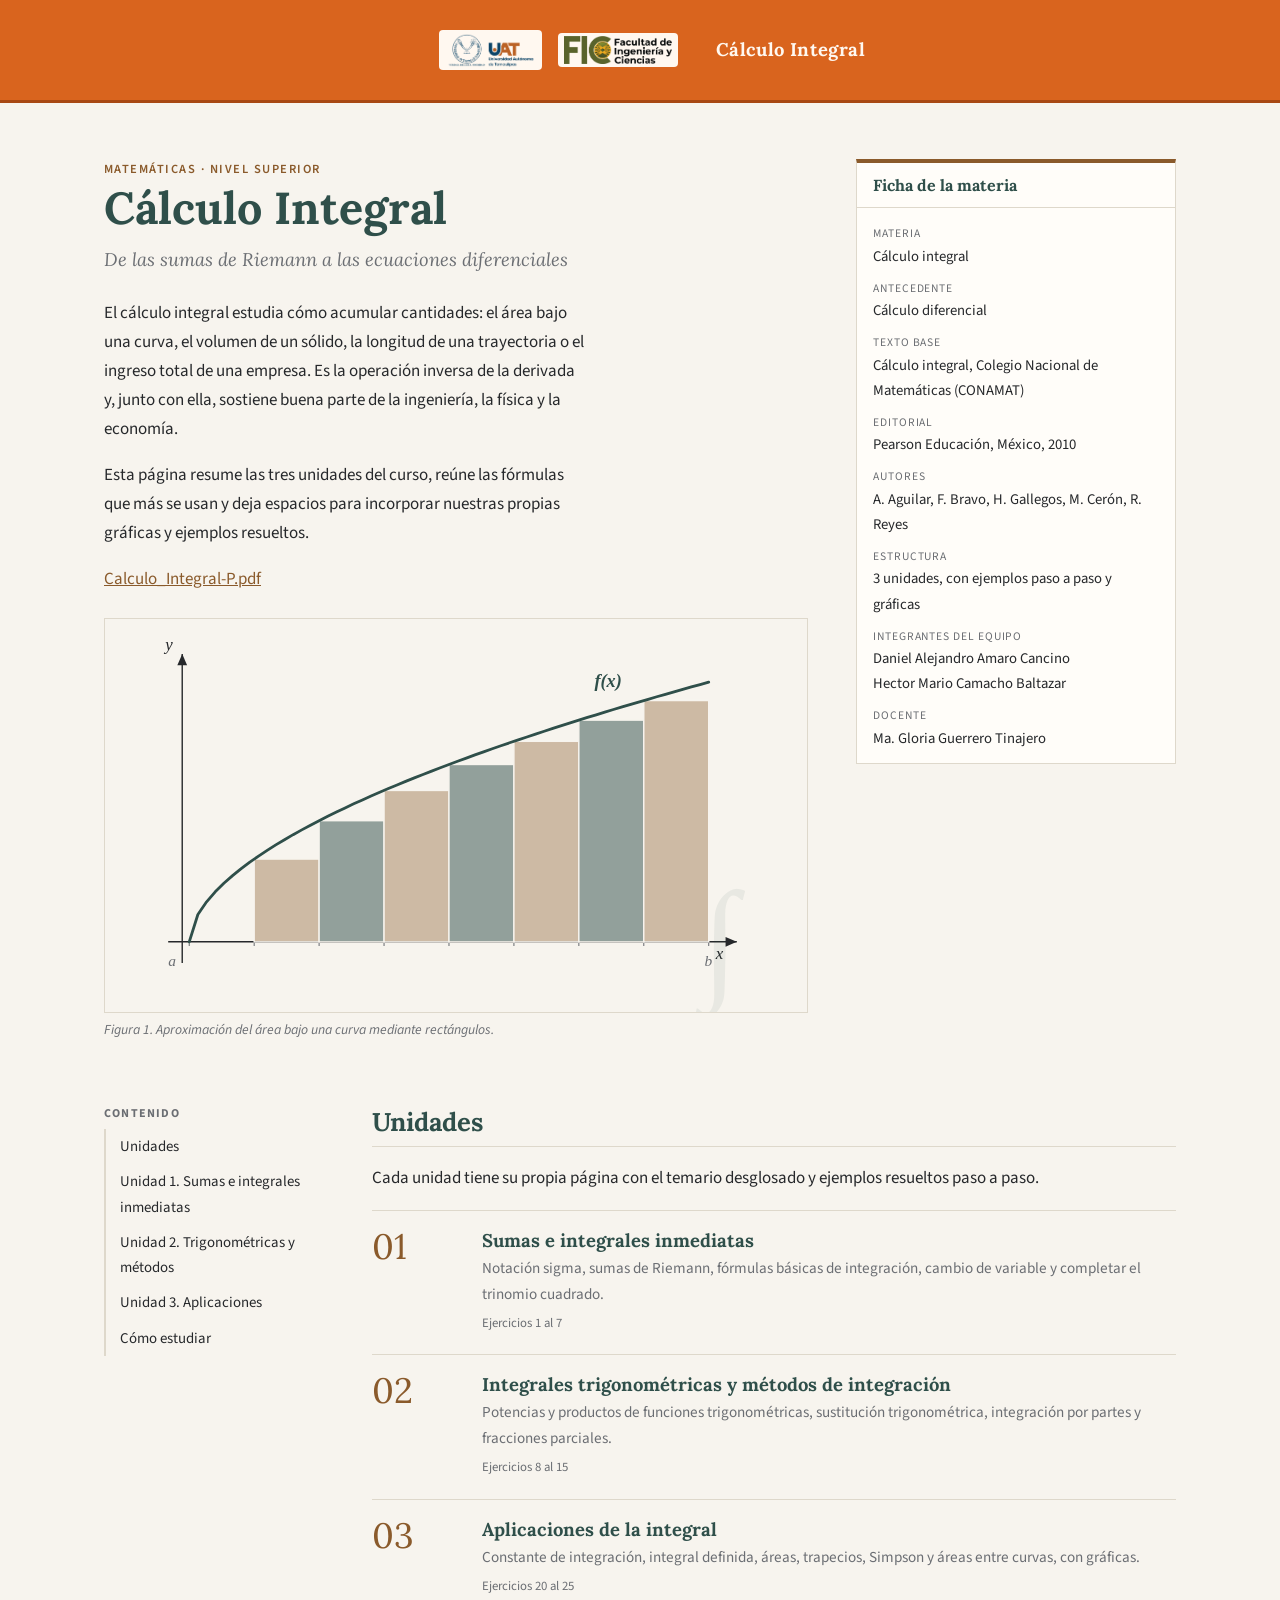
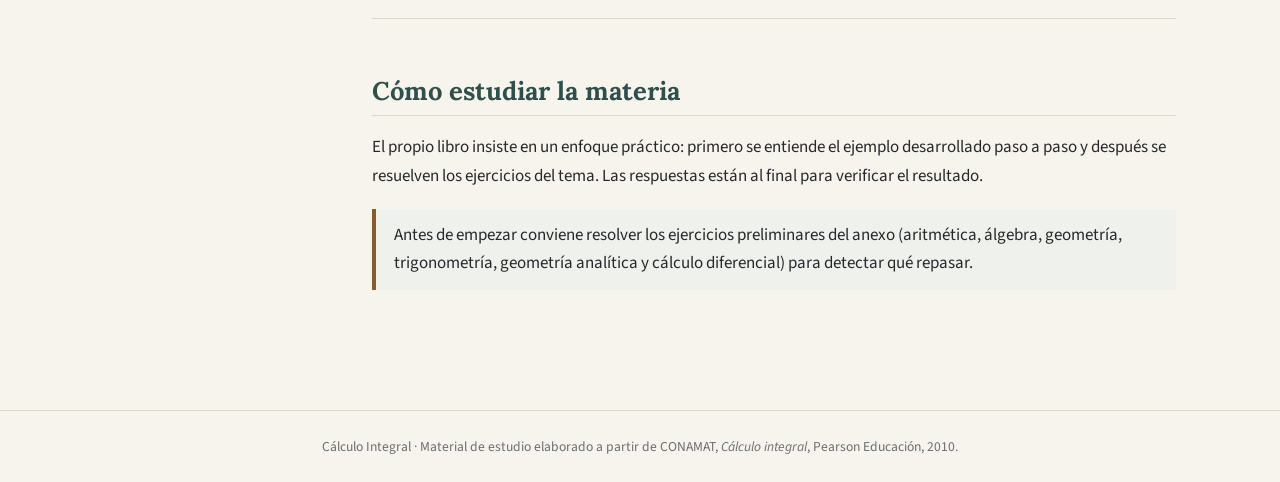
<file: index.html>
<!DOCTYPE html>
<html lang="es">
<head>
  <meta charset="UTF-8">
  <meta name="viewport" content="width=device-width, initial-scale=1">
  <title>Cálculo Integral · Apuntes de la materia</title>
  <link rel="preconnect" href="https://fonts.googleapis.com">
  <link href="https://fonts.googleapis.com/css2?family=Lora:ital,wght@0,400;0,600;0,700;1,400&family=Source+Sans+3:wght@400;500;600&display=swap" rel="stylesheet">
  <link rel="stylesheet" href="style.css">
</head>
<body>
  <header class="barra">
    <div>
      <div class="marca">
        <div class="logos">
          <img src="img/logo-uat.png" alt="Universidad Autónoma de Tamaulipas" style="height:40px">
          <img src="img/logo-fic.png" alt="Facultad de Ingeniería y Ciencias" style="height:34px">
        </div>
        <strong>Cálculo Integral</strong>
      </div>
    </div>
  </header>
  <!-- ===== PORTADA ===== -->
  <div class="portada">
    <div>
      <p class="cap">Matemáticas · Nivel superior</p>
      <h1>Cálculo Integral</h1>
      <p class="sub">De las sumas de Riemann a las ecuaciones diferenciales</p>
      <p>El cálculo integral estudia cómo acumular cantidades: el área bajo una curva, el volumen de un sólido, la longitud de una trayectoria o el ingreso total de una empresa. Es la operación inversa de la derivada y, junto con ella, sostiene buena parte de la ingeniería, la física y la economía.</p>
      <p>Esta página resume las tres unidades del curso, reúne las fórmulas que más se usan y deja espacios para incorporar nuestras propias gráficas y ejemplos resueltos.</p>
      <p><a href="Calculo_Integral-P.pdf" download>Calculo_Integral-P.pdf</a></p>
      <figure>
        <img src="img/portada.svg" alt="Diagrama de una suma de Riemann: rectángulos inscritos bajo una curva f(x), entre los puntos a y b" style="width:100%;height:auto;border:1px solid var(--linea);background:var(--papel)">
        <figcaption>Figura 1. Aproximación del área bajo una curva mediante rectángulos.</figcaption>
      </figure>
    </div>
    <aside class="ficha">
    <h2>Ficha de la materia</h2>
    <dl>
      <dt>Materia</dt><dd>Cálculo integral</dd>
      <dt>Antecedente</dt><dd>Cálculo diferencial</dd>
      <dt>Texto base</dt><dd>Cálculo integral, Colegio Nacional de Matemáticas (CONAMAT)</dd>
      <dt>Editorial</dt><dd>Pearson Educación, México, 2010</dd>
      <dt>Autores</dt><dd>A. Aguilar, F. Bravo, H. Gallegos, M. Cerón, R. Reyes</dd>
      <dt>Estructura</dt><dd>3 unidades, con ejemplos paso a paso y gráficas</dd>
      <dt>Integrantes del equipo</dt><dd>Daniel Alejandro Amaro Cancino <br>Hector Mario Camacho Baltazar</dd>
      <dt>Docente</dt><dd>Ma. Gloria Guerrero Tinajero</dd>
    </dl>
    </aside>
  </div>
  <div class="cuerpo">
    <nav class="indice">
      <h2>Contenido</h2>
      <ol>
        <li><a href="#temario">Unidades</a></li>
        <li><a href="unidad1.html">Unidad 1. Sumas e integrales inmediatas</a></li>
        <li><a href="unidad2.html">Unidad 2. Trigonométricas y métodos</a></li>
        <li><a href="unidad3.html">Unidad 3. Aplicaciones</a></li>
        <li><a href="#recomendaciones">Cómo estudiar</a></li>
      </ol>
    </nav>
    <main>
      <section id="temario">
        <h2>Unidades</h2>
        <p>Cada unidad tiene su propia página con el temario desglosado y ejemplos resueltos paso a paso.</p>
        <a class="tema" href="unidad1.html">
        <div class="num">01
        </div>
        <div>
          <h3>Sumas e integrales inmediatas</h3>
          <p>Notación sigma, sumas de Riemann, fórmulas básicas de integración, cambio de variable y completar el trinomio cuadrado.</p>
          <span class="pag">Ejercicios 1 al 7</span>
        </div></a>
        <a class="tema" href="unidad2.html">
        <div class="num">02
        </div>
        <div>
          <h3>Integrales trigonométricas y métodos de integración</h3>
          <p>Potencias y productos de funciones trigonométricas, sustitución trigonométrica, integración por partes y fracciones parciales.</p>
          <span class="pag">Ejercicios 8 al 15</span>
        </div></a>
        <a class="tema" href="unidad3.html">
        <div class="num">03
        </div>
        <div>
          <h3>Aplicaciones de la integral</h3>
          <p>Constante de integración, integral definida, áreas, trapecios, Simpson y áreas entre curvas, con gráficas.</p>
          <span class="pag">Ejercicios 20 al 25</span>
        </div></a>
      </section>
      <!-- ===== ESTUDIO ===== -->
      <section id="recomendaciones">
        <h2>Cómo estudiar la materia</h2>
        <p>El propio libro insiste en un enfoque práctico: primero se entiende el ejemplo desarrollado paso a paso y después se resuelven los ejercicios del tema. Las respuestas están al final para verificar el resultado.</p>
        <div class="nota">Antes de empezar conviene resolver los ejercicios preliminares del anexo (aritmética, álgebra, geometría, trigonometría, geometría analítica y cálculo diferencial) para detectar qué repasar.
        </div>
      </section>
    </main>
  </div>
  <footer>Cálculo Integral · Material de estudio elaborado a partir de CONAMAT, <i>Cálculo integral</i>, Pearson Educación, 2010.
  </footer>
</body>
</html>
</file>
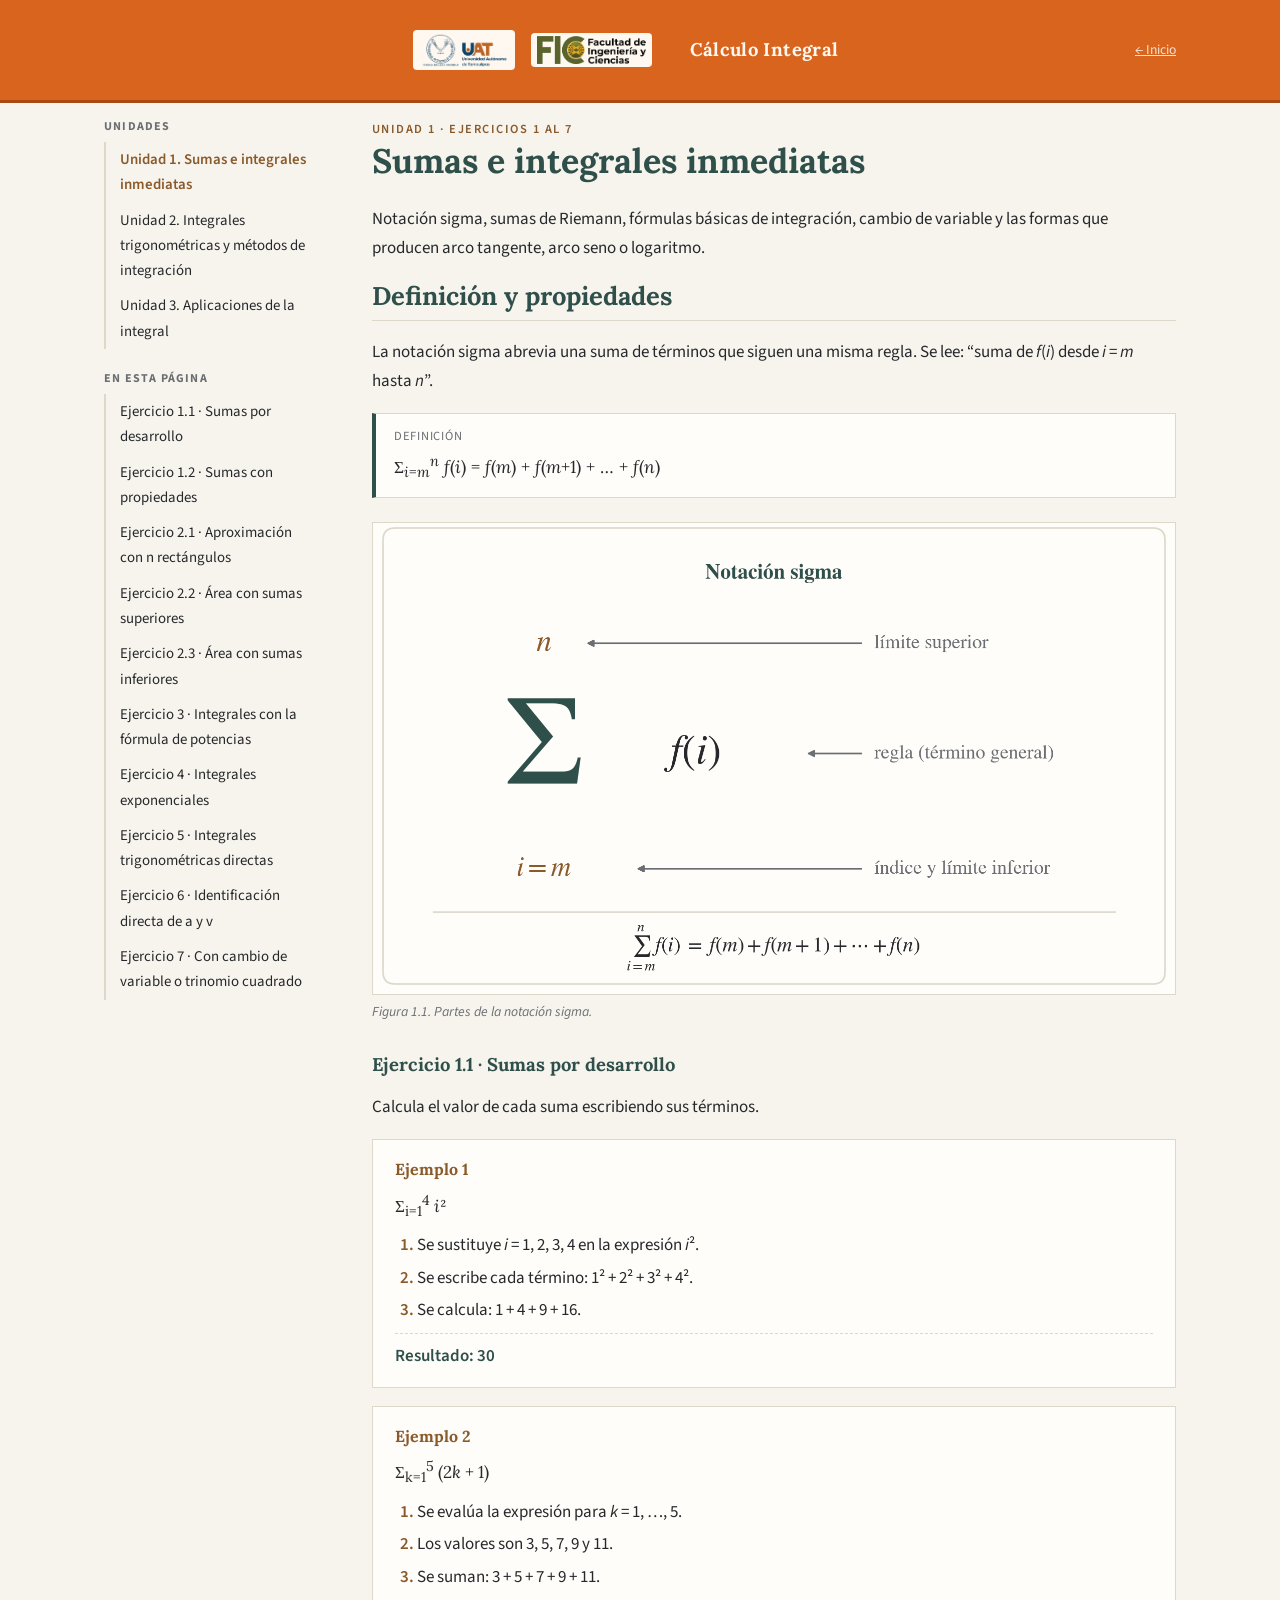
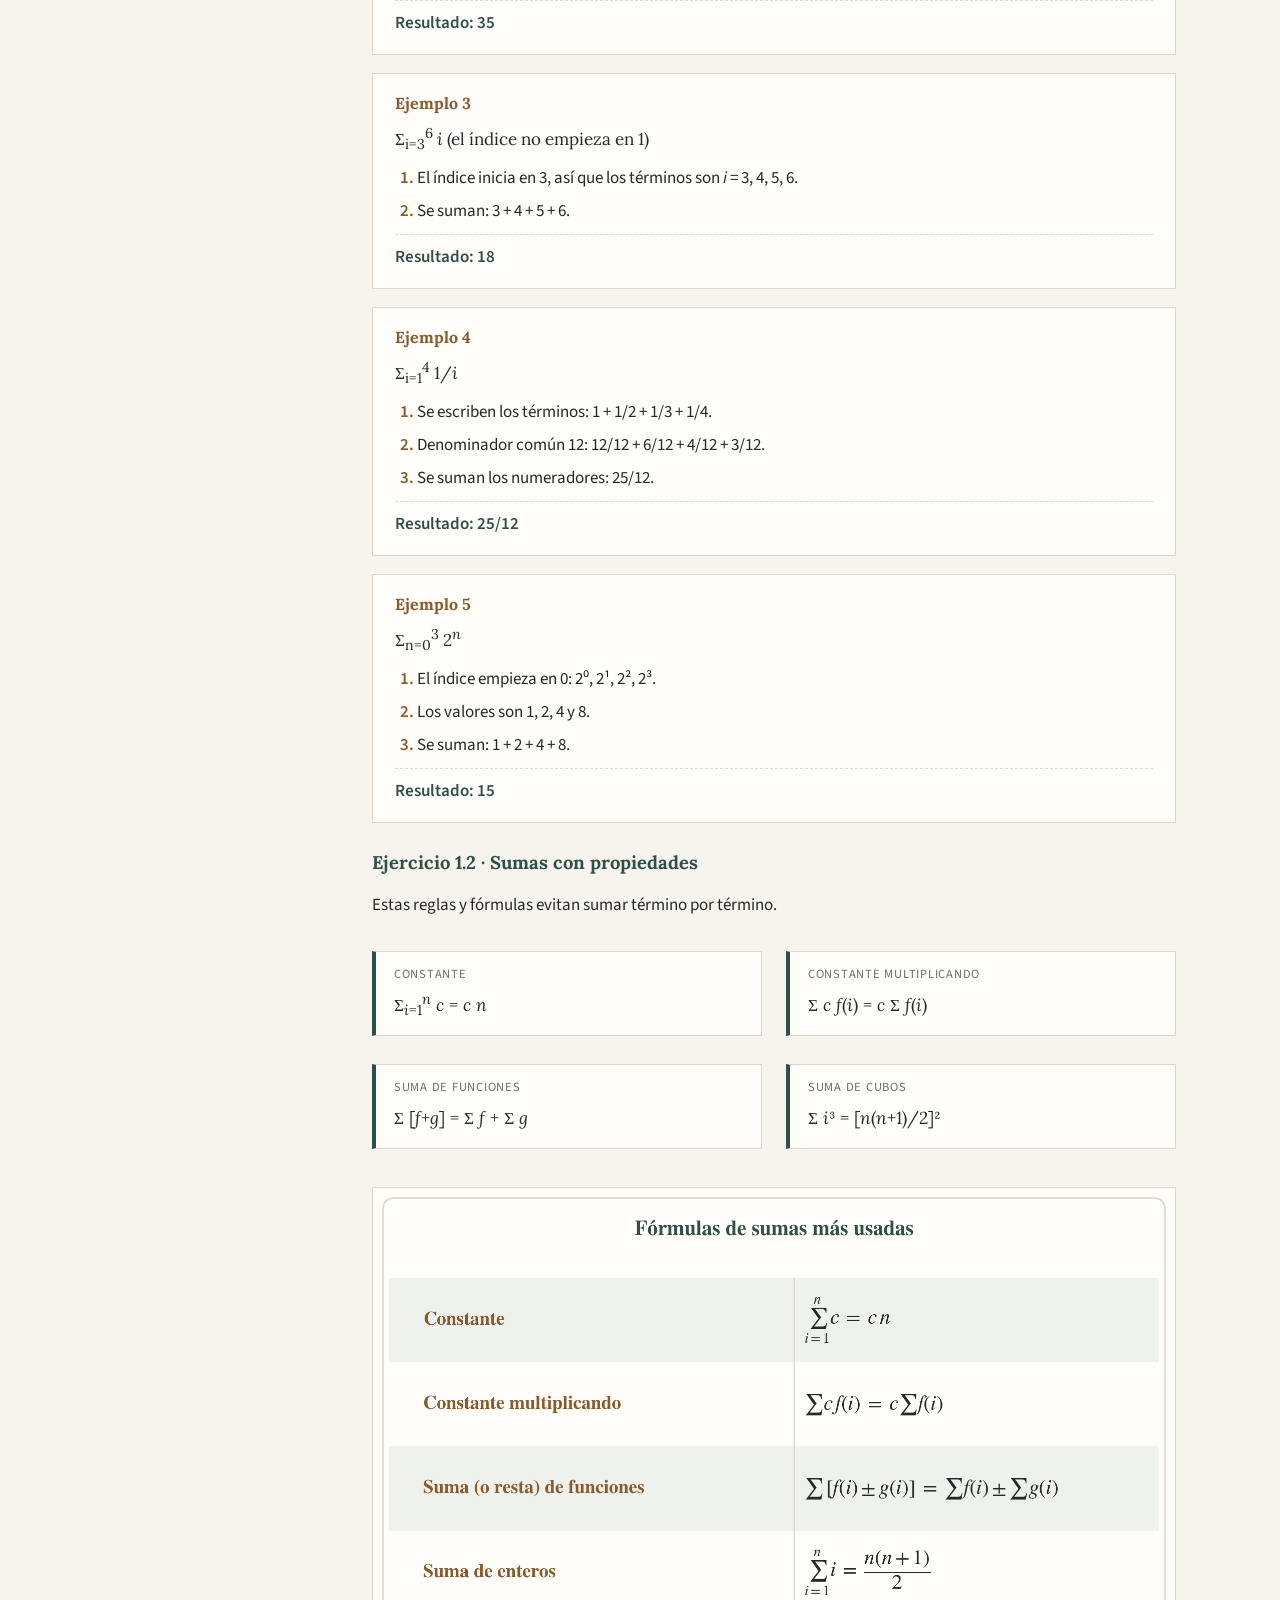
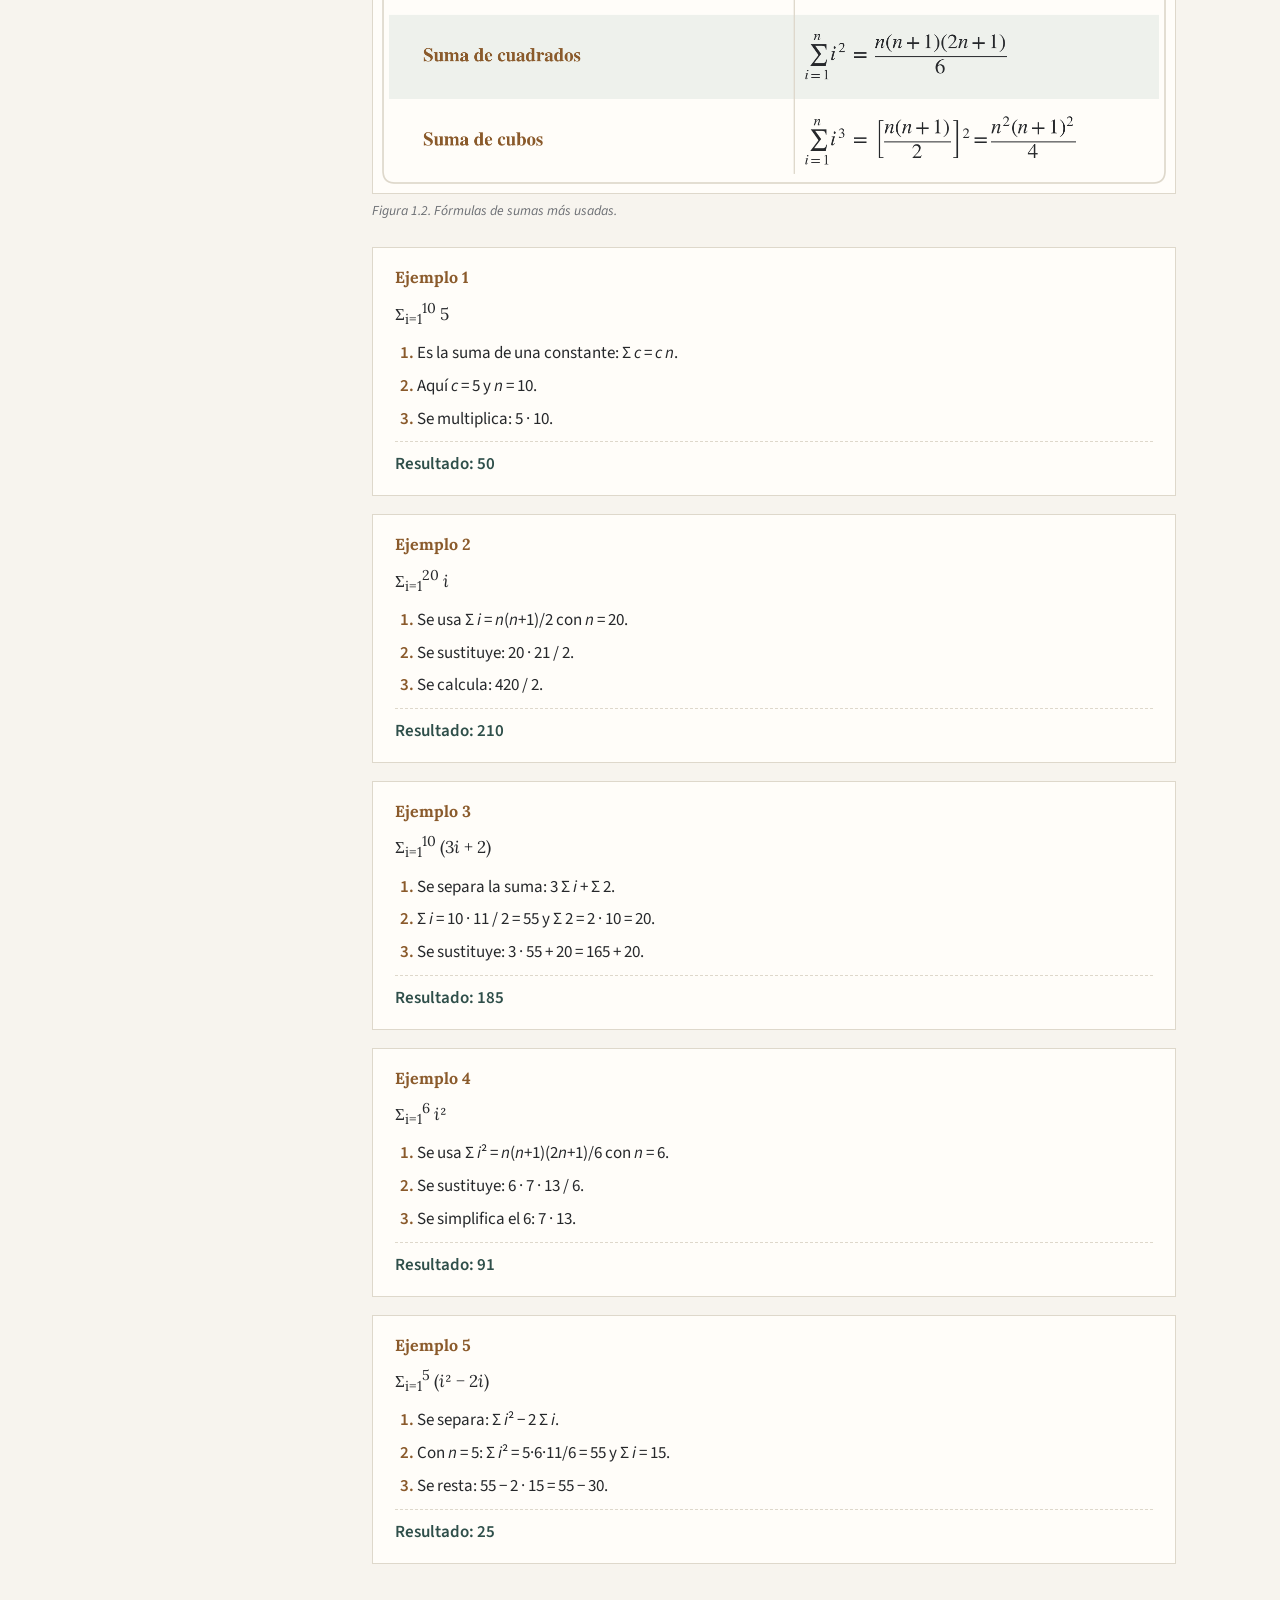
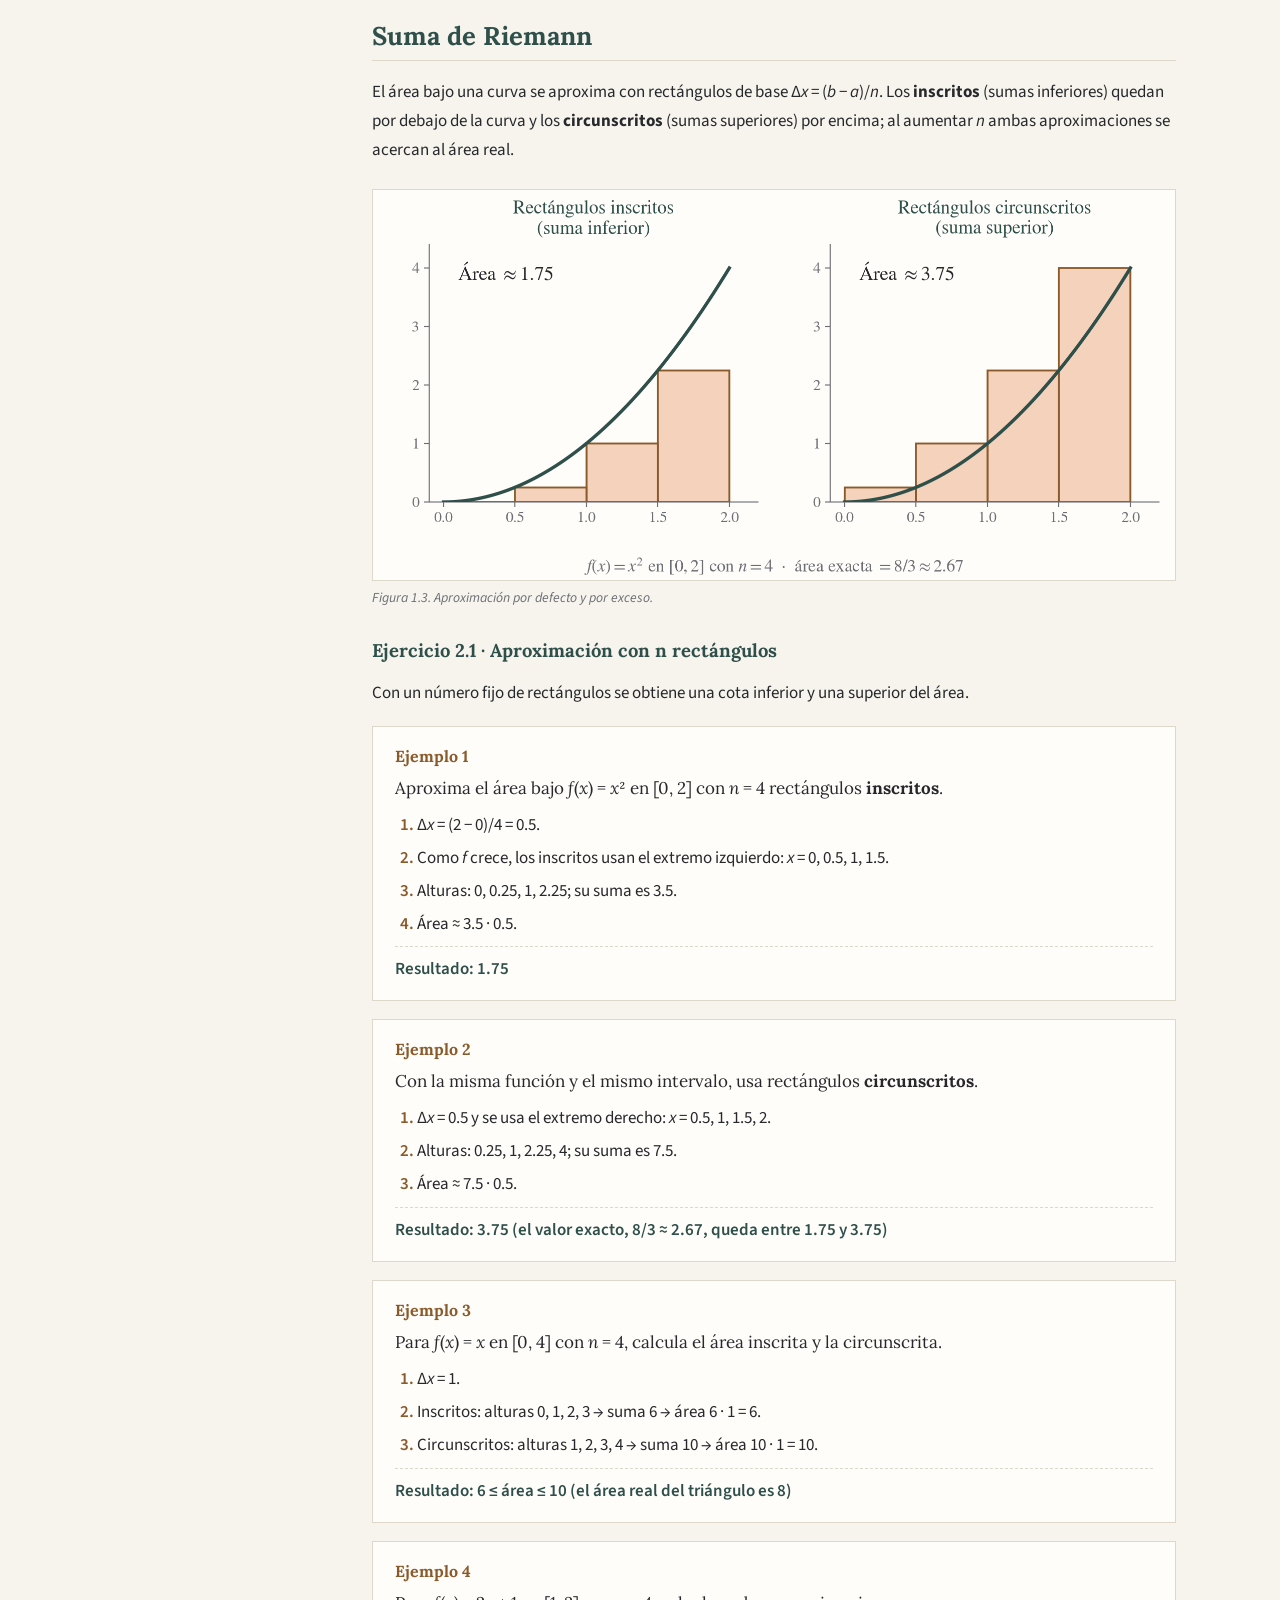
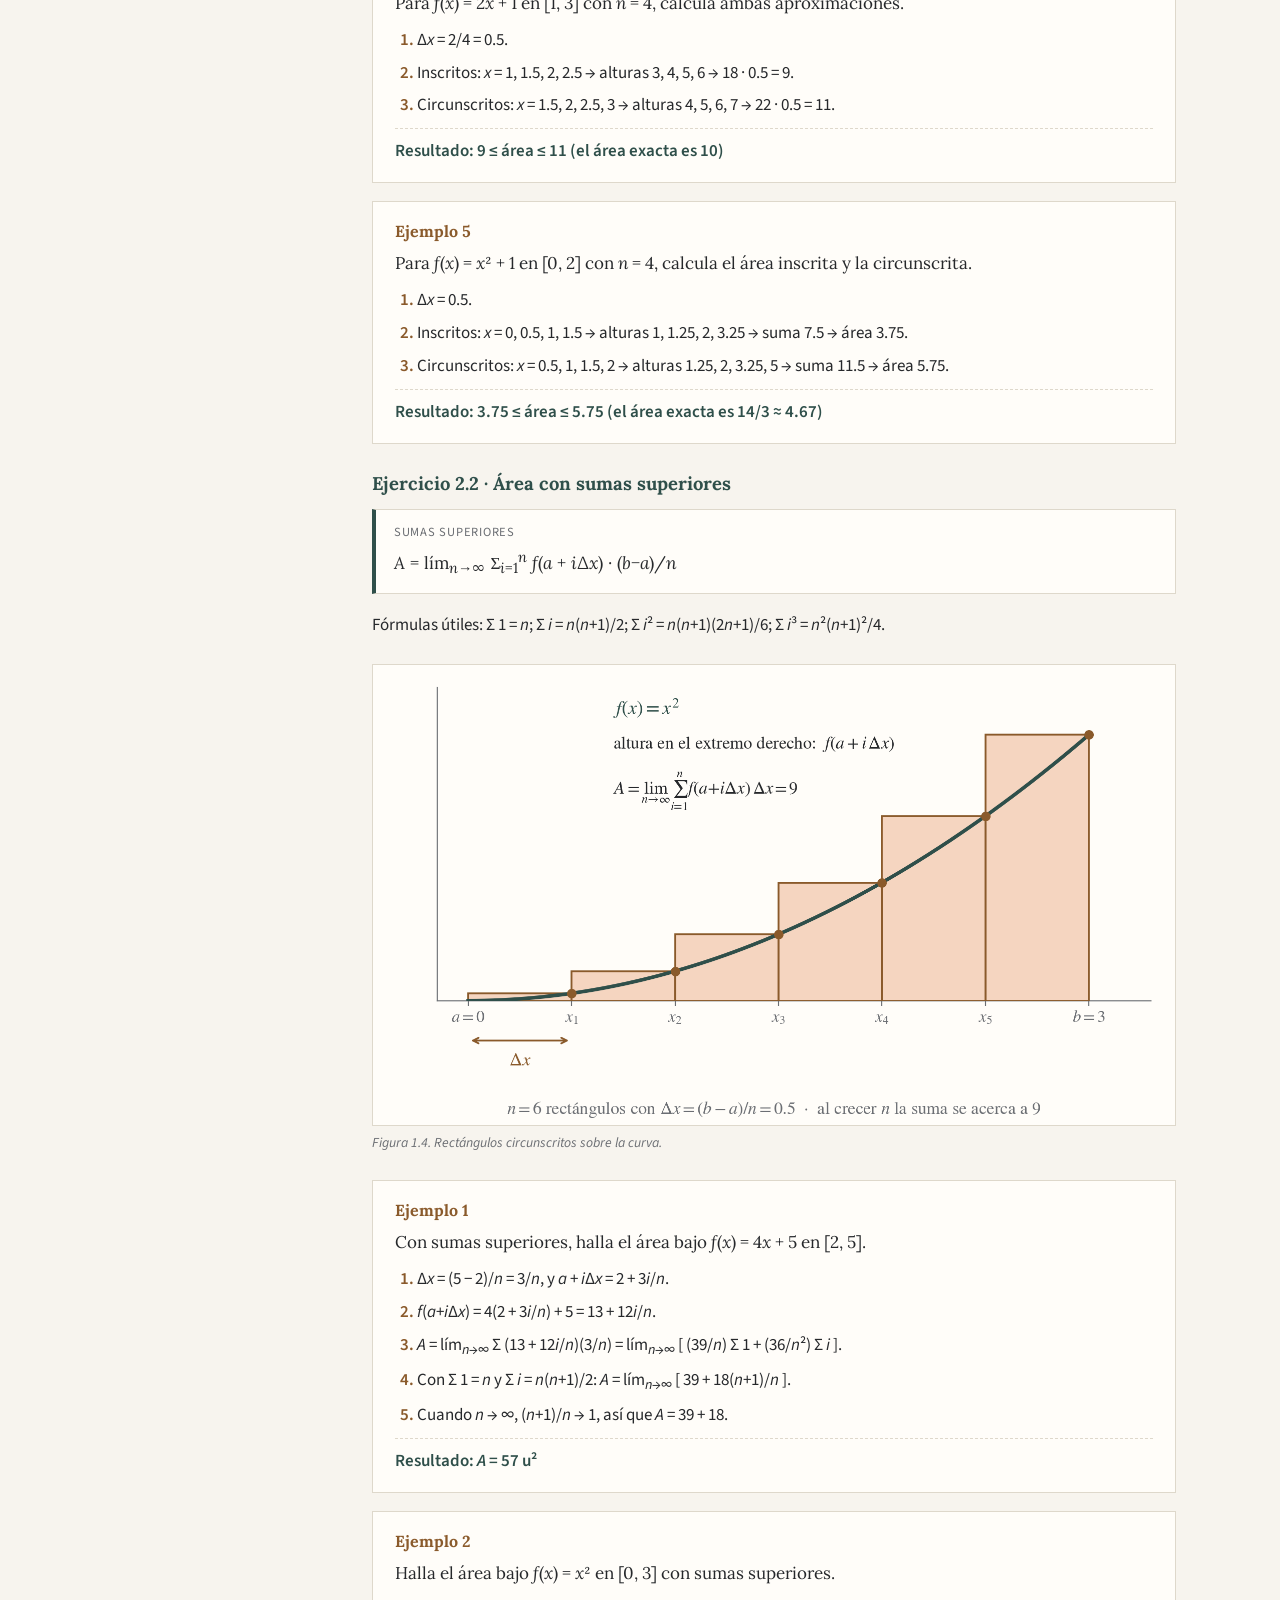
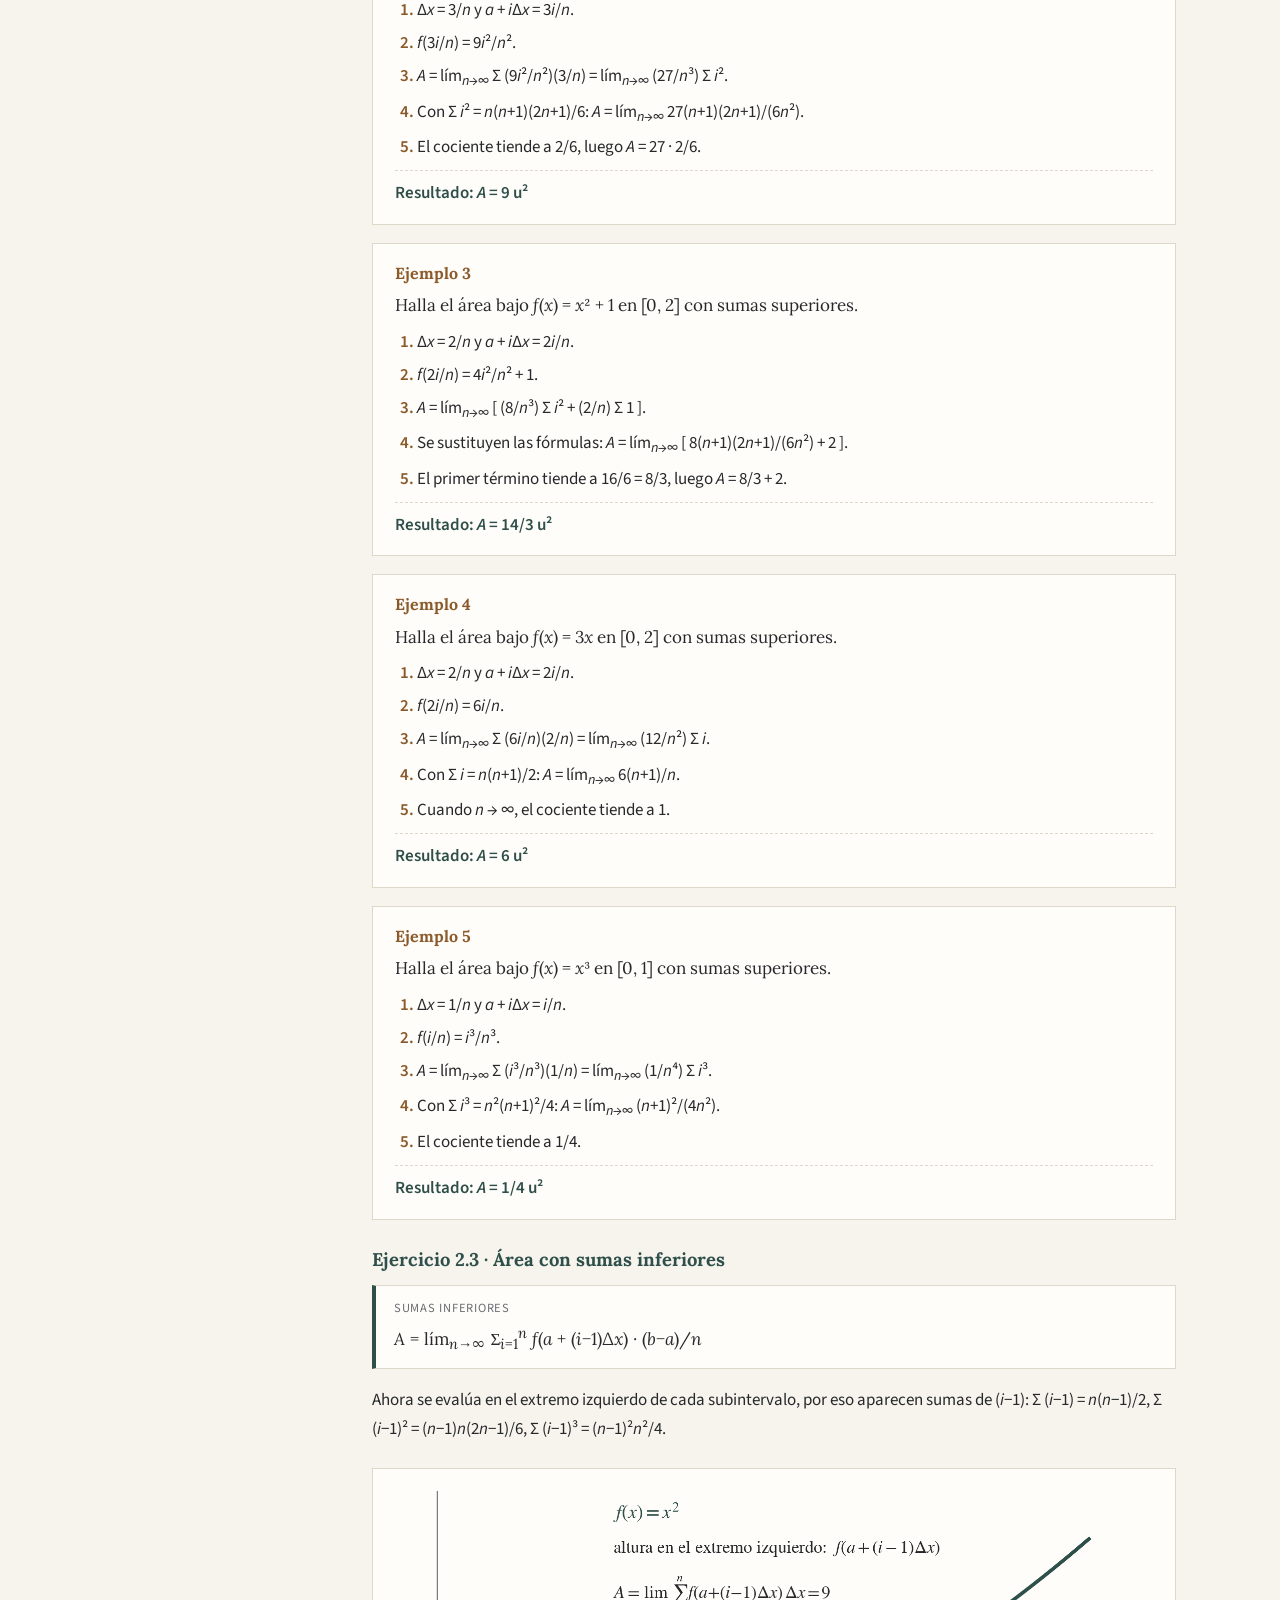
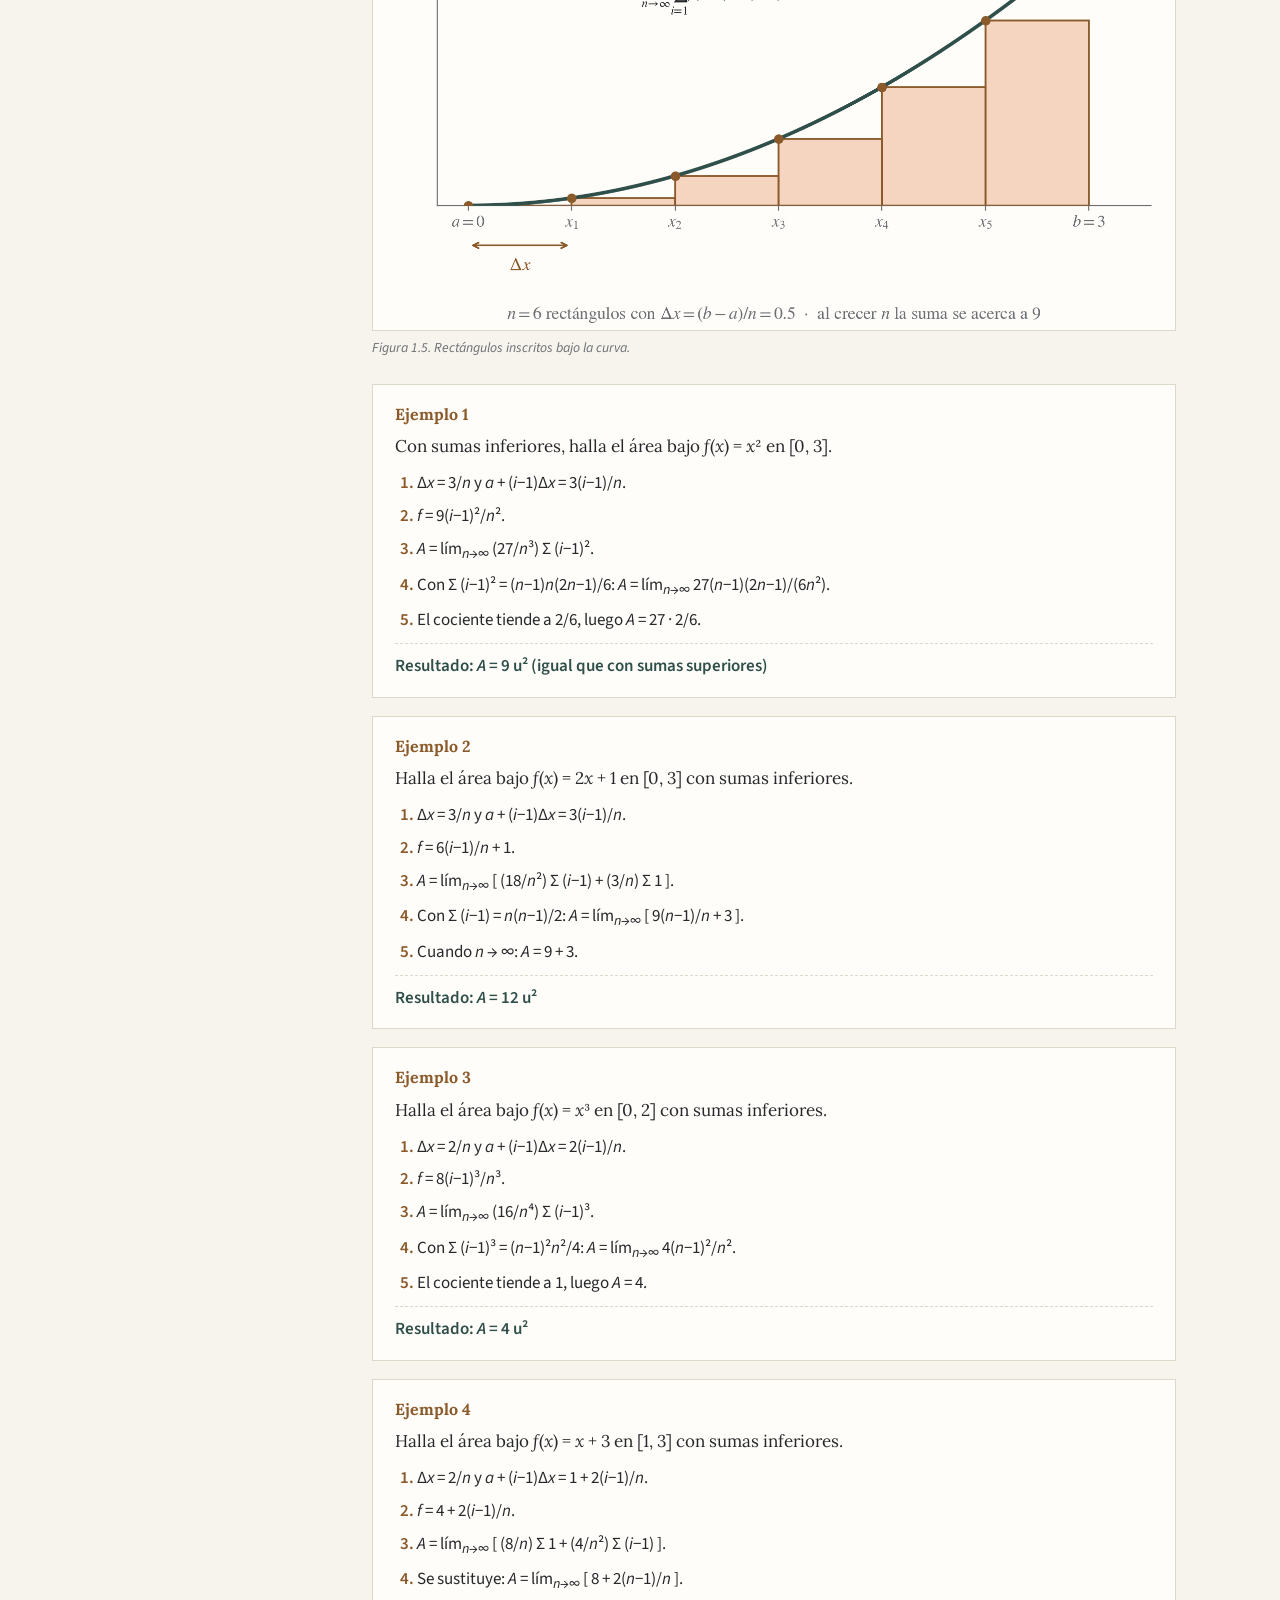
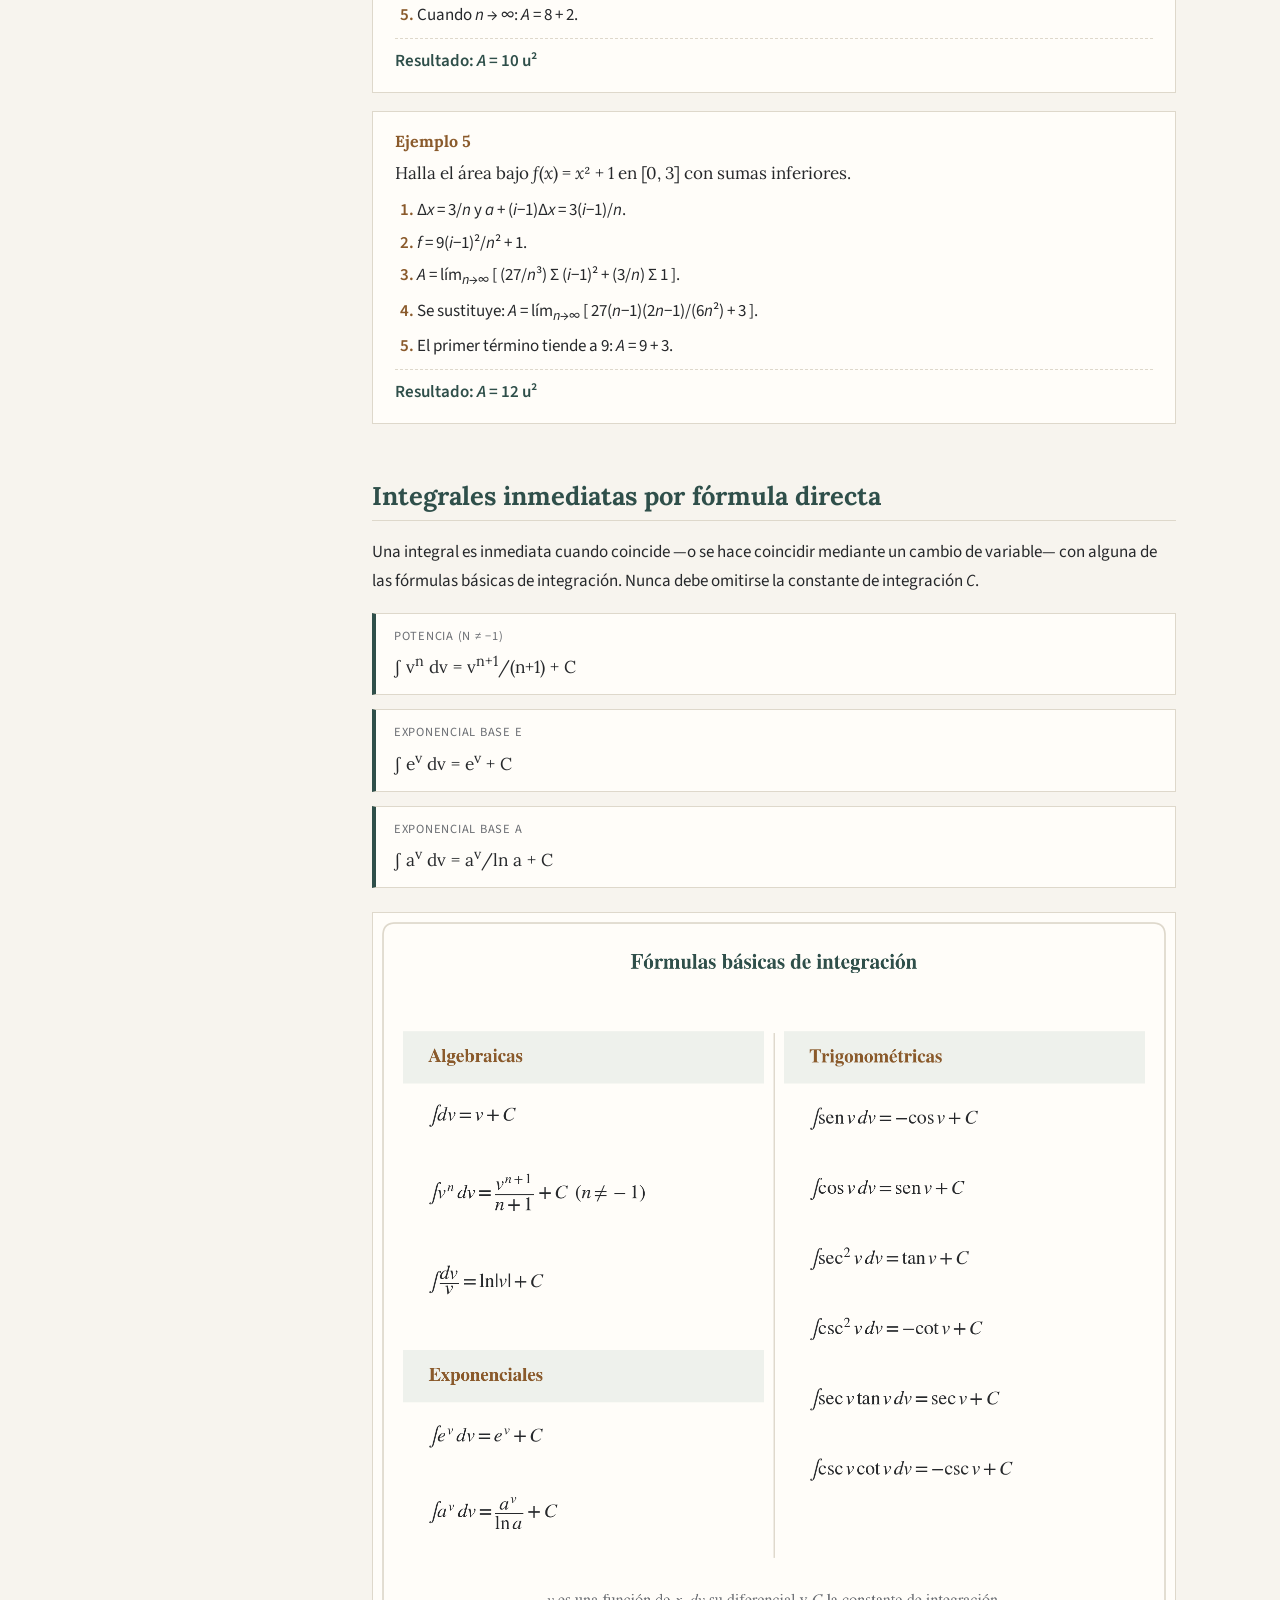
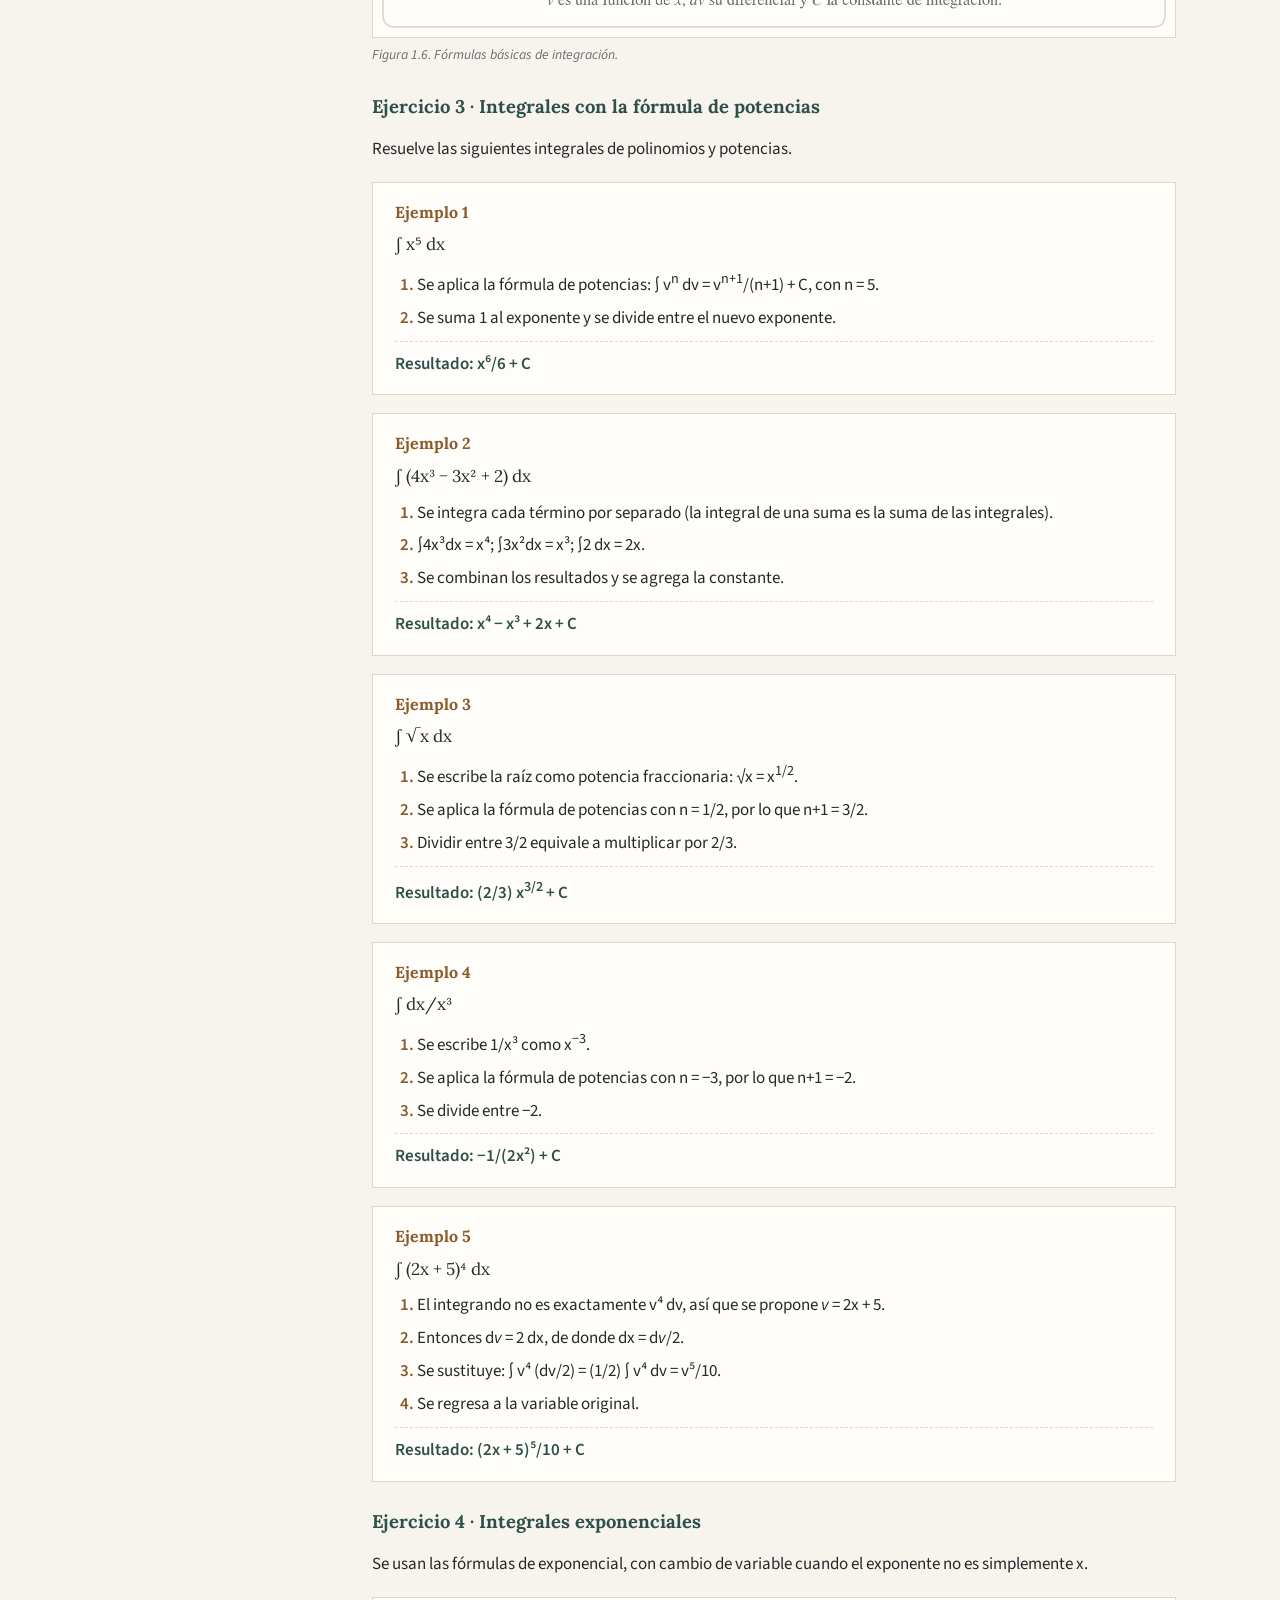
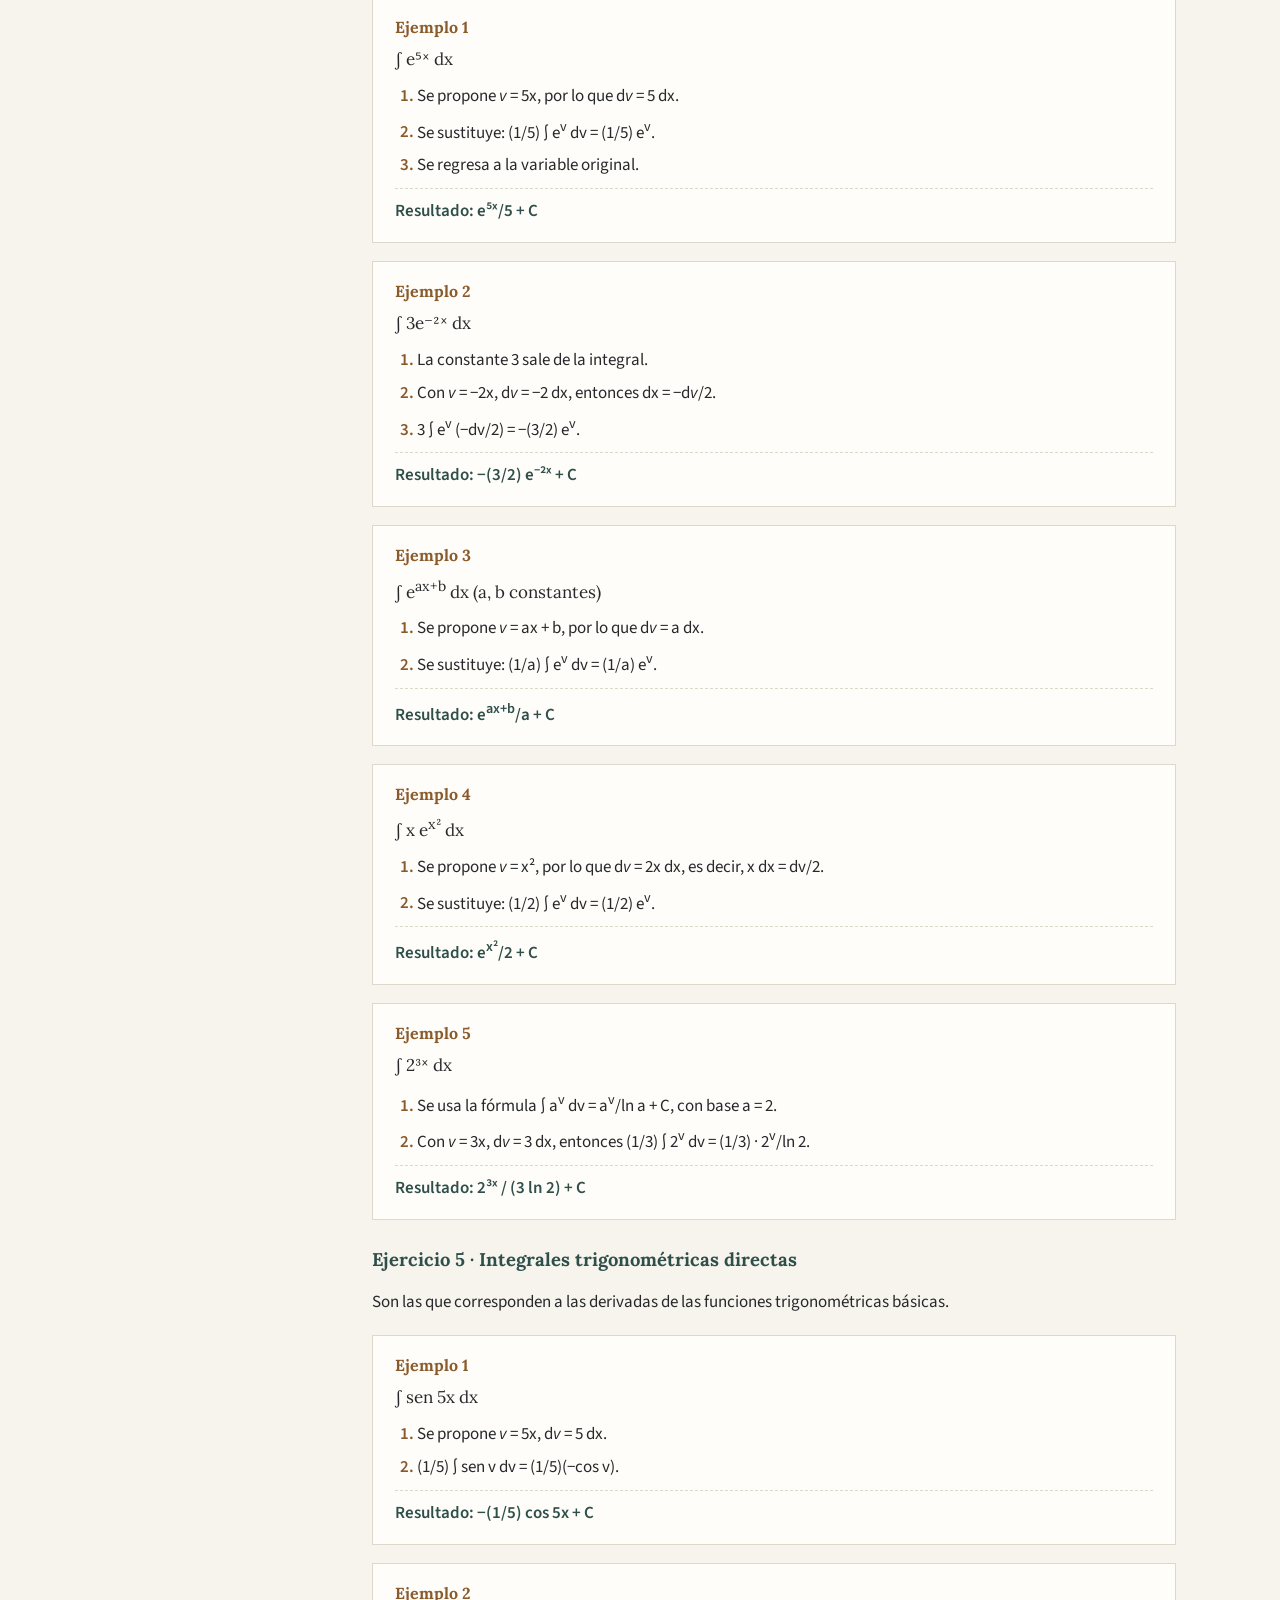
<file: unidad1.html>
<!DOCTYPE html><html lang="es"><head><meta charset="UTF-8"><meta name="viewport" content="width=device-width, initial-scale=1"><title>Unidad 1 · Sumas e integrales inmediatas</title><link href="https://fonts.googleapis.com/css2?family=Lora:ital,wght@0,400;0,600;0,700;1,400&family=Source+Sans+3:wght@400;500;600&display=swap" rel="stylesheet"><link rel="stylesheet" href="style.css"></head><body>
  <header class="barra">
    <div>
      <div class="marca">
        <div class="logos">
          <img alt="Universidad Autónoma de Tamaulipas" src="img/logo-uat.png" style="height:40px"/>
          <img alt="Facultad de Ingeniería y Ciencias" src="img/logo-fic.png" style="height:34px"/>
        </div>
        <strong><a href="index.html" style="color:inherit;text-decoration:none">Cálculo Integral</a></strong>
      </div><span><a href="index.html" style="color:inherit">← Inicio</a></span>
    </div>
  </header>
  <div class="cuerpo">
    <nav class="indice">
      <h2>Unidades</h2>
      <ol>
        <li><a class="act" href="unidad1.html">Unidad 1. Sumas e integrales inmediatas</a></li>
        <li><a href="unidad2.html">Unidad 2. Integrales trigonométricas y métodos de integración</a></li>
        <li><a href="unidad3.html">Unidad 3. Aplicaciones de la integral</a></li>
      </ol>
      <h2 class="sep">En esta página</h2>
      <ol>
        <li><a href="#s1">Ejercicio 1.1 · Sumas por desarrollo</a></li>
        <li><a href="#s2">Ejercicio 1.2 · Sumas con propiedades</a></li>
        <li><a href="#s3">Ejercicio 2.1 · Aproximación con n rectángulos</a></li>
        <li><a href="#s4">Ejercicio 2.2 · Área con sumas superiores</a></li>
        <li><a href="#s5">Ejercicio 2.3 · Área con sumas inferiores</a></li>
        <li><a href="#s6">Ejercicio 3 · Integrales con la fórmula de potencias</a></li>
        <li><a href="#s7">Ejercicio 4 · Integrales exponenciales</a></li>
        <li><a href="#s8">Ejercicio 5 · Integrales trigonométricas directas</a></li>
        <li><a href="#s9">Ejercicio 6 · Identificación directa de a y v</a></li>
        <li><a href="#s10">Ejercicio 7 · Con cambio de variable o trinomio cuadrado</a></li>
      </ol>
    </nav>
    <main>
      <p class="cap">Unidad 1 · Ejercicios 1 al 7</p>
      <h1 style="margin-top:0">Sumas e integrales inmediatas</h1>
      <p>Notación sigma, sumas de Riemann, fórmulas básicas de integración, cambio de variable y las formas que producen arco tangente, arco seno o logaritmo.</p>
      <section>
        <h2>Definición y propiedades</h2>
        <p>La notación sigma abrevia una suma de términos que siguen una misma regla. Se lee: “suma de <i>f</i>(<i>i</i>) desde <i>i</i> = <i>m</i> hasta <i>n</i>”.</p>
        <div class="formula"><small>Definición</small>Σ<sub><i>i</i>=<i>m</i></sub><sup><i>n</i></sup> <i>f</i>(<i>i</i>) = <i>f</i>(<i>m</i>) + <i>f</i>(<i>m</i>+1) + … + <i>f</i>(<i>n</i>)
        </div>
        <figure>
          <img alt="Esquema de la notación sigma (límite inferior, superior y regla)" src="img/fig1-1.png"/>
          <figcaption>Figura 1.1. Partes de la notación sigma.</figcaption>
        </figure>
        <h3 id="s1">Ejercicio 1.1 · Sumas por desarrollo</h3>
        <p>Calcula el valor de cada suma escribiendo sus términos.</p>
        <div class="ejemplo">
          <h4>Ejemplo 1</h4>
          <p class="enun">Σ<sub>i=1</sub><sup>4</sup> <i>i</i>²</p>
          <ol class="pasos">
            <li>Se sustituye <i>i</i> = 1, 2, 3, 4 en la expresión <i>i</i>².</li>
            <li>Se escribe cada término: 1² + 2² + 3² + 4².</li>
            <li>Se calcula: 1 + 4 + 9 + 16.</li>
          </ol>
          <p class="res">Resultado: 30</p>
        </div>
        <div class="ejemplo">
          <h4>Ejemplo 2</h4>
          <p class="enun">Σ<sub>k=1</sub><sup>5</sup> (2<i>k</i> + 1)</p>
          <ol class="pasos">
            <li>Se evalúa la expresión para <i>k</i> = 1, …, 5.</li>
            <li>Los valores son 3, 5, 7, 9 y 11.</li>
            <li>Se suman: 3 + 5 + 7 + 9 + 11.</li>
          </ol>
          <p class="res">Resultado: 35</p>
        </div>
        <div class="ejemplo">
          <h4>Ejemplo 3</h4>
          <p class="enun">Σ<sub>i=3</sub><sup>6</sup> <i>i</i> (el índice no empieza en 1)</p>
          <ol class="pasos">
            <li>El índice inicia en 3, así que los términos son <i>i</i> = 3, 4, 5, 6.</li>
            <li>Se suman: 3 + 4 + 5 + 6.</li>
          </ol>
          <p class="res">Resultado: 18</p>
        </div>
        <div class="ejemplo">
          <h4>Ejemplo 4</h4>
          <p class="enun">Σ<sub>i=1</sub><sup>4</sup> 1/<i>i</i></p>
          <ol class="pasos">
            <li>Se escriben los términos: 1 + 1/2 + 1/3 + 1/4.</li>
            <li>Denominador común 12: 12/12 + 6/12 + 4/12 + 3/12.</li>
            <li>Se suman los numeradores: 25/12.</li>
          </ol>
          <p class="res">Resultado: 25/12</p>
        </div>
        <div class="ejemplo">
          <h4>Ejemplo 5</h4>
          <p class="enun">Σ<sub>n=0</sub><sup>3</sup> 2<sup><i>n</i></sup></p>
          <ol class="pasos">
            <li>El índice empieza en 0: 2⁰, 2¹, 2², 2³.</li>
            <li>Los valores son 1, 2, 4 y 8.</li>
            <li>Se suman: 1 + 2 + 4 + 8.</li>
          </ol>
          <p class="res">Resultado: 15</p>
        </div>
        <h3 id="s2">Ejercicio 1.2 · Sumas con propiedades</h3>
        <p>Estas reglas y fórmulas evitan sumar término por término.</p>
        <div class="cols">
          <div class="formula"><small>Constante</small>Σ<sub><i>i</i>=1</sub><sup><i>n</i></sup> <i>c</i> = <i>c n</i>
          </div>
          <div class="formula"><small>Constante multiplicando</small>Σ<sub></sub><sup></sup> <i>c f</i>(<i>i</i>) = <i>c</i> Σ<sub></sub><sup></sup> <i>f</i>(<i>i</i>)
          </div>
          <div class="formula"><small>Suma de funciones</small>Σ<sub></sub><sup></sup> [<i>f</i>+<i>g</i>] = Σ<sub></sub><sup></sup> <i>f</i> + Σ<sub></sub><sup></sup> <i>g</i>
          </div>
          <div class="formula"><small>Suma de cubos</small>Σ<sub></sub><sup></sup> <i>i</i>³ = [<i>n</i>(<i>n</i>+1)/2]²
          </div>
        </div>
        <figure>
          <img alt="Tabla resumen de las fórmulas de sumas" src="img/fig1-2.png"/>
          <figcaption>Figura 1.2. Fórmulas de sumas más usadas.</figcaption>
        </figure>
        <div class="ejemplo">
          <h4>Ejemplo 1</h4>
          <p class="enun">Σ<sub>i=1</sub><sup>10</sup> 5</p>
          <ol class="pasos">
            <li>Es la suma de una constante: Σ <i>c</i> = <i>c n</i>.</li>
            <li>Aquí <i>c</i> = 5 y <i>n</i> = 10.</li>
            <li>Se multiplica: 5 · 10.</li>
          </ol>
          <p class="res">Resultado: 50</p>
        </div>
        <div class="ejemplo">
          <h4>Ejemplo 2</h4>
          <p class="enun">Σ<sub>i=1</sub><sup>20</sup> <i>i</i></p>
          <ol class="pasos">
            <li>Se usa Σ <i>i</i> = <i>n</i>(<i>n</i>+1)/2 con <i>n</i> = 20.</li>
            <li>Se sustituye: 20 · 21 / 2.</li>
            <li>Se calcula: 420 / 2.</li>
          </ol>
          <p class="res">Resultado: 210</p>
        </div>
        <div class="ejemplo">
          <h4>Ejemplo 3</h4>
          <p class="enun">Σ<sub>i=1</sub><sup>10</sup> (3<i>i</i> + 2)</p>
          <ol class="pasos">
            <li>Se separa la suma: 3 Σ <i>i</i> + Σ 2.</li>
            <li>Σ <i>i</i> = 10 · 11 / 2 = 55 y Σ 2 = 2 · 10 = 20.</li>
            <li>Se sustituye: 3 · 55 + 20 = 165 + 20.</li>
          </ol>
          <p class="res">Resultado: 185</p>
        </div>
        <div class="ejemplo">
          <h4>Ejemplo 4</h4>
          <p class="enun">Σ<sub>i=1</sub><sup>6</sup> <i>i</i>²</p>
          <ol class="pasos">
            <li>Se usa Σ <i>i</i>² = <i>n</i>(<i>n</i>+1)(2<i>n</i>+1)/6 con <i>n</i> = 6.</li>
            <li>Se sustituye: 6 · 7 · 13 / 6.</li>
            <li>Se simplifica el 6: 7 · 13.</li>
          </ol>
          <p class="res">Resultado: 91</p>
        </div>
        <div class="ejemplo">
          <h4>Ejemplo 5</h4>
          <p class="enun">Σ<sub>i=1</sub><sup>5</sup> (<i>i</i>² − 2<i>i</i>)</p>
          <ol class="pasos">
            <li>Se separa: Σ <i>i</i>² − 2 Σ <i>i</i>.</li>
            <li>Con <i>n</i> = 5: Σ <i>i</i>² = 5·6·11/6 = 55 y Σ <i>i</i> = 15.</li>
            <li>Se resta: 55 − 2 · 15 = 55 − 30.</li>
          </ol>
          <p class="res">Resultado: 25</p>
        </div>
      </section>
      <section>
        <h2>Suma de Riemann</h2>
        <p>El área bajo una curva se aproxima con rectángulos de base Δ<i>x</i> = (<i>b</i> − <i>a</i>)/<i>n</i>. Los <b>inscritos</b> (sumas inferiores) quedan por debajo de la curva y los <b>circunscritos</b> (sumas superiores) por encima; al aumentar <i>n</i> ambas aproximaciones se acercan al área real.</p>
        <figure>
          <img alt="Rectángulos inscritos y circunscritos sobre una misma curva" src="img/fig1-3.png"/>
          <figcaption>Figura 1.3. Aproximación por defecto y por exceso.</figcaption>
        </figure>
        <h3 id="s3">Ejercicio 2.1 · Aproximación con n rectángulos</h3>
        <p>Con un número fijo de rectángulos se obtiene una cota inferior y una superior del área.</p>
        <div class="ejemplo">
          <h4>Ejemplo 1</h4>
          <p class="enun">Aproxima el área bajo <i>f</i>(<i>x</i>) = <i>x</i>² en [0, 2] con <i>n</i> = 4 rectángulos <b>inscritos</b>.</p>
          <ol class="pasos">
            <li>Δ<i>x</i> = (2 − 0)/4 = 0.5.</li>
            <li>Como <i>f</i> crece, los inscritos usan el extremo izquierdo: <i>x</i> = 0, 0.5, 1, 1.5.</li>
            <li>Alturas: 0, 0.25, 1, 2.25; su suma es 3.5.</li>
            <li>Área ≈ 3.5 · 0.5.</li>
          </ol>
          <p class="res">Resultado: 1.75</p>
        </div>
        <div class="ejemplo">
          <h4>Ejemplo 2</h4>
          <p class="enun">Con la misma función y el mismo intervalo, usa rectángulos <b>circunscritos</b>.</p>
          <ol class="pasos">
            <li>Δ<i>x</i> = 0.5 y se usa el extremo derecho: <i>x</i> = 0.5, 1, 1.5, 2.</li>
            <li>Alturas: 0.25, 1, 2.25, 4; su suma es 7.5.</li>
            <li>Área ≈ 7.5 · 0.5.</li>
          </ol>
          <p class="res">Resultado: 3.75 (el valor exacto, 8/3 ≈ 2.67, queda entre 1.75 y 3.75)</p>
        </div>
        <div class="ejemplo">
          <h4>Ejemplo 3</h4>
          <p class="enun">Para <i>f</i>(<i>x</i>) = <i>x</i> en [0, 4] con <i>n</i> = 4, calcula el área inscrita y la circunscrita.</p>
          <ol class="pasos">
            <li>Δ<i>x</i> = 1.</li>
            <li>Inscritos: alturas 0, 1, 2, 3 → suma 6 → área 6 · 1 = 6.</li>
            <li>Circunscritos: alturas 1, 2, 3, 4 → suma 10 → área 10 · 1 = 10.</li>
          </ol>
          <p class="res">Resultado: 6 ≤ área ≤ 10 (el área real del triángulo es 8)</p>
        </div>
        <div class="ejemplo">
          <h4>Ejemplo 4</h4>
          <p class="enun">Para <i>f</i>(<i>x</i>) = 2<i>x</i> + 1 en [1, 3] con <i>n</i> = 4, calcula ambas aproximaciones.</p>
          <ol class="pasos">
            <li>Δ<i>x</i> = 2/4 = 0.5.</li>
            <li>Inscritos: <i>x</i> = 1, 1.5, 2, 2.5 → alturas 3, 4, 5, 6 → 18 · 0.5 = 9.</li>
            <li>Circunscritos: <i>x</i> = 1.5, 2, 2.5, 3 → alturas 4, 5, 6, 7 → 22 · 0.5 = 11.</li>
          </ol>
          <p class="res">Resultado: 9 ≤ área ≤ 11 (el área exacta es 10)</p>
        </div>
        <div class="ejemplo">
          <h4>Ejemplo 5</h4>
          <p class="enun">Para <i>f</i>(<i>x</i>) = <i>x</i>² + 1 en [0, 2] con <i>n</i> = 4, calcula el área inscrita y la circunscrita.</p>
          <ol class="pasos">
            <li>Δ<i>x</i> = 0.5.</li>
            <li>Inscritos: <i>x</i> = 0, 0.5, 1, 1.5 → alturas 1, 1.25, 2, 3.25 → suma 7.5 → área 3.75.</li>
            <li>Circunscritos: <i>x</i> = 0.5, 1, 1.5, 2 → alturas 1.25, 2, 3.25, 5 → suma 11.5 → área 5.75.</li>
          </ol>
          <p class="res">Resultado: 3.75 ≤ área ≤ 5.75 (el área exacta es 14/3 ≈ 4.67)</p>
        </div>
        <h3 id="s4">Ejercicio 2.2 · Área con sumas superiores</h3>
        <div class="formula"><small>Sumas superiores</small><i>A</i> = lím<sub><i>n</i>→∞</sub> Σ<sub><i>i</i>=1</sub><sup><i>n</i></sup> <i>f</i>(<i>a</i> + <i>i</i>Δ<i>x</i>) · (<i>b</i>−<i>a</i>)/<i>n</i>
        </div>
        <p>Fórmulas útiles: Σ 1 = <i>n</i>; Σ <i>i</i> = <i>n</i>(<i>n</i>+1)/2; Σ <i>i</i>² = <i>n</i>(<i>n</i>+1)(2<i>n</i>+1)/6; Σ <i>i</i>³ = <i>n</i>²(<i>n</i>+1)²/4.</p>
        <figure>
          <img alt="Gráfica con rectángulos superiores" src="img/fig1-4.png"/>
          <figcaption>Figura 1.4. Rectángulos circunscritos sobre la curva.</figcaption>
        </figure>
        <div class="ejemplo">
          <h4>Ejemplo 1</h4>
          <p class="enun">Con sumas superiores, halla el área bajo <i>f</i>(<i>x</i>) = 4<i>x</i> + 5 en [2, 5].</p>
          <ol class="pasos">
            <li>Δ<i>x</i> = (5 − 2)/<i>n</i> = 3/<i>n</i>, y <i>a</i> + <i>i</i>Δ<i>x</i> = 2 + 3<i>i</i>/<i>n</i>.</li>
            <li><i>f</i>(<i>a</i>+<i>i</i>Δ<i>x</i>) = 4(2 + 3<i>i</i>/<i>n</i>) + 5 = 13 + 12<i>i</i>/<i>n</i>.</li>
            <li><i>A</i> = lím<sub><i>n</i>→∞</sub> Σ (13 + 12<i>i</i>/<i>n</i>)(3/<i>n</i>) = lím<sub><i>n</i>→∞</sub> [ (39/<i>n</i>) Σ 1 + (36/<i>n</i>²) Σ <i>i</i> ].</li>
            <li>Con Σ 1 = <i>n</i> y Σ <i>i</i> = <i>n</i>(<i>n</i>+1)/2: <i>A</i> = lím<sub><i>n</i>→∞</sub> [ 39 + 18(<i>n</i>+1)/<i>n</i> ].</li>
            <li>Cuando <i>n</i> → ∞, (<i>n</i>+1)/<i>n</i> → 1, así que <i>A</i> = 39 + 18.</li>
          </ol>
          <p class="res">Resultado: <i>A</i> = 57 u²</p>
        </div>
        <div class="ejemplo">
          <h4>Ejemplo 2</h4>
          <p class="enun">Halla el área bajo <i>f</i>(<i>x</i>) = <i>x</i>² en [0, 3] con sumas superiores.</p>
          <ol class="pasos">
            <li>Δ<i>x</i> = 3/<i>n</i> y <i>a</i> + <i>i</i>Δ<i>x</i> = 3<i>i</i>/<i>n</i>.</li>
            <li><i>f</i>(3<i>i</i>/<i>n</i>) = 9<i>i</i>²/<i>n</i>².</li>
            <li><i>A</i> = lím<sub><i>n</i>→∞</sub> Σ (9<i>i</i>²/<i>n</i>²)(3/<i>n</i>) = lím<sub><i>n</i>→∞</sub> (27/<i>n</i>³) Σ <i>i</i>².</li>
            <li>Con Σ <i>i</i>² = <i>n</i>(<i>n</i>+1)(2<i>n</i>+1)/6: <i>A</i> = lím<sub><i>n</i>→∞</sub> 27(<i>n</i>+1)(2<i>n</i>+1)/(6<i>n</i>²).</li>
            <li>El cociente tiende a 2/6, luego <i>A</i> = 27 · 2/6.</li>
          </ol>
          <p class="res">Resultado: <i>A</i> = 9 u²</p>
        </div>
        <div class="ejemplo">
          <h4>Ejemplo 3</h4>
          <p class="enun">Halla el área bajo <i>f</i>(<i>x</i>) = <i>x</i>² + 1 en [0, 2] con sumas superiores.</p>
          <ol class="pasos">
            <li>Δ<i>x</i> = 2/<i>n</i> y <i>a</i> + <i>i</i>Δ<i>x</i> = 2<i>i</i>/<i>n</i>.</li>
            <li><i>f</i>(2<i>i</i>/<i>n</i>) = 4<i>i</i>²/<i>n</i>² + 1.</li>
            <li><i>A</i> = lím<sub><i>n</i>→∞</sub> [ (8/<i>n</i>³) Σ <i>i</i>² + (2/<i>n</i>) Σ 1 ].</li>
            <li>Se sustituyen las fórmulas: <i>A</i> = lím<sub><i>n</i>→∞</sub> [ 8(<i>n</i>+1)(2<i>n</i>+1)/(6<i>n</i>²) + 2 ].</li>
            <li>El primer término tiende a 16/6 = 8/3, luego <i>A</i> = 8/3 + 2.</li>
          </ol>
          <p class="res">Resultado: <i>A</i> = 14/3 u²</p>
        </div>
        <div class="ejemplo">
          <h4>Ejemplo 4</h4>
          <p class="enun">Halla el área bajo <i>f</i>(<i>x</i>) = 3<i>x</i> en [0, 2] con sumas superiores.</p>
          <ol class="pasos">
            <li>Δ<i>x</i> = 2/<i>n</i> y <i>a</i> + <i>i</i>Δ<i>x</i> = 2<i>i</i>/<i>n</i>.</li>
            <li><i>f</i>(2<i>i</i>/<i>n</i>) = 6<i>i</i>/<i>n</i>.</li>
            <li><i>A</i> = lím<sub><i>n</i>→∞</sub> Σ (6<i>i</i>/<i>n</i>)(2/<i>n</i>) = lím<sub><i>n</i>→∞</sub> (12/<i>n</i>²) Σ <i>i</i>.</li>
            <li>Con Σ <i>i</i> = <i>n</i>(<i>n</i>+1)/2: <i>A</i> = lím<sub><i>n</i>→∞</sub> 6(<i>n</i>+1)/<i>n</i>.</li>
            <li>Cuando <i>n</i> → ∞, el cociente tiende a 1.</li>
          </ol>
          <p class="res">Resultado: <i>A</i> = 6 u²</p>
        </div>
        <div class="ejemplo">
          <h4>Ejemplo 5</h4>
          <p class="enun">Halla el área bajo <i>f</i>(<i>x</i>) = <i>x</i>³ en [0, 1] con sumas superiores.</p>
          <ol class="pasos">
            <li>Δ<i>x</i> = 1/<i>n</i> y <i>a</i> + <i>i</i>Δ<i>x</i> = <i>i</i>/<i>n</i>.</li>
            <li><i>f</i>(<i>i</i>/<i>n</i>) = <i>i</i>³/<i>n</i>³.</li>
            <li><i>A</i> = lím<sub><i>n</i>→∞</sub> Σ (<i>i</i>³/<i>n</i>³)(1/<i>n</i>) = lím<sub><i>n</i>→∞</sub> (1/<i>n</i>⁴) Σ <i>i</i>³.</li>
            <li>Con Σ <i>i</i>³ = <i>n</i>²(<i>n</i>+1)²/4: <i>A</i> = lím<sub><i>n</i>→∞</sub> (<i>n</i>+1)²/(4<i>n</i>²).</li>
            <li>El cociente tiende a 1/4.</li>
          </ol>
          <p class="res">Resultado: <i>A</i> = 1/4 u²</p>
        </div>
        <h3 id="s5">Ejercicio 2.3 · Área con sumas inferiores</h3>
        <div class="formula"><small>Sumas inferiores</small><i>A</i> = lím<sub><i>n</i>→∞</sub> Σ<sub><i>i</i>=1</sub><sup><i>n</i></sup> <i>f</i>(<i>a</i> + (<i>i</i>−1)Δ<i>x</i>) · (<i>b</i>−<i>a</i>)/<i>n</i>
        </div>
        <p>Ahora se evalúa en el extremo izquierdo de cada subintervalo, por eso aparecen sumas de (<i>i</i>−1): Σ (<i>i</i>−1) = <i>n</i>(<i>n</i>−1)/2, Σ (<i>i</i>−1)² = (<i>n</i>−1)<i>n</i>(2<i>n</i>−1)/6, Σ (<i>i</i>−1)³ = (<i>n</i>−1)²<i>n</i>²/4.</p>
        <figure>
          <img alt="Gráfica con rectángulos inferiores" src="img/fig1-5.png"/>
          <figcaption>Figura 1.5. Rectángulos inscritos bajo la curva.</figcaption>
        </figure>
        <div class="ejemplo">
          <h4>Ejemplo 1</h4>
          <p class="enun">Con sumas inferiores, halla el área bajo <i>f</i>(<i>x</i>) = <i>x</i>² en [0, 3].</p>
          <ol class="pasos">
            <li>Δ<i>x</i> = 3/<i>n</i> y <i>a</i> + (<i>i</i>−1)Δ<i>x</i> = 3(<i>i</i>−1)/<i>n</i>.</li>
            <li><i>f</i> = 9(<i>i</i>−1)²/<i>n</i>².</li>
            <li><i>A</i> = lím<sub><i>n</i>→∞</sub> (27/<i>n</i>³) Σ (<i>i</i>−1)².</li>
            <li>Con Σ (<i>i</i>−1)² = (<i>n</i>−1)<i>n</i>(2<i>n</i>−1)/6: <i>A</i> = lím<sub><i>n</i>→∞</sub> 27(<i>n</i>−1)(2<i>n</i>−1)/(6<i>n</i>²).</li>
            <li>El cociente tiende a 2/6, luego <i>A</i> = 27 · 2/6.</li>
          </ol>
          <p class="res">Resultado: <i>A</i> = 9 u² (igual que con sumas superiores)</p>
        </div>
        <div class="ejemplo">
          <h4>Ejemplo 2</h4>
          <p class="enun">Halla el área bajo <i>f</i>(<i>x</i>) = 2<i>x</i> + 1 en [0, 3] con sumas inferiores.</p>
          <ol class="pasos">
            <li>Δ<i>x</i> = 3/<i>n</i> y <i>a</i> + (<i>i</i>−1)Δ<i>x</i> = 3(<i>i</i>−1)/<i>n</i>.</li>
            <li><i>f</i> = 6(<i>i</i>−1)/<i>n</i> + 1.</li>
            <li><i>A</i> = lím<sub><i>n</i>→∞</sub> [ (18/<i>n</i>²) Σ (<i>i</i>−1) + (3/<i>n</i>) Σ 1 ].</li>
            <li>Con Σ (<i>i</i>−1) = <i>n</i>(<i>n</i>−1)/2: <i>A</i> = lím<sub><i>n</i>→∞</sub> [ 9(<i>n</i>−1)/<i>n</i> + 3 ].</li>
            <li>Cuando <i>n</i> → ∞: <i>A</i> = 9 + 3.</li>
          </ol>
          <p class="res">Resultado: <i>A</i> = 12 u²</p>
        </div>
        <div class="ejemplo">
          <h4>Ejemplo 3</h4>
          <p class="enun">Halla el área bajo <i>f</i>(<i>x</i>) = <i>x</i>³ en [0, 2] con sumas inferiores.</p>
          <ol class="pasos">
            <li>Δ<i>x</i> = 2/<i>n</i> y <i>a</i> + (<i>i</i>−1)Δ<i>x</i> = 2(<i>i</i>−1)/<i>n</i>.</li>
            <li><i>f</i> = 8(<i>i</i>−1)³/<i>n</i>³.</li>
            <li><i>A</i> = lím<sub><i>n</i>→∞</sub> (16/<i>n</i>⁴) Σ (<i>i</i>−1)³.</li>
            <li>Con Σ (<i>i</i>−1)³ = (<i>n</i>−1)²<i>n</i>²/4: <i>A</i> = lím<sub><i>n</i>→∞</sub> 4(<i>n</i>−1)²/<i>n</i>².</li>
            <li>El cociente tiende a 1, luego <i>A</i> = 4.</li>
          </ol>
          <p class="res">Resultado: <i>A</i> = 4 u²</p>
        </div>
        <div class="ejemplo">
          <h4>Ejemplo 4</h4>
          <p class="enun">Halla el área bajo <i>f</i>(<i>x</i>) = <i>x</i> + 3 en [1, 3] con sumas inferiores.</p>
          <ol class="pasos">
            <li>Δ<i>x</i> = 2/<i>n</i> y <i>a</i> + (<i>i</i>−1)Δ<i>x</i> = 1 + 2(<i>i</i>−1)/<i>n</i>.</li>
            <li><i>f</i> = 4 + 2(<i>i</i>−1)/<i>n</i>.</li>
            <li><i>A</i> = lím<sub><i>n</i>→∞</sub> [ (8/<i>n</i>) Σ 1 + (4/<i>n</i>²) Σ (<i>i</i>−1) ].</li>
            <li>Se sustituye: <i>A</i> = lím<sub><i>n</i>→∞</sub> [ 8 + 2(<i>n</i>−1)/<i>n</i> ].</li>
            <li>Cuando <i>n</i> → ∞: <i>A</i> = 8 + 2.</li>
          </ol>
          <p class="res">Resultado: <i>A</i> = 10 u²</p>
        </div>
        <div class="ejemplo">
          <h4>Ejemplo 5</h4>
          <p class="enun">Halla el área bajo <i>f</i>(<i>x</i>) = <i>x</i>² + 1 en [0, 3] con sumas inferiores.</p>
          <ol class="pasos">
            <li>Δ<i>x</i> = 3/<i>n</i> y <i>a</i> + (<i>i</i>−1)Δ<i>x</i> = 3(<i>i</i>−1)/<i>n</i>.</li>
            <li><i>f</i> = 9(<i>i</i>−1)²/<i>n</i>² + 1.</li>
            <li><i>A</i> = lím<sub><i>n</i>→∞</sub> [ (27/<i>n</i>³) Σ (<i>i</i>−1)² + (3/<i>n</i>) Σ 1 ].</li>
            <li>Se sustituye: <i>A</i> = lím<sub><i>n</i>→∞</sub> [ 27(<i>n</i>−1)(2<i>n</i>−1)/(6<i>n</i>²) + 3 ].</li>
            <li>El primer término tiende a 9: <i>A</i> = 9 + 3.</li>
          </ol>
          <p class="res">Resultado: <i>A</i> = 12 u²</p>
        </div>
      </section>
      <section>
        <h2>Integrales inmediatas por fórmula directa</h2>
        <p>Una integral es inmediata cuando coincide —o se hace coincidir mediante un cambio de variable— con alguna de las fórmulas básicas de integración. Nunca debe omitirse la constante de integración <i>C</i>.</p>
        <div class="formula"><small>Potencia (n ≠ −1)</small>∫ v<sup>n</sup> dv = v<sup>n+1</sup>/(n+1) + C
        </div>
        <div class="formula"><small>Exponencial base e</small>∫ e<sup>v</sup> dv = e<sup>v</sup> + C
        </div>
        <div class="formula"><small>Exponencial base a</small>∫ a<sup>v</sup> dv = a<sup>v</sup>/ln a + C
        </div>
        <figure>
          <img alt="Tabla de fórmulas inmediatas de integración" src="img/fig2-1.png"/>
          <figcaption>Figura 1.6. Fórmulas básicas de integración.</figcaption>
        </figure>
        <h3 id="s6">Ejercicio 3 · Integrales con la fórmula de potencias</h3>
        <p>Resuelve las siguientes integrales de polinomios y potencias.</p>
        <div class="ejemplo">
          <h4>Ejemplo 1</h4>
          <p class="enun">∫ x⁵ dx</p>
          <ol class="pasos">
            <li>Se aplica la fórmula de potencias: ∫ v<sup>n</sup> dv = v<sup>n+1</sup>/(n+1) + C, con n = 5.</li>
            <li>Se suma 1 al exponente y se divide entre el nuevo exponente.</li>
          </ol>
          <p class="res">Resultado: x⁶/6 + C</p>
        </div>
        <div class="ejemplo">
          <h4>Ejemplo 2</h4>
          <p class="enun">∫ (4x³ − 3x² + 2) dx</p>
          <ol class="pasos">
            <li>Se integra cada término por separado (la integral de una suma es la suma de las integrales).</li>
            <li>∫4x³dx = x⁴; ∫3x²dx = x³; ∫2 dx = 2x.</li>
            <li>Se combinan los resultados y se agrega la constante.</li>
          </ol>
          <p class="res">Resultado: x⁴ − x³ + 2x + C</p>
        </div>
        <div class="ejemplo">
          <h4>Ejemplo 3</h4>
          <p class="enun">∫ √x dx</p>
          <ol class="pasos">
            <li>Se escribe la raíz como potencia fraccionaria: √x = x<sup>1/2</sup>.</li>
            <li>Se aplica la fórmula de potencias con n = 1/2, por lo que n+1 = 3/2.</li>
            <li>Dividir entre 3/2 equivale a multiplicar por 2/3.</li>
          </ol>
          <p class="res">Resultado: (2/3) x<sup>3/2</sup> + C</p>
        </div>
        <div class="ejemplo">
          <h4>Ejemplo 4</h4>
          <p class="enun">∫ dx/x³</p>
          <ol class="pasos">
            <li>Se escribe 1/x³ como x<sup>−3</sup>.</li>
            <li>Se aplica la fórmula de potencias con n = −3, por lo que n+1 = −2.</li>
            <li>Se divide entre −2.</li>
          </ol>
          <p class="res">Resultado: −1/(2x²) + C</p>
        </div>
        <div class="ejemplo">
          <h4>Ejemplo 5</h4>
          <p class="enun">∫ (2x + 5)⁴ dx</p>
          <ol class="pasos">
            <li>El integrando no es exactamente v⁴ dv, así que se propone <i>v</i> = 2x + 5.</li>
            <li>Entonces d<i>v</i> = 2 dx, de donde dx = d<i>v</i>/2.</li>
            <li>Se sustituye: ∫ v⁴ (dv/2) = (1/2) ∫ v⁴ dv = v⁵/10.</li>
            <li>Se regresa a la variable original.</li>
          </ol>
          <p class="res">Resultado: (2x + 5)⁵/10 + C</p>
        </div>
        <h3 id="s7">Ejercicio 4 · Integrales exponenciales</h3>
        <p>Se usan las fórmulas de exponencial, con cambio de variable cuando el exponente no es simplemente x.</p>
        <div class="ejemplo">
          <h4>Ejemplo 1</h4>
          <p class="enun">∫ e⁵ˣ dx</p>
          <ol class="pasos">
            <li>Se propone <i>v</i> = 5x, por lo que d<i>v</i> = 5 dx.</li>
            <li>Se sustituye: (1/5) ∫ e<sup>v</sup> dv = (1/5) e<sup>v</sup>.</li>
            <li>Se regresa a la variable original.</li>
          </ol>
          <p class="res">Resultado: e⁵ˣ/5 + C</p>
        </div>
        <div class="ejemplo">
          <h4>Ejemplo 2</h4>
          <p class="enun">∫ 3e⁻²ˣ dx</p>
          <ol class="pasos">
            <li>La constante 3 sale de la integral.</li>
            <li>Con <i>v</i> = −2x, d<i>v</i> = −2 dx, entonces dx = −d<i>v</i>/2.</li>
            <li>3 ∫ e<sup>v</sup> (−dv/2) = −(3/2) e<sup>v</sup>.</li>
          </ol>
          <p class="res">Resultado: −(3/2) e⁻²ˣ + C</p>
        </div>
        <div class="ejemplo">
          <h4>Ejemplo 3</h4>
          <p class="enun">∫ e<sup>ax+b</sup> dx (a, b constantes)</p>
          <ol class="pasos">
            <li>Se propone <i>v</i> = ax + b, por lo que d<i>v</i> = a dx.</li>
            <li>Se sustituye: (1/a) ∫ e<sup>v</sup> dv = (1/a) e<sup>v</sup>.</li>
          </ol>
          <p class="res">Resultado: e<sup>ax+b</sup>/a + C</p>
        </div>
        <div class="ejemplo">
          <h4>Ejemplo 4</h4>
          <p class="enun">∫ x e<sup>x²</sup> dx</p>
          <ol class="pasos">
            <li>Se propone <i>v</i> = x², por lo que d<i>v</i> = 2x dx, es decir, x dx = dv/2.</li>
            <li>Se sustituye: (1/2) ∫ e<sup>v</sup> dv = (1/2) e<sup>v</sup>.</li>
          </ol>
          <p class="res">Resultado: e<sup>x²</sup>/2 + C</p>
        </div>
        <div class="ejemplo">
          <h4>Ejemplo 5</h4>
          <p class="enun">∫ 2³ˣ dx</p>
          <ol class="pasos">
            <li>Se usa la fórmula ∫ a<sup>v</sup> dv = a<sup>v</sup>/ln a + C, con base a = 2.</li>
            <li>Con <i>v</i> = 3x, d<i>v</i> = 3 dx, entonces (1/3) ∫ 2<sup>v</sup> dv = (1/3) · 2<sup>v</sup>/ln 2.</li>
          </ol>
          <p class="res">Resultado: 2³ˣ / (3 ln 2) + C</p>
        </div>
        <h3 id="s8">Ejercicio 5 · Integrales trigonométricas directas</h3>
        <p>Son las que corresponden a las derivadas de las funciones trigonométricas básicas.</p>
        <div class="ejemplo">
          <h4>Ejemplo 1</h4>
          <p class="enun">∫ sen 5x dx</p>
          <ol class="pasos">
            <li>Se propone <i>v</i> = 5x, d<i>v</i> = 5 dx.</li>
            <li>(1/5) ∫ sen v dv = (1/5)(−cos v).</li>
          </ol>
          <p class="res">Resultado: −(1/5) cos 5x + C</p>
        </div>
        <div class="ejemplo">
          <h4>Ejemplo 2</h4>
          <p class="enun">∫ cos 4x dx</p>
          <ol class="pasos">
            <li>Se propone <i>v</i> = 4x, d<i>v</i> = 4 dx.</li>
            <li>(1/4) ∫ cos v dv = (1/4) sen v.</li>
          </ol>
          <p class="res">Resultado: (1/4) sen 4x + C</p>
        </div>
        <div class="ejemplo">
          <h4>Ejemplo 3</h4>
          <p class="enun">∫ x sen(x²) dx</p>
          <ol class="pasos">
            <li>Se propone <i>v</i> = x², d<i>v</i> = 2x dx, por lo que x dx = dv/2.</li>
            <li>(1/2) ∫ sen v dv = (1/2)(−cos v).</li>
          </ol>
          <p class="res">Resultado: −(1/2) cos(x²) + C</p>
        </div>
        <div class="ejemplo">
          <h4>Ejemplo 4</h4>
          <p class="enun">∫ sec² 3x dx</p>
          <ol class="pasos">
            <li>Se usa la fórmula inmediata ∫ sec² v dv = tan v + C.</li>
            <li>Con <i>v</i> = 3x, d<i>v</i> = 3 dx: (1/3) ∫ sec² v dv = (1/3) tan v.</li>
          </ol>
          <p class="res">Resultado: (1/3) tan 3x + C</p>
        </div>
        <div class="ejemplo">
          <h4>Ejemplo 5</h4>
          <p class="enun">∫ csc² 2x dx</p>
          <ol class="pasos">
            <li>Se usa ∫ csc² v dv = −cot v + C.</li>
            <li>Con <i>v</i> = 2x, d<i>v</i> = 2 dx: (1/2) ∫ csc² v dv = (1/2)(−cot v).</li>
          </ol>
          <p class="res">Resultado: −(1/2) cot 2x + C</p>
        </div>
      </section>
      <section>
        <h2>Integrales que producen arco tangente, arco seno o logaritmo</h2>
        <p>Cuando el denominador tiene la forma a²±v² (o su raíz), la integral no se resuelve por potencias sino con una de estas tres fórmulas.</p>
        <div class="formula"><small>Arco tangente</small>∫ dv / (a² + v²) = (1/a) arctan(v/a) + C
        </div>
        <div class="formula"><small>Arco seno</small>∫ dv / √(a² − v²) = arcsen(v/a) + C
        </div>
        <div class="formula"><small>Logaritmo (v² − a², sin raíz)</small>∫ dv / (v² − a²) = (1/2a) ln |(v−a)/(v+a)| + C
        </div>
        <figure>
          <img alt="Triángulo o esquema de las tres formas a²+v², a²−v², v²−a²" src="img/fig2-2.png"/>
          <figcaption>Figura 1.7. Identificación de la forma del denominador.</figcaption>
        </figure>
        <h3 id="s9">Ejercicio 6 · Identificación directa de a y v</h3>
        <p>En estos casos a y v se identifican de inmediato, sin manipular el denominador.</p>
        <div class="ejemplo">
          <h4>Ejemplo 1</h4>
          <p class="enun">∫ dx / (x² + 16)</p>
          <ol class="pasos">
            <li>Es la forma ∫ dv/(a²+v²) = (1/a) arctan(v/a) + C, con a = 4, v = x.</li>
          </ol>
          <p class="res">Resultado: (1/4) arctan(x/4) + C</p>
        </div>
        <div class="ejemplo">
          <h4>Ejemplo 2</h4>
          <p class="enun">∫ dx / (25 − x²)</p>
          <ol class="pasos">
            <li>Es la forma ∫ dv/(a²−v²) = (1/2a) ln|(a+v)/(a−v)| + C, con a = 5, v = x (nótese: sin raíz).</li>
          </ol>
          <p class="res">Resultado: (1/10) ln |(5+x)/(5−x)| + C</p>
        </div>
        <div class="ejemplo">
          <h4>Ejemplo 3</h4>
          <p class="enun">∫ dx / (x² − 9)</p>
          <ol class="pasos">
            <li>Es la forma ∫ dv/(v²−a²) = (1/2a) ln|(v−a)/(v+a)| + C, con a = 3, v = x.</li>
          </ol>
          <p class="res">Resultado: (1/6) ln |(x−3)/(x+3)| + C</p>
        </div>
        <div class="ejemplo">
          <h4>Ejemplo 4</h4>
          <p class="enun">∫ dx / (4x² + 9)</p>
          <ol class="pasos">
            <li>Se identifica a² = 9 (a = 3) y v² = 4x² (v = 2x), con dv = 2 dx.</li>
            <li>(1/2) ∫ dv/(a²+v²) = (1/2)(1/3) arctan(v/3).</li>
          </ol>
          <p class="res">Resultado: (1/6) arctan(2x/3) + C</p>
        </div>
        <div class="ejemplo">
          <h4>Ejemplo 5</h4>
          <p class="enun">∫ dx / √(16 − x²)</p>
          <ol class="pasos">
            <li>Es la forma ∫ dv/√(a²−v²) = arcsen(v/a) + C, con a = 4, v = x.</li>
          </ol>
          <p class="res">Resultado: arcsen(x/4) + C</p>
        </div>
        <h3 id="s10">Ejercicio 7 · Con cambio de variable o trinomio cuadrado</h3>
        <p>Cuando el denominador es un trinomio x²+bx+c, primero se completa el cuadrado para dejarlo como (x+h)² ± k² y así reconocer la fórmula.</p>
        <div class="ejemplo">
          <h4>Ejemplo 1</h4>
          <p class="enun">∫ dx / (x² + 6x + 13)</p>
          <ol class="pasos">
            <li>El denominador no es un binomio al cuadrado; se completa el trinomio cuadrado perfecto: x²+6x+13 = (x+3)²+4.</li>
            <li>Con v = x+3, a = 2, queda la forma ∫ dv/(a²+v²).</li>
            <li>Se aplica la fórmula del arcotangente.</li>
          </ol>
          <p class="res">Resultado: (1/2) arctan[(x+3)/2] + C</p>
        </div>
        <div class="ejemplo">
          <h4>Ejemplo 2</h4>
          <p class="enun">∫ dx / (x² − 4x − 5)</p>
          <ol class="pasos">
            <li>Se completa el cuadrado: x²−4x−5 = (x−2)²−9.</li>
            <li>Con v = x−2, a = 3, queda la forma ∫ dv/(v²−a²).</li>
          </ol>
          <p class="res">Resultado: (1/6) ln |(x−5)/(x+1)| + C</p>
        </div>
        <div class="ejemplo">
          <h4>Ejemplo 3</h4>
          <p class="enun">∫ dx / √(8x − x²)</p>
          <ol class="pasos">
            <li>Se completa el cuadrado dentro de la raíz: 8x−x² = 16−(x−4)².</li>
            <li>Con v = x−4, a = 4, queda la forma ∫ dv/√(a²−v²).</li>
          </ol>
          <p class="res">Resultado: arcsen[(x−4)/4] + C</p>
        </div>
        <div class="ejemplo">
          <h4>Ejemplo 4</h4>
          <p class="enun">∫ dx / (9x² + 6x + 2)</p>
          <ol class="pasos">
            <li>Se factoriza 9 y se completa el cuadrado: 9x²+6x+2 = 9(x+1/3)²+1.</li>
            <li>Equivalente a (3x+1)²+1, con v = 3x+1, a = 1, dv = 3 dx.</li>
          </ol>
          <p class="res">Resultado: (1/3) arctan(3x+1) + C</p>
        </div>
        <div class="ejemplo">
          <h4>Ejemplo 5</h4>
          <p class="enun">∫ (2x + 3) / (x² + 3x + 5) dx</p>
          <ol class="pasos">
            <li>El numerador es exactamente la derivada del denominador: d/dx(x²+3x+5) = 2x+3.</li>
            <li>Es la forma inmediata ∫ du/u = ln|u| + C, con u = x²+3x+5.</li>
          </ol>
          <p class="res">Resultado: ln (x² + 3x + 5) + C</p>
        </div>
        <figure>
          <img alt="Proceso de completar el trinomio cuadrado perfecto" src="img/fig2-3.png"/>
          <figcaption>Figura 1.8. Ejemplo de completar el cuadrado.</figcaption>
        </figure>
      </section>
      <div class="pie-nav"><a href="index.html">← Inicio</a><a href="unidad2.html">Unidad 2 →</a>
      </div>
    </main>
  </div>
  <footer>Cálculo Integral · CONAMAT, Pearson (2010)
</footer></body></html>
</file>
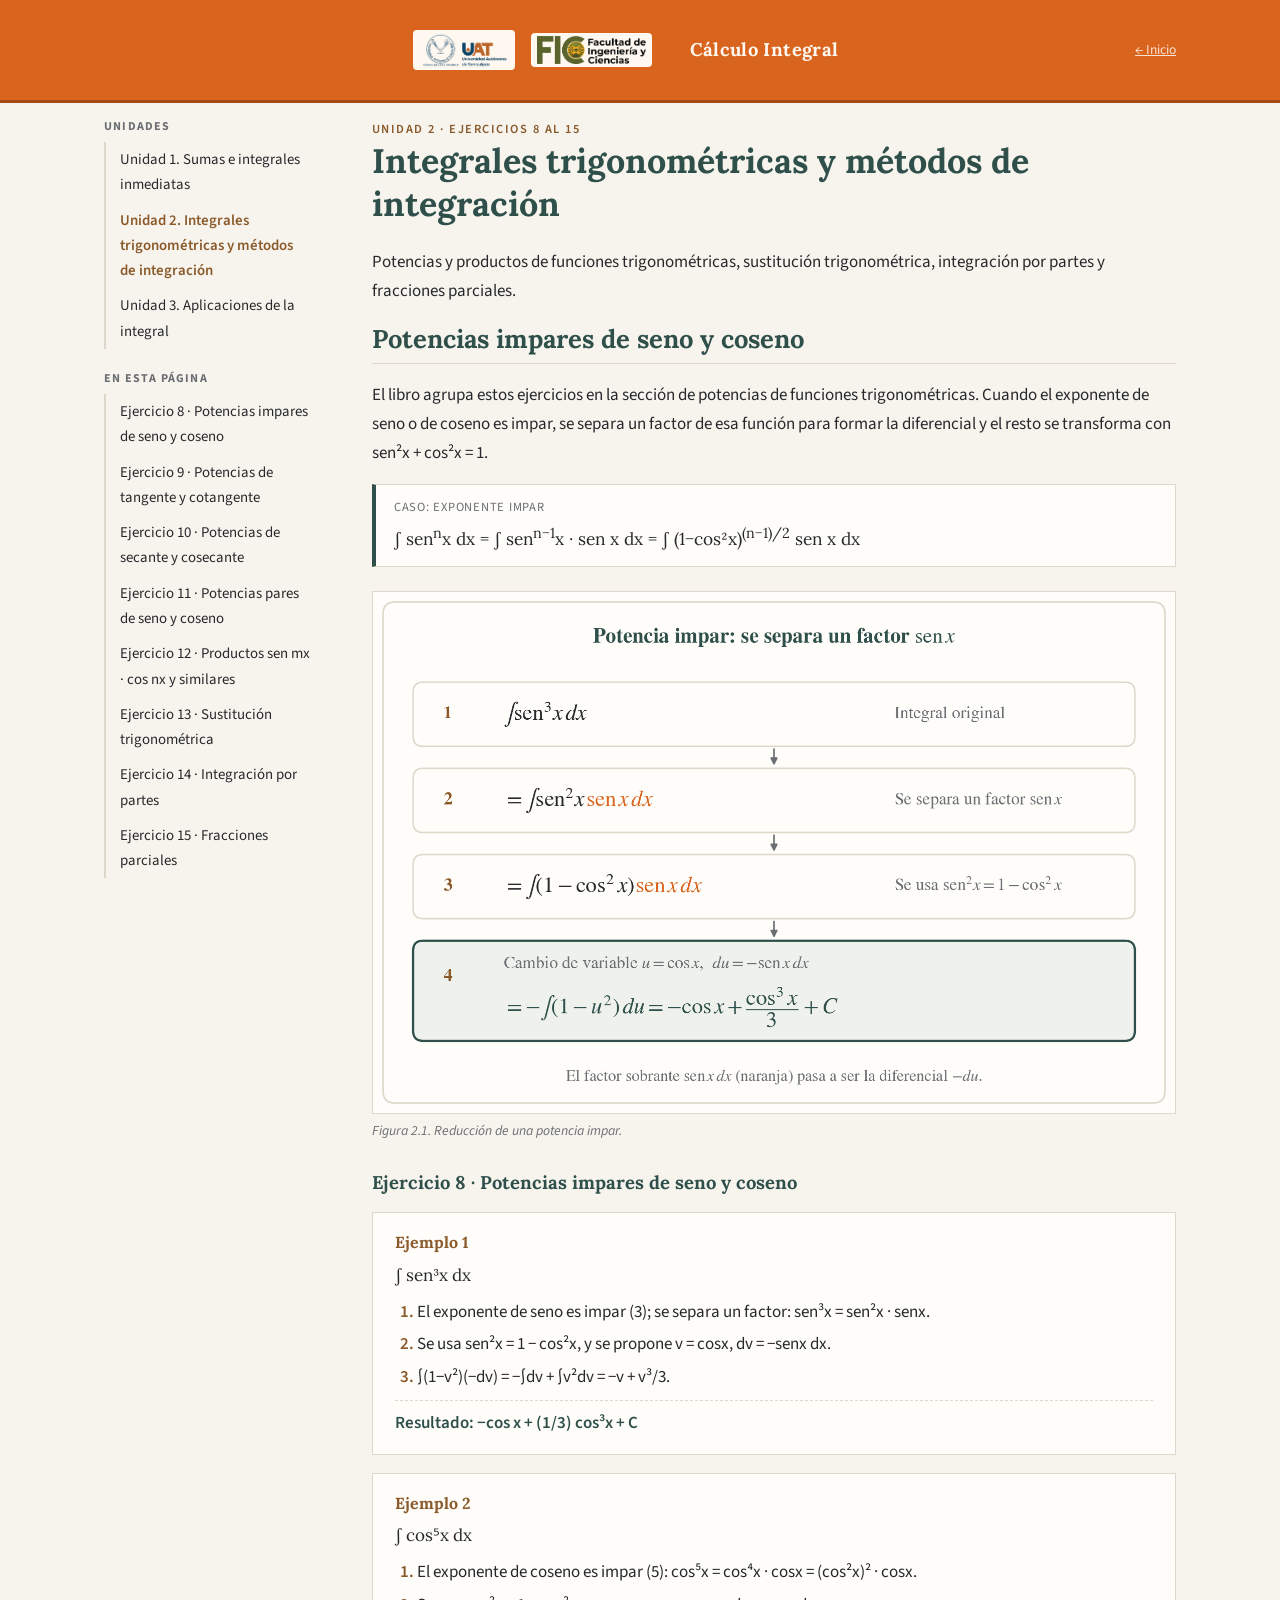
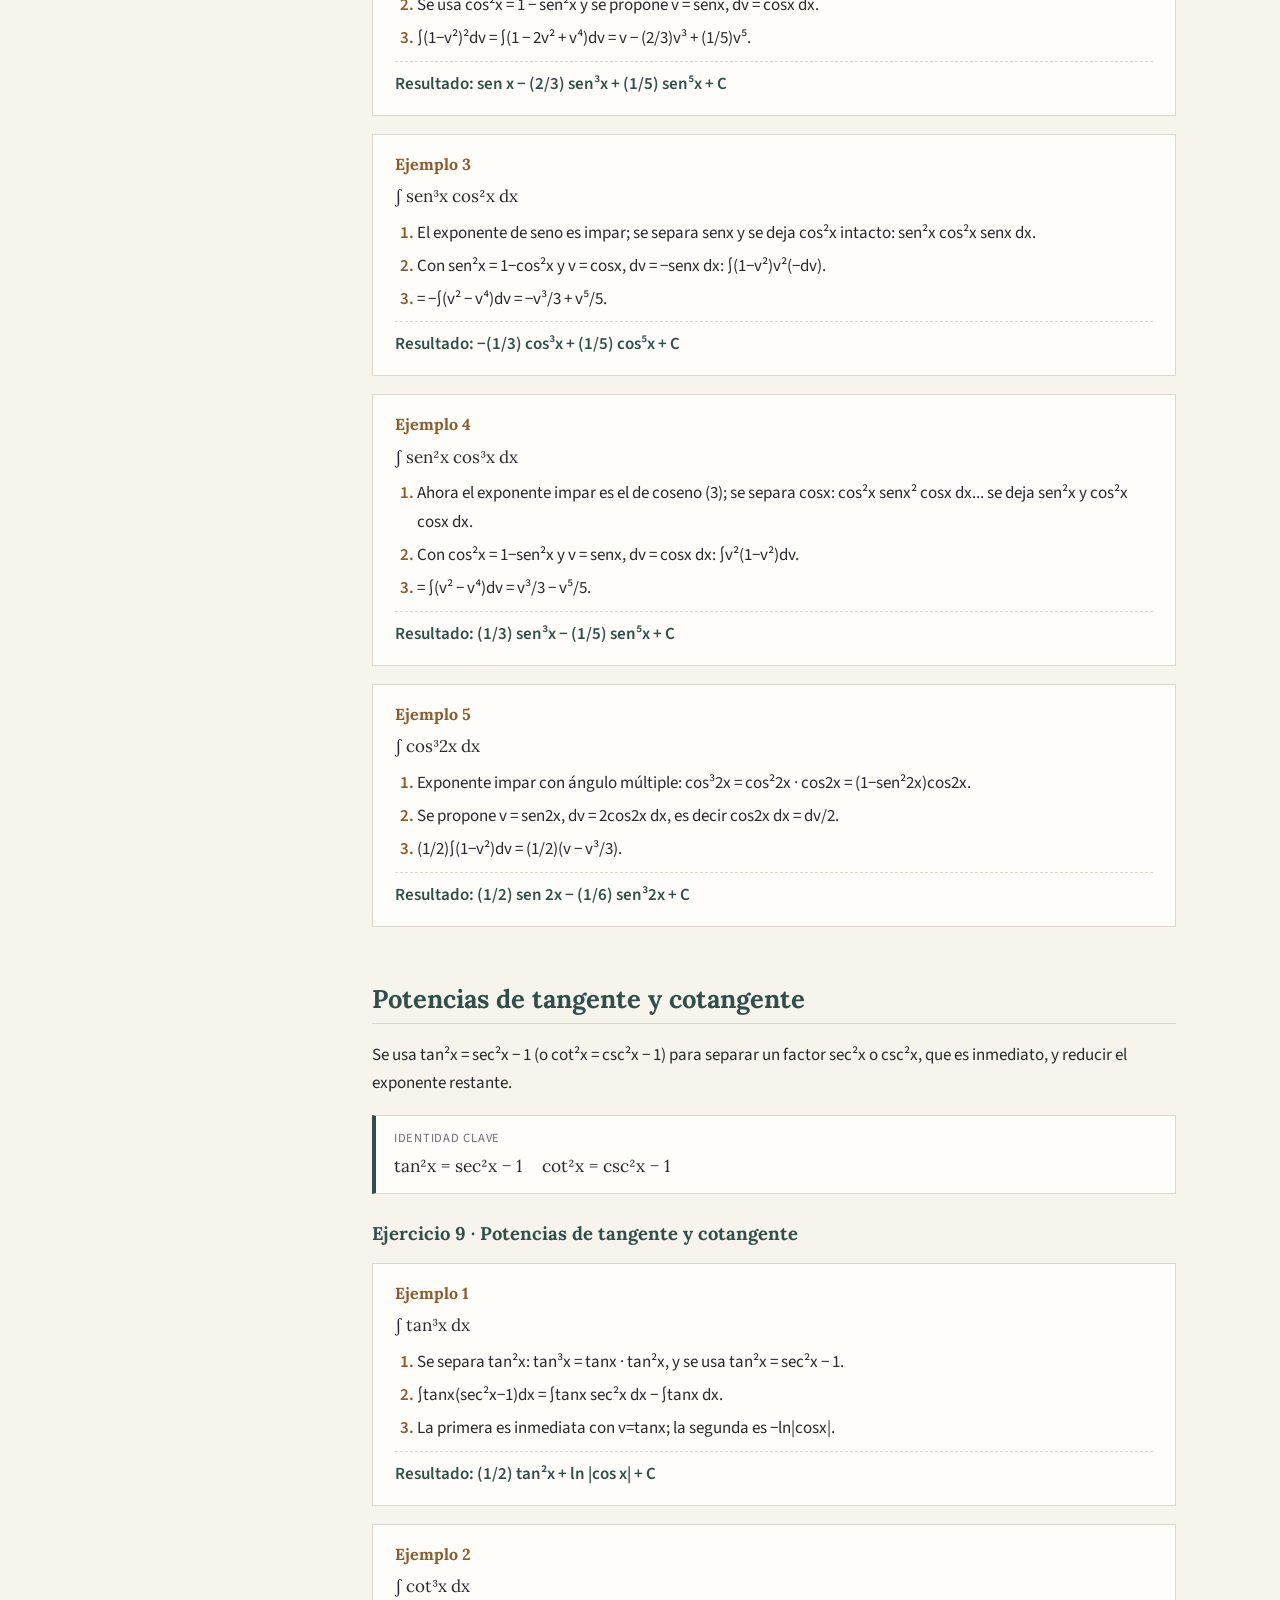
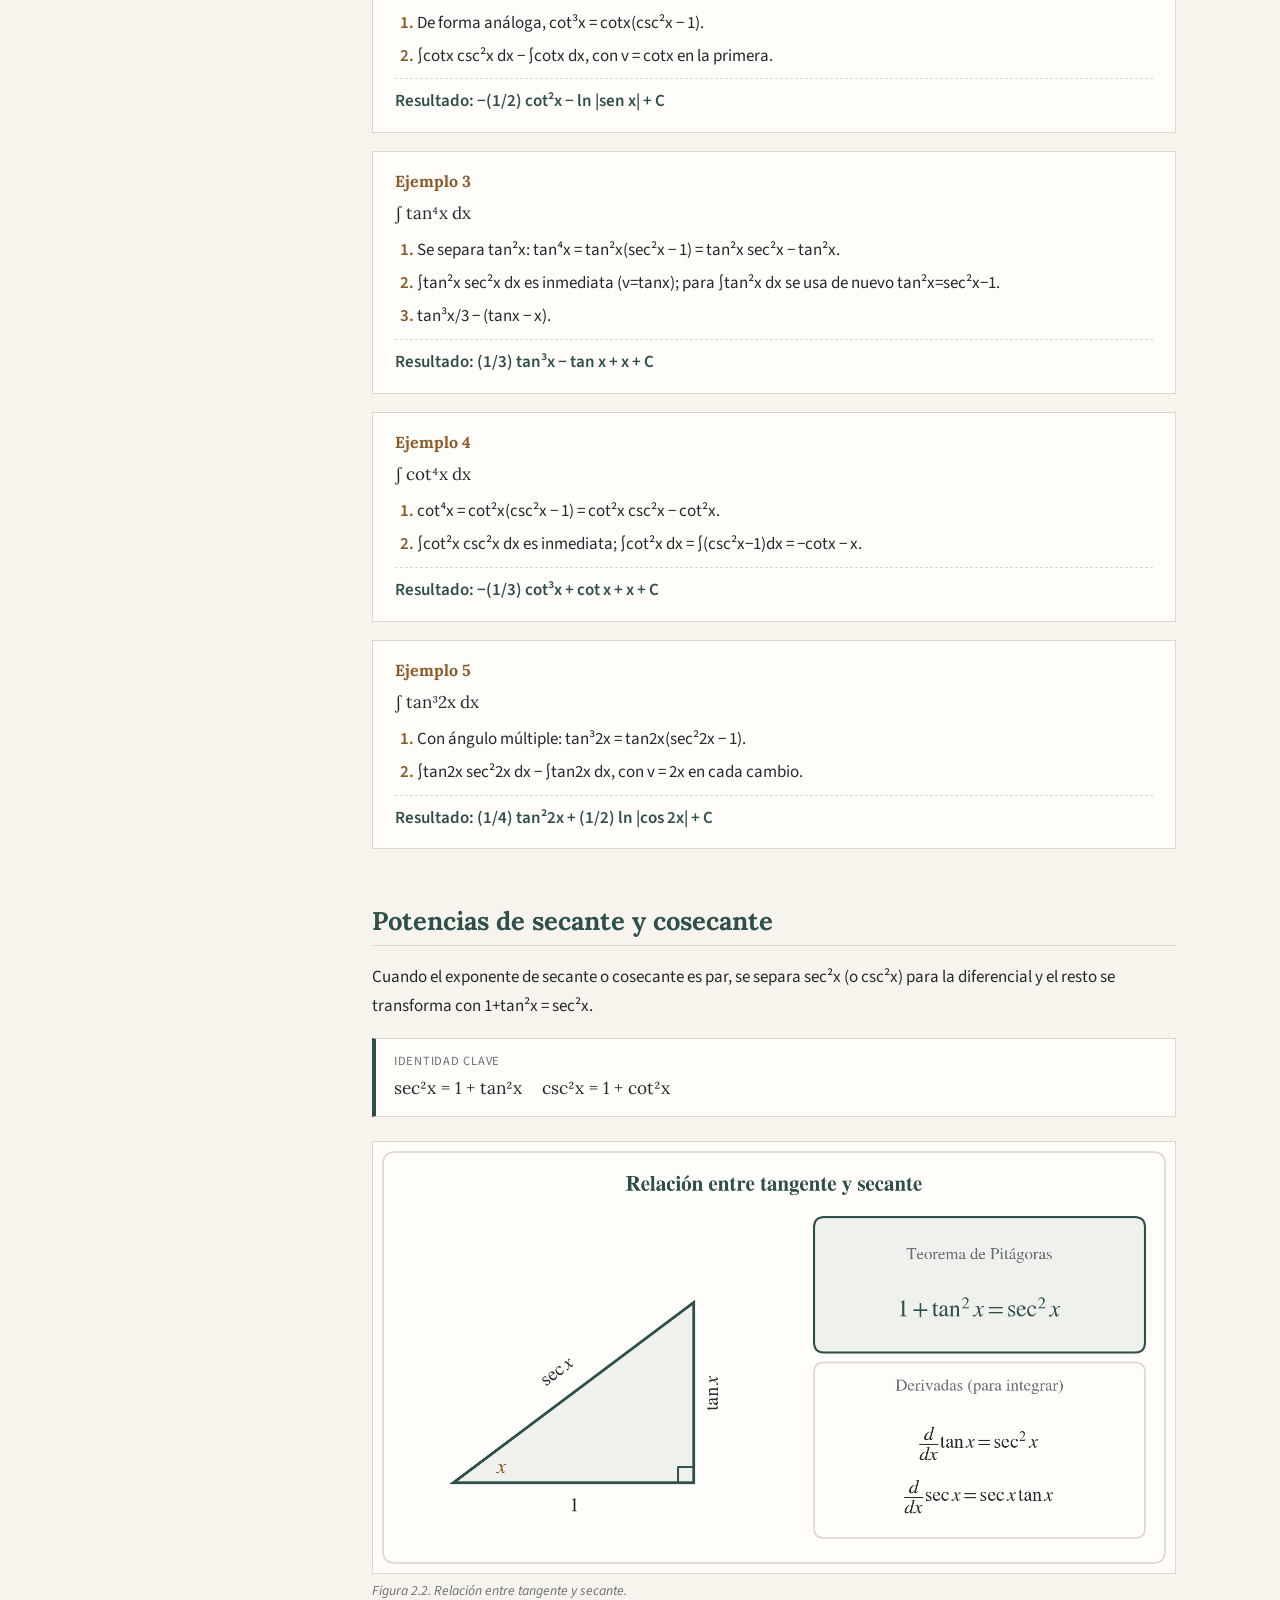
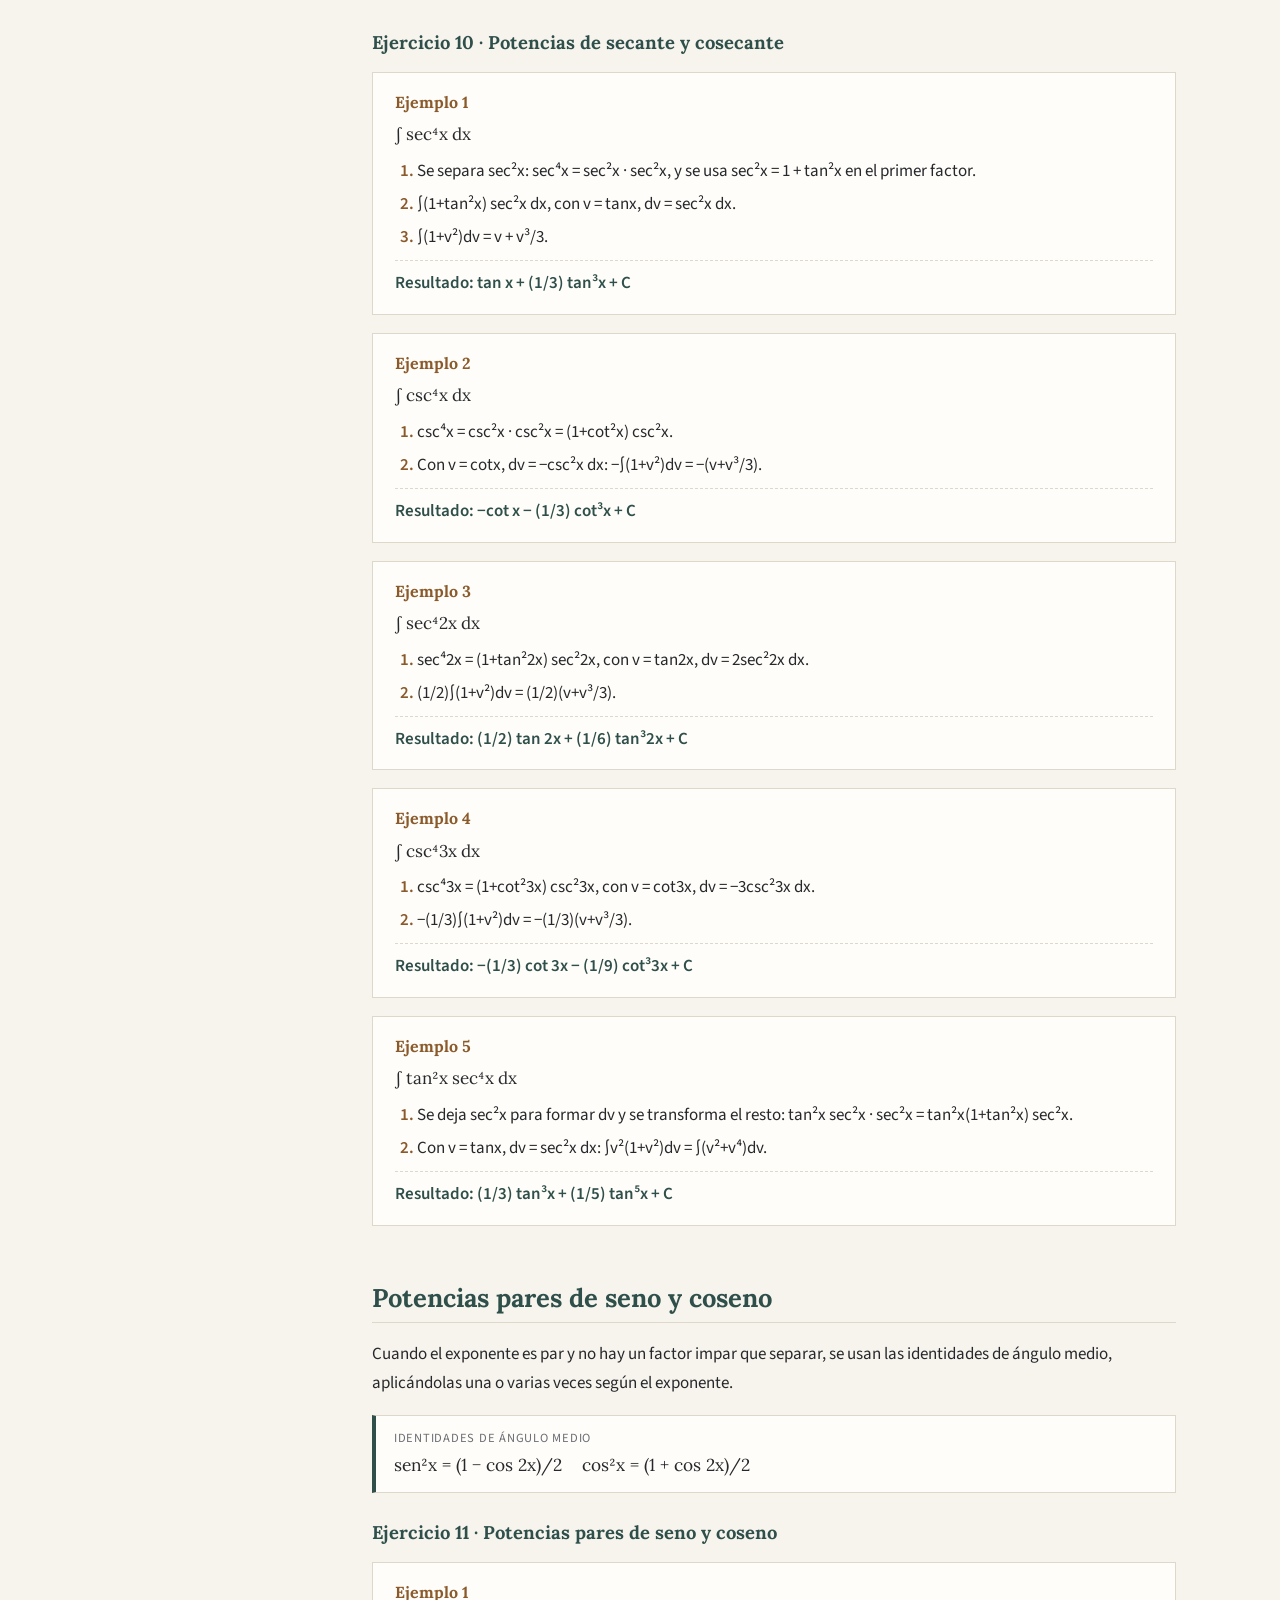
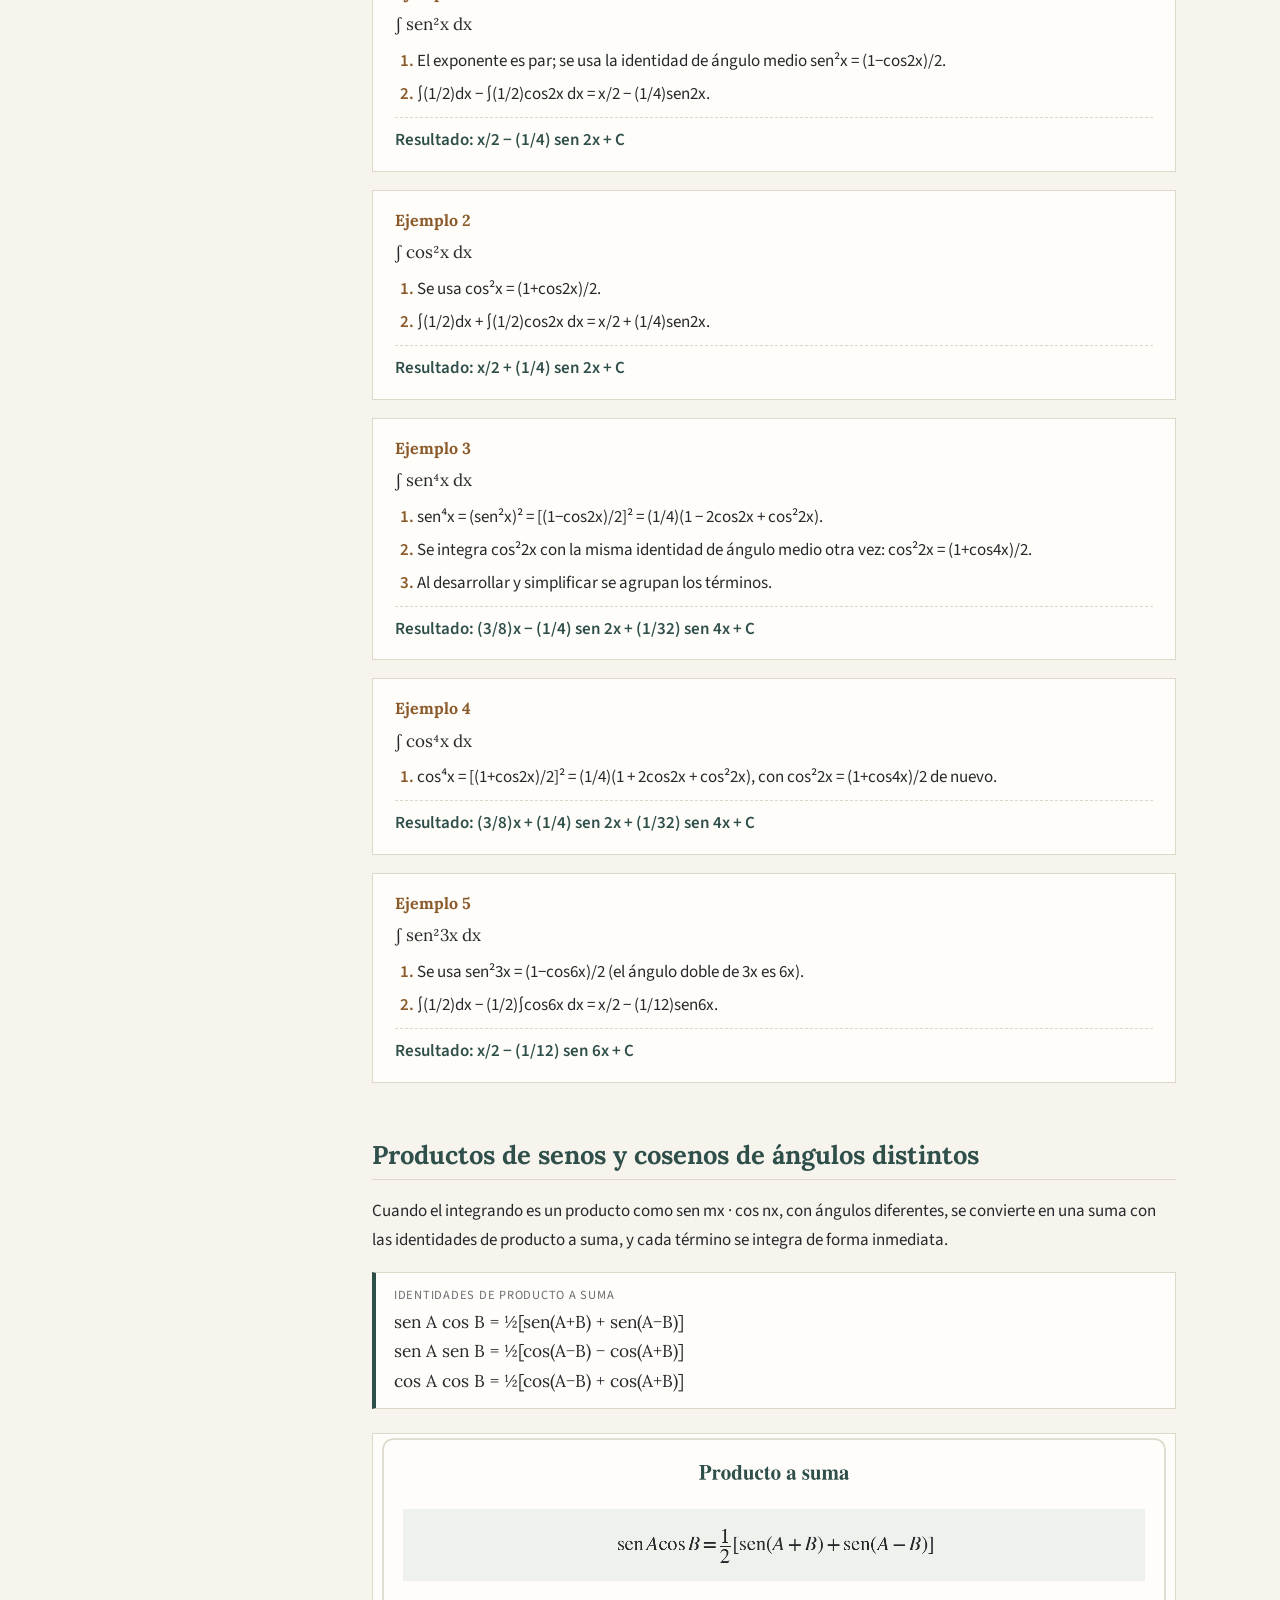
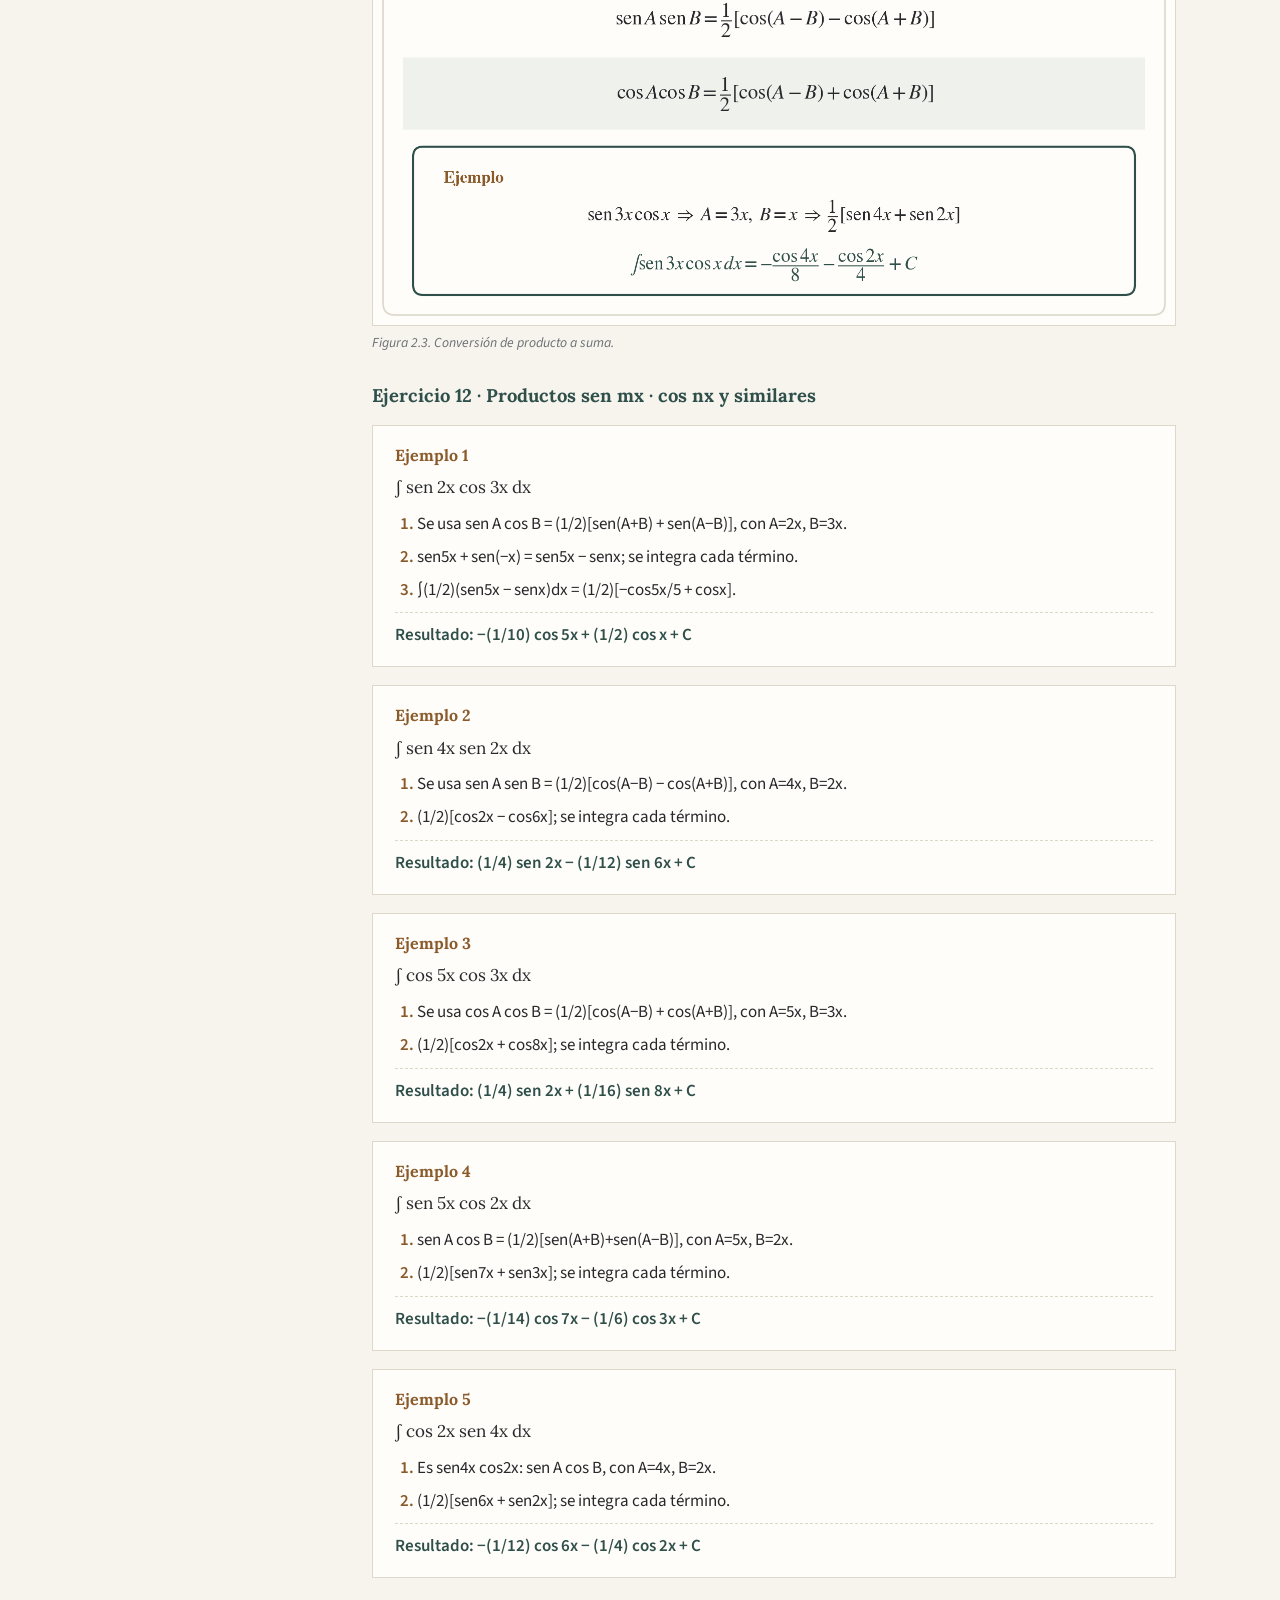
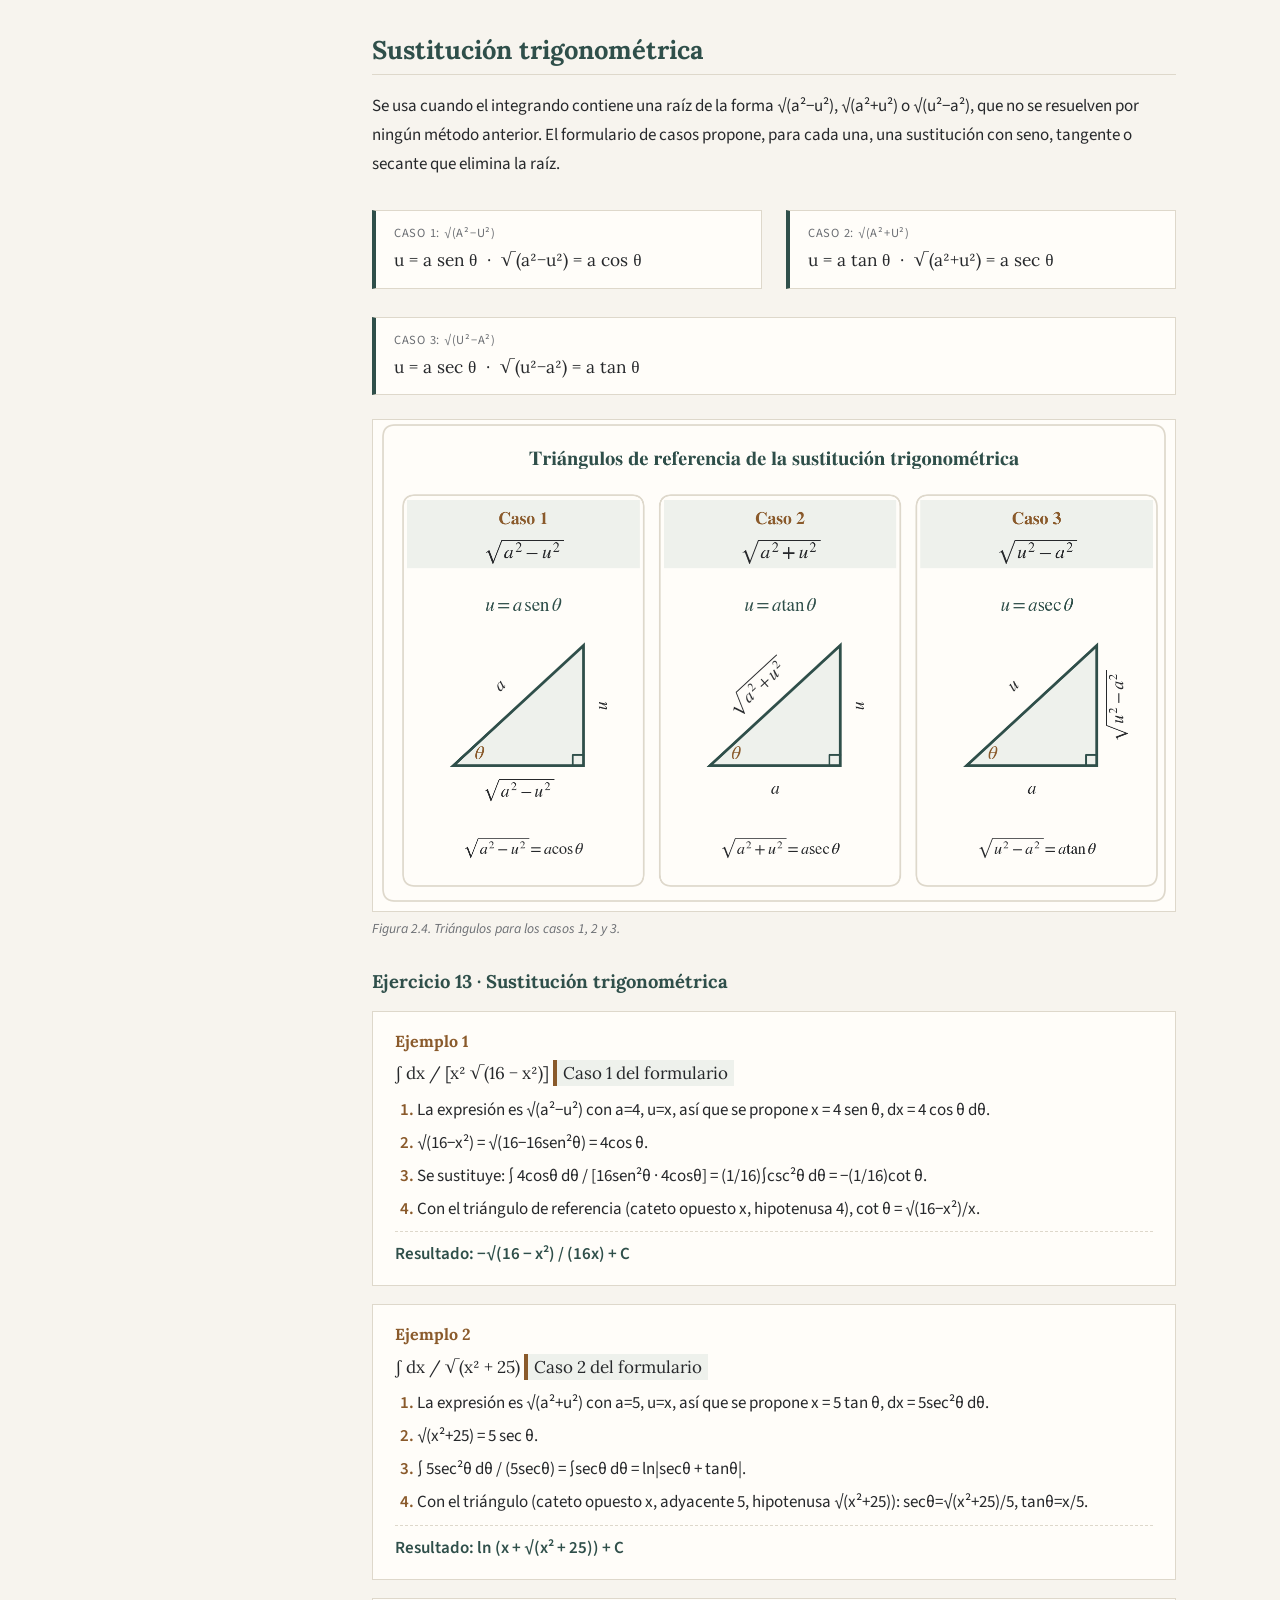
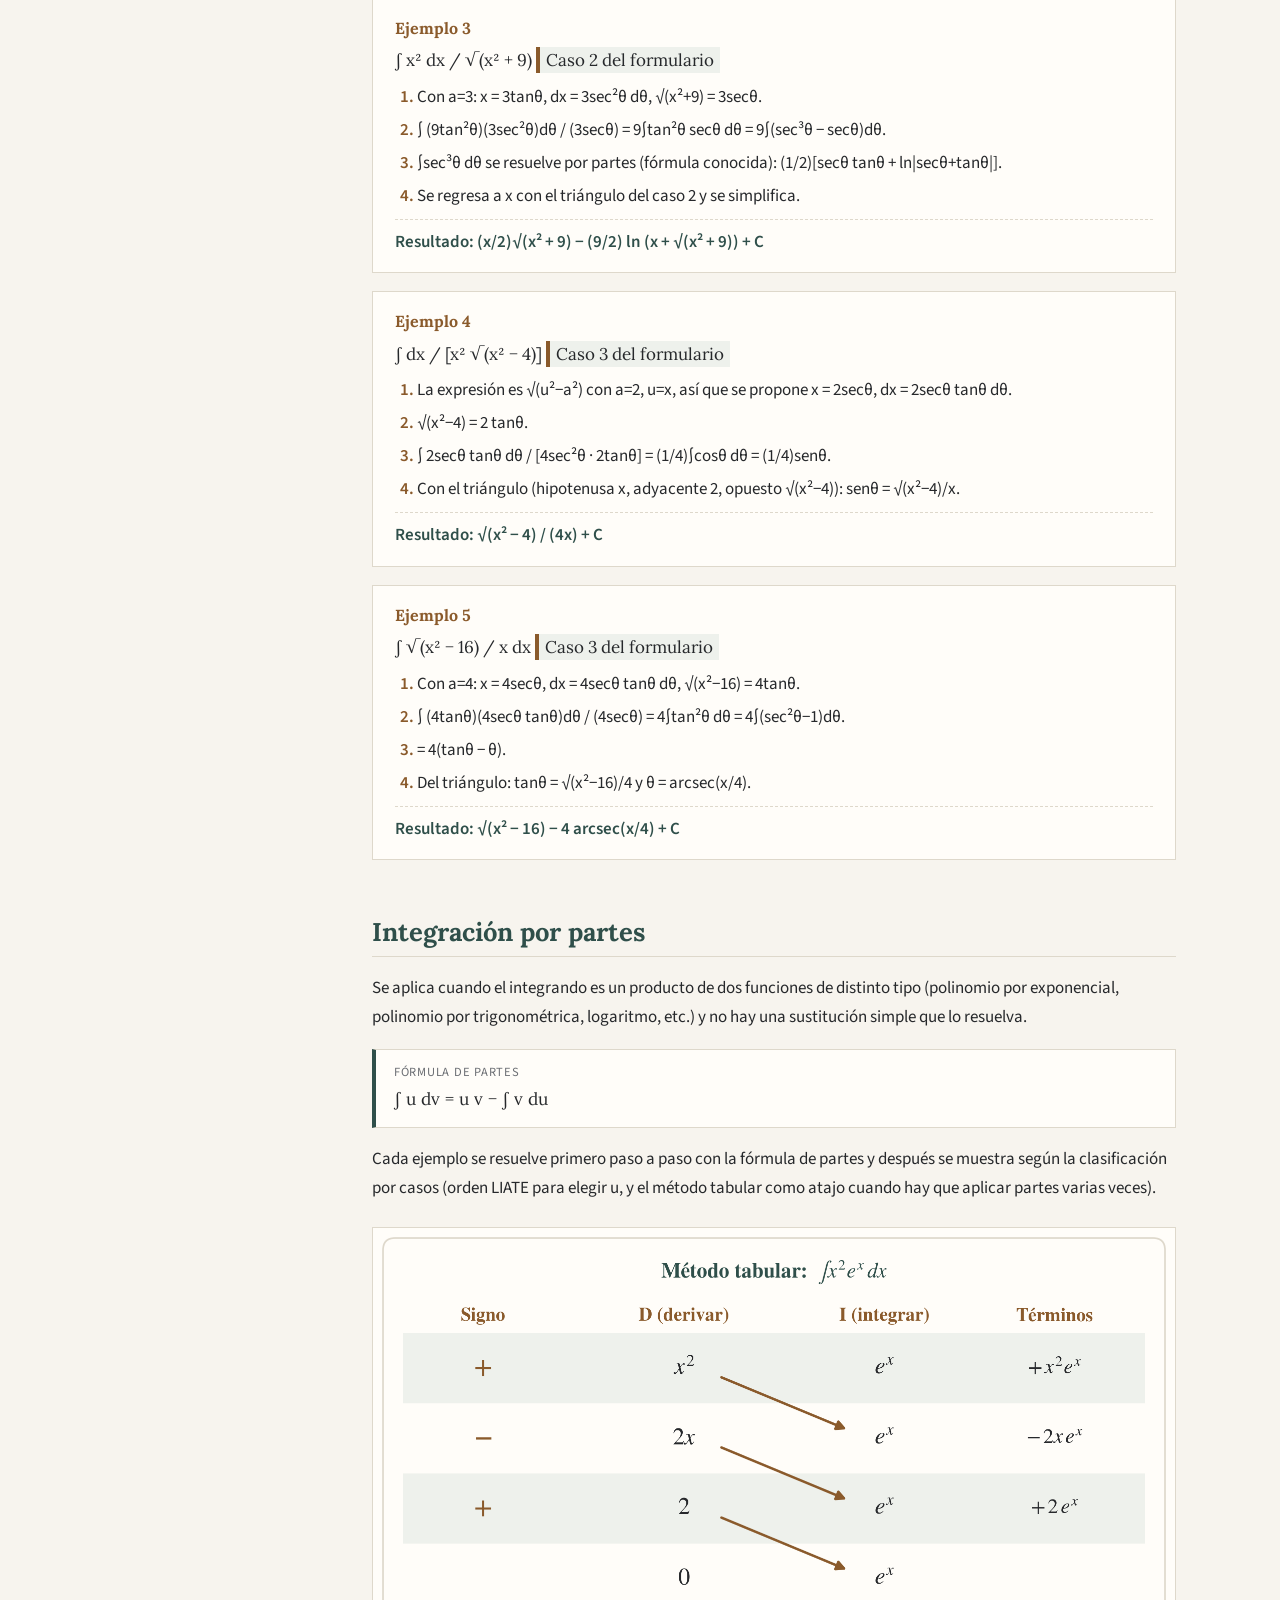
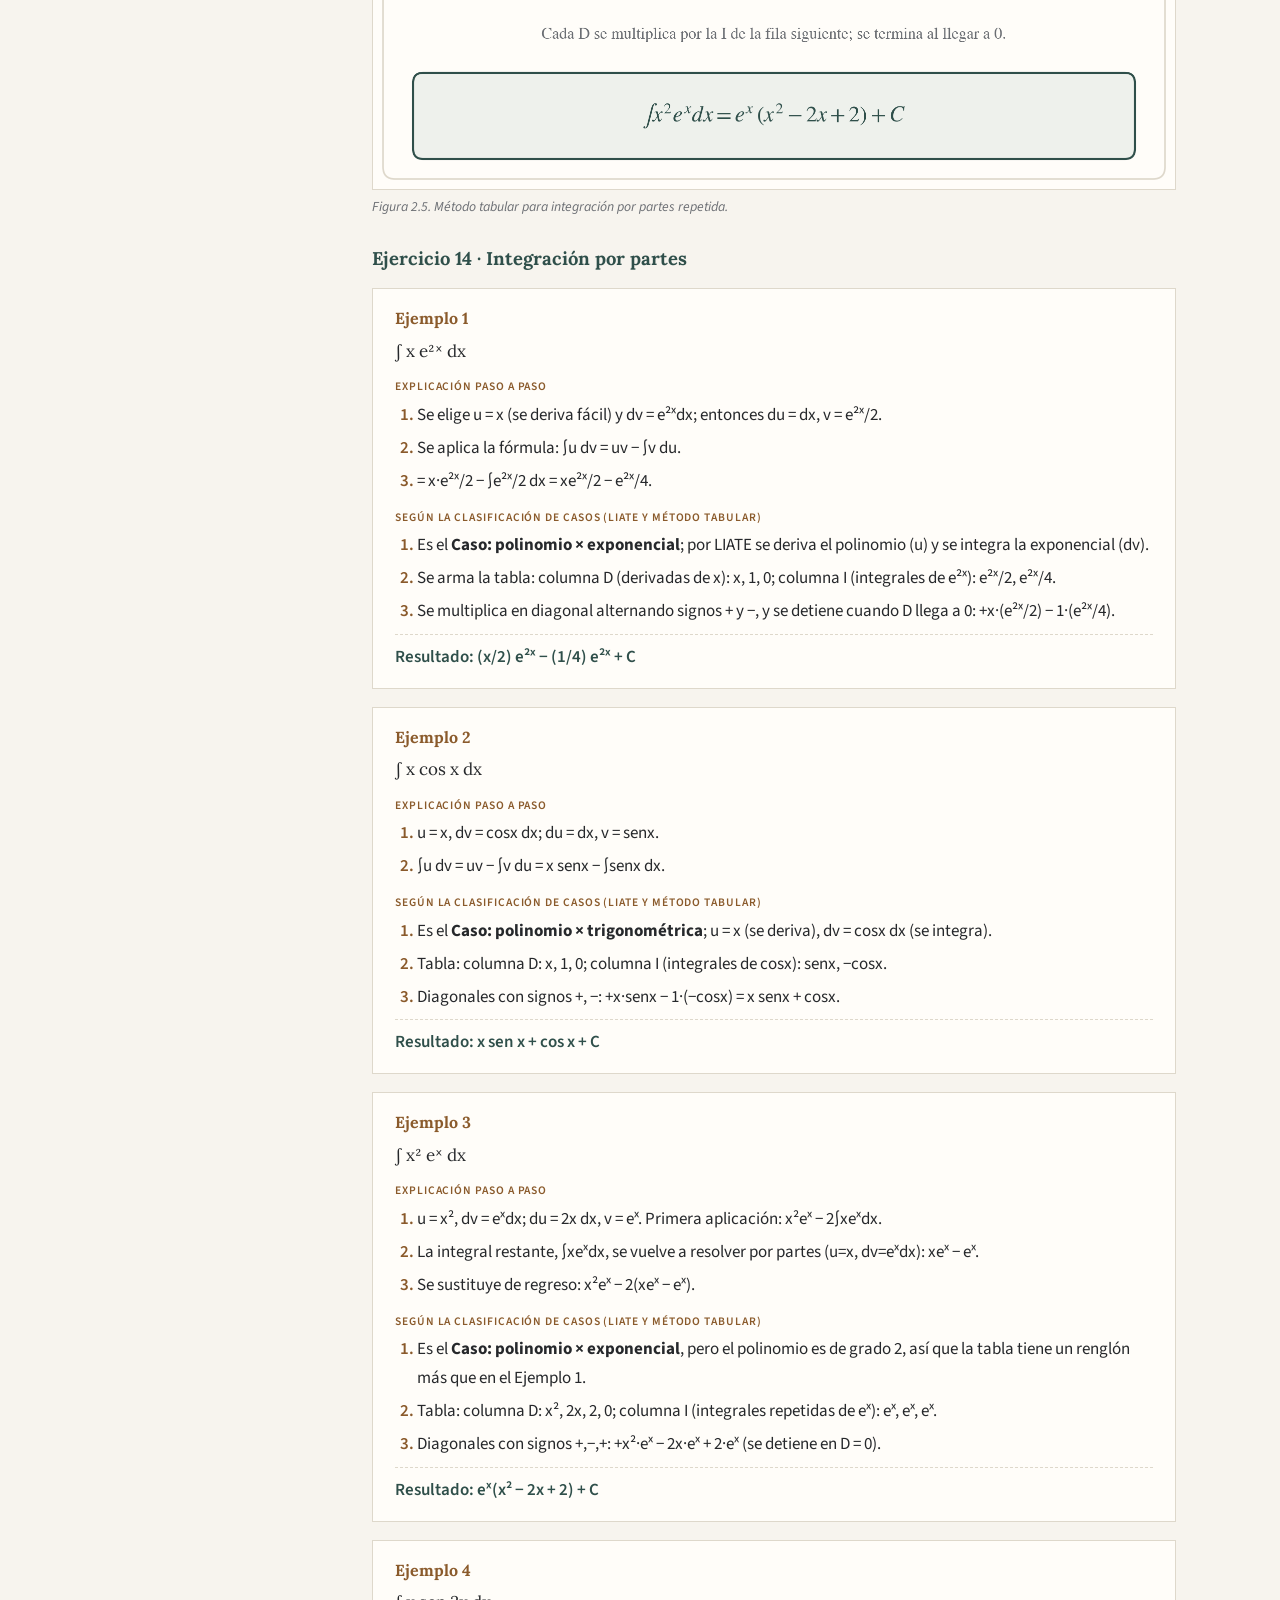
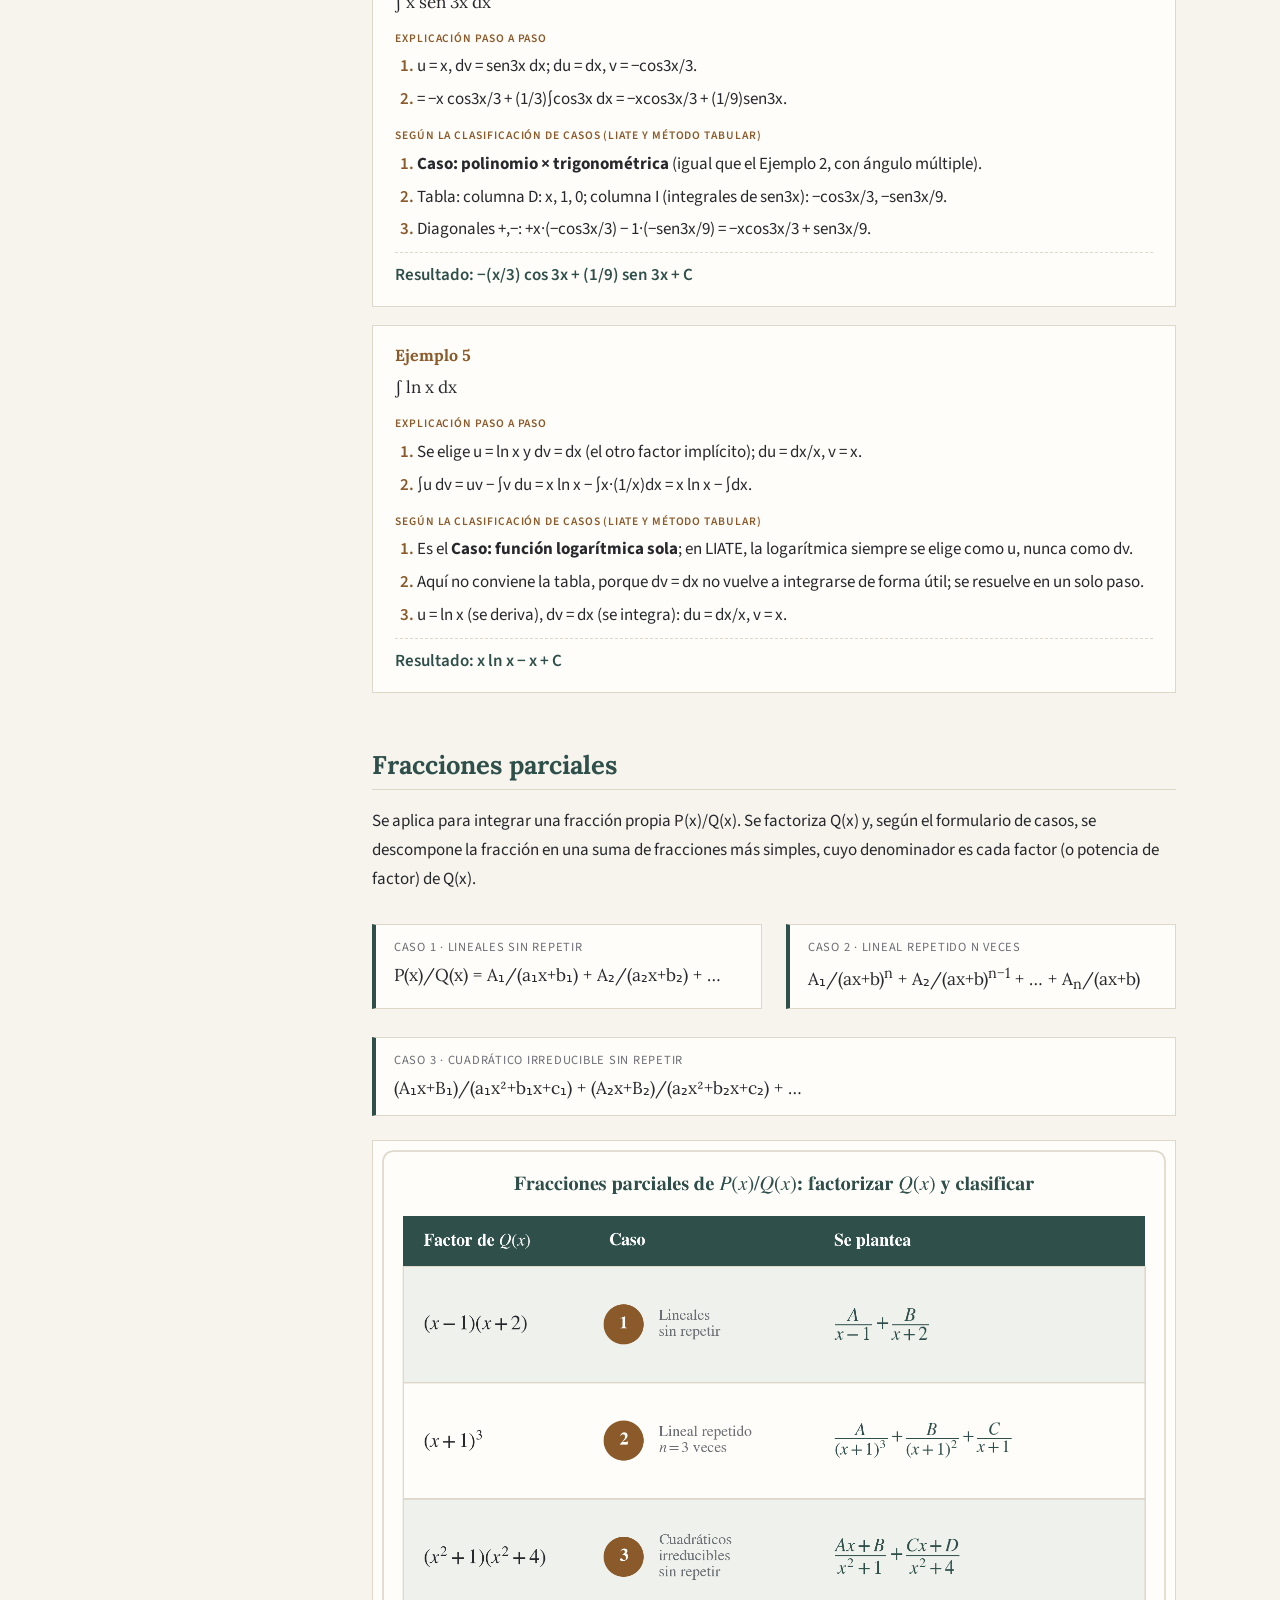
<file: unidad2.html>
<!DOCTYPE html><html lang="es"><head><meta charset="UTF-8"><meta name="viewport" content="width=device-width, initial-scale=1"><title>Unidad 2 · Integrales trigonométricas y métodos de integración</title><link href="https://fonts.googleapis.com/css2?family=Lora:ital,wght@0,400;0,600;0,700;1,400&family=Source+Sans+3:wght@400;500;600&display=swap" rel="stylesheet"><link rel="stylesheet" href="style.css"></head><body>
  <header class="barra">
    <div>
      <div class="marca">
        <div class="logos">
          <img alt="Universidad Autónoma de Tamaulipas" src="img/logo-uat.png" style="height:40px"/>
          <img alt="Facultad de Ingeniería y Ciencias" src="img/logo-fic.png" style="height:34px"/>
        </div>
        <strong><a href="index.html" style="color:inherit;text-decoration:none">Cálculo Integral</a></strong>
      </div><span><a href="index.html" style="color:inherit">← Inicio</a></span>
    </div>
  </header>
  <div class="cuerpo">
    <nav class="indice">
      <h2>Unidades</h2>
      <ol>
        <li><a href="unidad1.html">Unidad 1. Sumas e integrales inmediatas</a></li>
        <li><a class="act" href="unidad2.html">Unidad 2. Integrales trigonométricas y métodos de integración</a></li>
        <li><a href="unidad3.html">Unidad 3. Aplicaciones de la integral</a></li>
      </ol>
      <h2 class="sep">En esta página</h2>
      <ol>
        <li><a href="#s1">Ejercicio 8 · Potencias impares de seno y coseno</a></li>
        <li><a href="#s2">Ejercicio 9 · Potencias de tangente y cotangente</a></li>
        <li><a href="#s3">Ejercicio 10 · Potencias de secante y cosecante</a></li>
        <li><a href="#s4">Ejercicio 11 · Potencias pares de seno y coseno</a></li>
        <li><a href="#s5">Ejercicio 12 · Productos sen mx · cos nx y similares</a></li>
        <li><a href="#s6">Ejercicio 13 · Sustitución trigonométrica</a></li>
        <li><a href="#s7">Ejercicio 14 · Integración por partes</a></li>
        <li><a href="#s8">Ejercicio 15 · Fracciones parciales</a></li>
      </ol>
    </nav>
    <main>
      <p class="cap">Unidad 2 · Ejercicios 8 al 15</p>
      <h1 style="margin-top:0">Integrales trigonométricas y métodos de integración</h1>
      <p>Potencias y productos de funciones trigonométricas, sustitución trigonométrica, integración por partes y fracciones parciales.</p>
      <section>
        <h2>Potencias impares de seno y coseno</h2>
        <p>El libro agrupa estos ejercicios en la sección de potencias de funciones trigonométricas. Cuando el exponente de seno o de coseno es impar, se separa un factor de esa función para formar la diferencial y el resto se transforma con sen²x + cos²x = 1.</p>
        <div class="formula"><small>Caso: exponente impar</small>∫ sen<sup>n</sup>x dx = ∫ sen<sup>n−1</sup>x · sen x dx = ∫ (1−cos²x)<sup>(n−1)/2</sup> sen x dx
        </div>
        <figure>
          <img alt="Esquema de separar un factor de seno o coseno" src="img/fig3-1.png"/>
          <figcaption>Figura 2.1. Reducción de una potencia impar.</figcaption>
        </figure>
        <h3 id="s1">Ejercicio 8 · Potencias impares de seno y coseno</h3>
        <div class="ejemplo">
          <h4>Ejemplo 1</h4>
          <p class="enun">∫ sen³x dx</p>
          <ol class="pasos">
            <li>El exponente de seno es impar (3); se separa un factor: sen³x = sen²x · senx.</li>
            <li>Se usa sen²x = 1 − cos²x, y se propone v = cosx, dv = −senx dx.</li>
            <li>∫(1−v²)(−dv) = −∫dv + ∫v²dv = −v + v³/3.</li>
          </ol>
          <p class="res">Resultado: −cos x + (1/3) cos³x + C</p>
        </div>
        <div class="ejemplo">
          <h4>Ejemplo 2</h4>
          <p class="enun">∫ cos⁵x dx</p>
          <ol class="pasos">
            <li>El exponente de coseno es impar (5): cos⁵x = cos⁴x · cosx = (cos²x)² · cosx.</li>
            <li>Se usa cos²x = 1 − sen²x y se propone v = senx, dv = cosx dx.</li>
            <li>∫(1−v²)²dv = ∫(1 − 2v² + v⁴)dv = v − (2/3)v³ + (1/5)v⁵.</li>
          </ol>
          <p class="res">Resultado: sen x − (2/3) sen³x + (1/5) sen⁵x + C</p>
        </div>
        <div class="ejemplo">
          <h4>Ejemplo 3</h4>
          <p class="enun">∫ sen³x cos²x dx</p>
          <ol class="pasos">
            <li>El exponente de seno es impar; se separa senx y se deja cos²x intacto: sen²x cos²x senx dx.</li>
            <li>Con sen²x = 1−cos²x y v = cosx, dv = −senx dx: ∫(1−v²)v²(−dv).</li>
            <li>= −∫(v² − v⁴)dv = −v³/3 + v⁵/5.</li>
          </ol>
          <p class="res">Resultado: −(1/3) cos³x + (1/5) cos⁵x + C</p>
        </div>
        <div class="ejemplo">
          <h4>Ejemplo 4</h4>
          <p class="enun">∫ sen²x cos³x dx</p>
          <ol class="pasos">
            <li>Ahora el exponente impar es el de coseno (3); se separa cosx: cos²x senx² cosx dx... se deja sen²x y cos²x cosx dx.</li>
            <li>Con cos²x = 1−sen²x y v = senx, dv = cosx dx: ∫v²(1−v²)dv.</li>
            <li>= ∫(v² − v⁴)dv = v³/3 − v⁵/5.</li>
          </ol>
          <p class="res">Resultado: (1/3) sen³x − (1/5) sen⁵x + C</p>
        </div>
        <div class="ejemplo">
          <h4>Ejemplo 5</h4>
          <p class="enun">∫ cos³2x dx</p>
          <ol class="pasos">
            <li>Exponente impar con ángulo múltiple: cos³2x = cos²2x · cos2x = (1−sen²2x)cos2x.</li>
            <li>Se propone v = sen2x, dv = 2cos2x dx, es decir cos2x dx = dv/2.</li>
            <li>(1/2)∫(1−v²)dv = (1/2)(v − v³/3).</li>
          </ol>
          <p class="res">Resultado: (1/2) sen 2x − (1/6) sen³2x + C</p>
        </div>
      </section>
      <section>
        <h2>Potencias de tangente y cotangente</h2>
        <p>Se usa tan²x = sec²x − 1 (o cot²x = csc²x − 1) para separar un factor sec²x o csc²x, que es inmediato, y reducir el exponente restante.</p>
        <div class="formula"><small>Identidad clave</small>tan²x = sec²x − 1    cot²x = csc²x − 1
        </div>
        <h3 id="s2">Ejercicio 9 · Potencias de tangente y cotangente</h3>
        <div class="ejemplo">
          <h4>Ejemplo 1</h4>
          <p class="enun">∫ tan³x dx</p>
          <ol class="pasos">
            <li>Se separa tan²x: tan³x = tanx · tan²x, y se usa tan²x = sec²x − 1.</li>
            <li>∫tanx(sec²x−1)dx = ∫tanx sec²x dx − ∫tanx dx.</li>
            <li>La primera es inmediata con v=tanx; la segunda es −ln|cosx|.</li>
          </ol>
          <p class="res">Resultado: (1/2) tan²x + ln |cos x| + C</p>
        </div>
        <div class="ejemplo">
          <h4>Ejemplo 2</h4>
          <p class="enun">∫ cot³x dx</p>
          <ol class="pasos">
            <li>De forma análoga, cot³x = cotx(csc²x − 1).</li>
            <li>∫cotx csc²x dx − ∫cotx dx, con v = cotx en la primera.</li>
          </ol>
          <p class="res">Resultado: −(1/2) cot²x − ln |sen x| + C</p>
        </div>
        <div class="ejemplo">
          <h4>Ejemplo 3</h4>
          <p class="enun">∫ tan⁴x dx</p>
          <ol class="pasos">
            <li>Se separa tan²x: tan⁴x = tan²x(sec²x − 1) = tan²x sec²x − tan²x.</li>
            <li>∫tan²x sec²x dx es inmediata (v=tanx); para ∫tan²x dx se usa de nuevo tan²x=sec²x−1.</li>
            <li>tan³x/3 − (tanx − x).</li>
          </ol>
          <p class="res">Resultado: (1/3) tan³x − tan x + x + C</p>
        </div>
        <div class="ejemplo">
          <h4>Ejemplo 4</h4>
          <p class="enun">∫ cot⁴x dx</p>
          <ol class="pasos">
            <li>cot⁴x = cot²x(csc²x − 1) = cot²x csc²x − cot²x.</li>
            <li>∫cot²x csc²x dx es inmediata; ∫cot²x dx = ∫(csc²x−1)dx = −cotx − x.</li>
          </ol>
          <p class="res">Resultado: −(1/3) cot³x + cot x + x + C</p>
        </div>
        <div class="ejemplo">
          <h4>Ejemplo 5</h4>
          <p class="enun">∫ tan³2x dx</p>
          <ol class="pasos">
            <li>Con ángulo múltiple: tan³2x = tan2x(sec²2x − 1).</li>
            <li>∫tan2x sec²2x dx − ∫tan2x dx, con v = 2x en cada cambio.</li>
          </ol>
          <p class="res">Resultado: (1/4) tan²2x + (1/2) ln |cos 2x| + C</p>
        </div>
      </section>
      <section>
        <h2>Potencias de secante y cosecante</h2>
        <p>Cuando el exponente de secante o cosecante es par, se separa sec²x (o csc²x) para la diferencial y el resto se transforma con 1+tan²x = sec²x.</p>
        <div class="formula"><small>Identidad clave</small>sec²x = 1 + tan²x    csc²x = 1 + cot²x
        </div>
        <figure>
          <img alt="Triángulo con tan x y sec x" src="img/fig3-2.png"/>
          <figcaption>Figura 2.2. Relación entre tangente y secante.</figcaption>
        </figure>
        <h3 id="s3">Ejercicio 10 · Potencias de secante y cosecante</h3>
        <div class="ejemplo">
          <h4>Ejemplo 1</h4>
          <p class="enun">∫ sec⁴x dx</p>
          <ol class="pasos">
            <li>Se separa sec²x: sec⁴x = sec²x · sec²x, y se usa sec²x = 1 + tan²x en el primer factor.</li>
            <li>∫(1+tan²x) sec²x dx, con v = tanx, dv = sec²x dx.</li>
            <li>∫(1+v²)dv = v + v³/3.</li>
          </ol>
          <p class="res">Resultado: tan x + (1/3) tan³x + C</p>
        </div>
        <div class="ejemplo">
          <h4>Ejemplo 2</h4>
          <p class="enun">∫ csc⁴x dx</p>
          <ol class="pasos">
            <li>csc⁴x = csc²x · csc²x = (1+cot²x) csc²x.</li>
            <li>Con v = cotx, dv = −csc²x dx: −∫(1+v²)dv = −(v+v³/3).</li>
          </ol>
          <p class="res">Resultado: −cot x − (1/3) cot³x + C</p>
        </div>
        <div class="ejemplo">
          <h4>Ejemplo 3</h4>
          <p class="enun">∫ sec⁴2x dx</p>
          <ol class="pasos">
            <li>sec⁴2x = (1+tan²2x) sec²2x, con v = tan2x, dv = 2sec²2x dx.</li>
            <li>(1/2)∫(1+v²)dv = (1/2)(v+v³/3).</li>
          </ol>
          <p class="res">Resultado: (1/2) tan 2x + (1/6) tan³2x + C</p>
        </div>
        <div class="ejemplo">
          <h4>Ejemplo 4</h4>
          <p class="enun">∫ csc⁴3x dx</p>
          <ol class="pasos">
            <li>csc⁴3x = (1+cot²3x) csc²3x, con v = cot3x, dv = −3csc²3x dx.</li>
            <li>−(1/3)∫(1+v²)dv = −(1/3)(v+v³/3).</li>
          </ol>
          <p class="res">Resultado: −(1/3) cot 3x − (1/9) cot³3x + C</p>
        </div>
        <div class="ejemplo">
          <h4>Ejemplo 5</h4>
          <p class="enun">∫ tan²x sec⁴x dx</p>
          <ol class="pasos">
            <li>Se deja sec²x para formar dv y se transforma el resto: tan²x sec²x · sec²x = tan²x(1+tan²x) sec²x.</li>
            <li>Con v = tanx, dv = sec²x dx: ∫v²(1+v²)dv = ∫(v²+v⁴)dv.</li>
          </ol>
          <p class="res">Resultado: (1/3) tan³x + (1/5) tan⁵x + C</p>
        </div>
      </section>
      <section>
        <h2>Potencias pares de seno y coseno</h2>
        <p>Cuando el exponente es par y no hay un factor impar que separar, se usan las identidades de ángulo medio, aplicándolas una o varias veces según el exponente.</p>
        <div class="formula"><small>Identidades de ángulo medio</small>sen²x = (1 − cos 2x)/2    cos²x = (1 + cos 2x)/2
        </div>
        <h3 id="s4">Ejercicio 11 · Potencias pares de seno y coseno</h3>
        <div class="ejemplo">
          <h4>Ejemplo 1</h4>
          <p class="enun">∫ sen²x dx</p>
          <ol class="pasos">
            <li>El exponente es par; se usa la identidad de ángulo medio sen²x = (1−cos2x)/2.</li>
            <li>∫(1/2)dx − ∫(1/2)cos2x dx = x/2 − (1/4)sen2x.</li>
          </ol>
          <p class="res">Resultado: x/2 − (1/4) sen 2x + C</p>
        </div>
        <div class="ejemplo">
          <h4>Ejemplo 2</h4>
          <p class="enun">∫ cos²x dx</p>
          <ol class="pasos">
            <li>Se usa cos²x = (1+cos2x)/2.</li>
            <li>∫(1/2)dx + ∫(1/2)cos2x dx = x/2 + (1/4)sen2x.</li>
          </ol>
          <p class="res">Resultado: x/2 + (1/4) sen 2x + C</p>
        </div>
        <div class="ejemplo">
          <h4>Ejemplo 3</h4>
          <p class="enun">∫ sen⁴x dx</p>
          <ol class="pasos">
            <li>sen⁴x = (sen²x)² = [(1−cos2x)/2]² = (1/4)(1 − 2cos2x + cos²2x).</li>
            <li>Se integra cos²2x con la misma identidad de ángulo medio otra vez: cos²2x = (1+cos4x)/2.</li>
            <li>Al desarrollar y simplificar se agrupan los términos.</li>
          </ol>
          <p class="res">Resultado: (3/8)x − (1/4) sen 2x + (1/32) sen 4x + C</p>
        </div>
        <div class="ejemplo">
          <h4>Ejemplo 4</h4>
          <p class="enun">∫ cos⁴x dx</p>
          <ol class="pasos">
            <li>cos⁴x = [(1+cos2x)/2]² = (1/4)(1 + 2cos2x + cos²2x), con cos²2x = (1+cos4x)/2 de nuevo.</li>
          </ol>
          <p class="res">Resultado: (3/8)x + (1/4) sen 2x + (1/32) sen 4x + C</p>
        </div>
        <div class="ejemplo">
          <h4>Ejemplo 5</h4>
          <p class="enun">∫ sen²3x dx</p>
          <ol class="pasos">
            <li>Se usa sen²3x = (1−cos6x)/2 (el ángulo doble de 3x es 6x).</li>
            <li>∫(1/2)dx − (1/2)∫cos6x dx = x/2 − (1/12)sen6x.</li>
          </ol>
          <p class="res">Resultado: x/2 − (1/12) sen 6x + C</p>
        </div>
      </section>
      <section>
        <h2>Productos de senos y cosenos de ángulos distintos</h2>
        <p>Cuando el integrando es un producto como sen mx · cos nx, con ángulos diferentes, se convierte en una suma con las identidades de producto a suma, y cada término se integra de forma inmediata.</p>
        <div class="formula"><small>Identidades de producto a suma</small>sen A cos B = ½[sen(A+B) + sen(A−B)]<br/>sen A sen B = ½[cos(A−B) − cos(A+B)]<br/>cos A cos B = ½[cos(A−B) + cos(A+B)]
        </div>
        <figure>
          <img alt="Tabla de identidades de producto a suma" src="img/fig3-3.png"/>
          <figcaption>Figura 2.3. Conversión de producto a suma.</figcaption>
        </figure>
        <h3 id="s5">Ejercicio 12 · Productos sen mx · cos nx y similares</h3>
        <div class="ejemplo">
          <h4>Ejemplo 1</h4>
          <p class="enun">∫ sen 2x cos 3x dx</p>
          <ol class="pasos">
            <li>Se usa sen A cos B = (1/2)[sen(A+B) + sen(A−B)], con A=2x, B=3x.</li>
            <li>sen5x + sen(−x) = sen5x − senx; se integra cada término.</li>
            <li>∫(1/2)(sen5x − senx)dx = (1/2)[−cos5x/5 + cosx].</li>
          </ol>
          <p class="res">Resultado: −(1/10) cos 5x + (1/2) cos x + C</p>
        </div>
        <div class="ejemplo">
          <h4>Ejemplo 2</h4>
          <p class="enun">∫ sen 4x sen 2x dx</p>
          <ol class="pasos">
            <li>Se usa sen A sen B = (1/2)[cos(A−B) − cos(A+B)], con A=4x, B=2x.</li>
            <li>(1/2)[cos2x − cos6x]; se integra cada término.</li>
          </ol>
          <p class="res">Resultado: (1/4) sen 2x − (1/12) sen 6x + C</p>
        </div>
        <div class="ejemplo">
          <h4>Ejemplo 3</h4>
          <p class="enun">∫ cos 5x cos 3x dx</p>
          <ol class="pasos">
            <li>Se usa cos A cos B = (1/2)[cos(A−B) + cos(A+B)], con A=5x, B=3x.</li>
            <li>(1/2)[cos2x + cos8x]; se integra cada término.</li>
          </ol>
          <p class="res">Resultado: (1/4) sen 2x + (1/16) sen 8x + C</p>
        </div>
        <div class="ejemplo">
          <h4>Ejemplo 4</h4>
          <p class="enun">∫ sen 5x cos 2x dx</p>
          <ol class="pasos">
            <li>sen A cos B = (1/2)[sen(A+B)+sen(A−B)], con A=5x, B=2x.</li>
            <li>(1/2)[sen7x + sen3x]; se integra cada término.</li>
          </ol>
          <p class="res">Resultado: −(1/14) cos 7x − (1/6) cos 3x + C</p>
        </div>
        <div class="ejemplo">
          <h4>Ejemplo 5</h4>
          <p class="enun">∫ cos 2x sen 4x dx</p>
          <ol class="pasos">
            <li>Es sen4x cos2x: sen A cos B, con A=4x, B=2x.</li>
            <li>(1/2)[sen6x + sen2x]; se integra cada término.</li>
          </ol>
          <p class="res">Resultado: −(1/12) cos 6x − (1/4) cos 2x + C</p>
        </div>
      </section>
      <section>
        <h2>Sustitución trigonométrica</h2>
        <p>Se usa cuando el integrando contiene una raíz de la forma √(a²−u²), √(a²+u²) o √(u²−a²), que no se resuelven por ningún método anterior. El formulario de casos propone, para cada una, una sustitución con seno, tangente o secante que elimina la raíz.</p>
        <div class="cols">
          <div class="formula"><small>Caso 1: √(a²−u²)</small>u = a sen θ  ·  √(a²−u²) = a cos θ
          </div>
          <div class="formula"><small>Caso 2: √(a²+u²)</small>u = a tan θ  ·  √(a²+u²) = a sec θ
          </div>
        </div>
        <div class="formula"><small>Caso 3: √(u²−a²)</small>u = a sec θ  ·  √(u²−a²) = a tan θ
        </div>
        <figure>
          <img alt="Los tres triángulos de referencia de la sustitución trigonométrica" src="img/fig4-1.png"/>
          <figcaption>Figura 2.4. Triángulos para los casos 1, 2 y 3.</figcaption>
        </figure>
        <h3 id="s6">Ejercicio 13 · Sustitución trigonométrica</h3>
        <div class="ejemplo">
          <h4>Ejemplo 1</h4>
          <p class="enun">∫ dx / [x² √(16 − x²)]  <span class="nota" style="display:inline;padding:2px 6px;margin:0">Caso 1 del formulario</span></p>
          <ol class="pasos">
            <li>La expresión es √(a²−u²) con a=4, u=x, así que se propone x = 4 sen θ, dx = 4 cos θ dθ.</li>
            <li>√(16−x²) = √(16−16sen²θ) = 4cos θ.</li>
            <li>Se sustituye: ∫ 4cosθ dθ / [16sen²θ · 4cosθ] = (1/16)∫csc²θ dθ = −(1/16)cot θ.</li>
            <li>Con el triángulo de referencia (cateto opuesto x, hipotenusa 4), cot θ = √(16−x²)/x.</li>
          </ol>
          <p class="res">Resultado: −√(16 − x²) / (16x) + C</p>
        </div>
        <div class="ejemplo">
          <h4>Ejemplo 2</h4>
          <p class="enun">∫ dx / √(x² + 25)  <span class="nota" style="display:inline;padding:2px 6px;margin:0">Caso 2 del formulario</span></p>
          <ol class="pasos">
            <li>La expresión es √(a²+u²) con a=5, u=x, así que se propone x = 5 tan θ, dx = 5sec²θ dθ.</li>
            <li>√(x²+25) = 5 sec θ.</li>
            <li>∫ 5sec²θ dθ / (5secθ) = ∫secθ dθ = ln|secθ + tanθ|.</li>
            <li>Con el triángulo (cateto opuesto x, adyacente 5, hipotenusa √(x²+25)): secθ=√(x²+25)/5, tanθ=x/5.</li>
          </ol>
          <p class="res">Resultado: ln (x + √(x² + 25)) + C</p>
        </div>
        <div class="ejemplo">
          <h4>Ejemplo 3</h4>
          <p class="enun">∫ x² dx / √(x² + 9)  <span class="nota" style="display:inline;padding:2px 6px;margin:0">Caso 2 del formulario</span></p>
          <ol class="pasos">
            <li>Con a=3: x = 3tanθ, dx = 3sec²θ dθ, √(x²+9) = 3secθ.</li>
            <li>∫ (9tan²θ)(3sec²θ)dθ / (3secθ) = 9∫tan²θ secθ dθ = 9∫(sec³θ − secθ)dθ.</li>
            <li>∫sec³θ dθ se resuelve por partes (fórmula conocida): (1/2)[secθ tanθ + ln|secθ+tanθ|].</li>
            <li>Se regresa a x con el triángulo del caso 2 y se simplifica.</li>
          </ol>
          <p class="res">Resultado: (x/2)√(x² + 9) − (9/2) ln (x + √(x² + 9)) + C</p>
        </div>
        <div class="ejemplo">
          <h4>Ejemplo 4</h4>
          <p class="enun">∫ dx / [x² √(x² − 4)]  <span class="nota" style="display:inline;padding:2px 6px;margin:0">Caso 3 del formulario</span></p>
          <ol class="pasos">
            <li>La expresión es √(u²−a²) con a=2, u=x, así que se propone x = 2secθ, dx = 2secθ tanθ dθ.</li>
            <li>√(x²−4) = 2 tanθ.</li>
            <li>∫ 2secθ tanθ dθ / [4sec²θ · 2tanθ] = (1/4)∫cosθ dθ = (1/4)senθ.</li>
            <li>Con el triángulo (hipotenusa x, adyacente 2, opuesto √(x²−4)): senθ = √(x²−4)/x.</li>
          </ol>
          <p class="res">Resultado: √(x² − 4) / (4x) + C</p>
        </div>
        <div class="ejemplo">
          <h4>Ejemplo 5</h4>
          <p class="enun">∫ √(x² − 16) / x dx  <span class="nota" style="display:inline;padding:2px 6px;margin:0">Caso 3 del formulario</span></p>
          <ol class="pasos">
            <li>Con a=4: x = 4secθ, dx = 4secθ tanθ dθ, √(x²−16) = 4tanθ.</li>
            <li>∫ (4tanθ)(4secθ tanθ)dθ / (4secθ) = 4∫tan²θ dθ = 4∫(sec²θ−1)dθ.</li>
            <li>= 4(tanθ − θ).</li>
            <li>Del triángulo: tanθ = √(x²−16)/4 y θ = arcsec(x/4).</li>
          </ol>
          <p class="res">Resultado: √(x² − 16) − 4 arcsec(x/4) + C</p>
        </div>
      </section>
      <section>
        <h2>Integración por partes</h2>
        <p>Se aplica cuando el integrando es un producto de dos funciones de distinto tipo (polinomio por exponencial, polinomio por trigonométrica, logaritmo, etc.) y no hay una sustitución simple que lo resuelva.</p>
        <div class="formula"><small>Fórmula de partes</small>∫ u dv = u v − ∫ v du
        </div>
        <p>Cada ejemplo se resuelve primero paso a paso con la fórmula de partes y después se muestra según la clasificación por casos (orden LIATE para elegir u, y el método tabular como atajo cuando hay que aplicar partes varias veces).</p>
        <figure>
          <img alt="Esquema del método tabular (columnas D e I)" src="img/fig4-2.png"/>
          <figcaption>Figura 2.5. Método tabular para integración por partes repetida.</figcaption>
        </figure>
        <h3 id="s7">Ejercicio 14 · Integración por partes</h3>
        <div class="ejemplo">
          <h4>Ejemplo 1</h4>
          <p class="enun">∫ x e²ˣ dx</p>
          <p class="sub-label">Explicación paso a paso</p>
          <ol class="pasos">
            <li>Se elige u = x (se deriva fácil) y dv = e²ˣdx; entonces du = dx, v = e²ˣ/2.</li>
            <li>Se aplica la fórmula: ∫u dv = uv − ∫v du.</li>
            <li>= x·e²ˣ/2 − ∫e²ˣ/2 dx = xe²ˣ/2 − e²ˣ/4.</li>
          </ol>
          <p class="sub-label">Según la clasificación de casos (LIATE y método tabular)</p>
          <ol class="pasos">
            <li>Es el <b>Caso: polinomio × exponencial</b>; por LIATE se deriva el polinomio (u) y se integra la exponencial (dv).</li>
            <li>Se arma la tabla: columna D (derivadas de x): x, 1, 0; columna I (integrales de e²ˣ): e²ˣ/2, e²ˣ/4.</li>
            <li>Se multiplica en diagonal alternando signos + y −, y se detiene cuando D llega a 0: +x·(e²ˣ/2) − 1·(e²ˣ/4).</li>
          </ol>
          <p class="res">Resultado: (x/2) e²ˣ − (1/4) e²ˣ + C</p>
        </div>
        <div class="ejemplo">
          <h4>Ejemplo 2</h4>
          <p class="enun">∫ x cos x dx</p>
          <p class="sub-label">Explicación paso a paso</p>
          <ol class="pasos">
            <li>u = x, dv = cosx dx; du = dx, v = senx.</li>
            <li>∫u dv = uv − ∫v du = x senx − ∫senx dx.</li>
          </ol>
          <p class="sub-label">Según la clasificación de casos (LIATE y método tabular)</p>
          <ol class="pasos">
            <li>Es el <b>Caso: polinomio × trigonométrica</b>; u = x (se deriva), dv = cosx dx (se integra).</li>
            <li>Tabla: columna D: x, 1, 0; columna I (integrales de cosx): senx, −cosx.</li>
            <li>Diagonales con signos +, −: +x·senx − 1·(−cosx) = x senx + cosx.</li>
          </ol>
          <p class="res">Resultado: x sen x + cos x + C</p>
        </div>
        <div class="ejemplo">
          <h4>Ejemplo 3</h4>
          <p class="enun">∫ x² eˣ dx</p>
          <p class="sub-label">Explicación paso a paso</p>
          <ol class="pasos">
            <li>u = x², dv = eˣdx; du = 2x dx, v = eˣ. Primera aplicación: x²eˣ − 2∫xeˣdx.</li>
            <li>La integral restante, ∫xeˣdx, se vuelve a resolver por partes (u=x, dv=eˣdx): xeˣ − eˣ.</li>
            <li>Se sustituye de regreso: x²eˣ − 2(xeˣ − eˣ).</li>
          </ol>
          <p class="sub-label">Según la clasificación de casos (LIATE y método tabular)</p>
          <ol class="pasos">
            <li>Es el <b>Caso: polinomio × exponencial</b>, pero el polinomio es de grado 2, así que la tabla tiene un renglón más que en el Ejemplo 1.</li>
            <li>Tabla: columna D: x², 2x, 2, 0; columna I (integrales repetidas de eˣ): eˣ, eˣ, eˣ.</li>
            <li>Diagonales con signos +,−,+: +x²·eˣ − 2x·eˣ + 2·eˣ (se detiene en D = 0).</li>
          </ol>
          <p class="res">Resultado: eˣ(x² − 2x + 2) + C</p>
        </div>
        <div class="ejemplo">
          <h4>Ejemplo 4</h4>
          <p class="enun">∫ x sen 3x dx</p>
          <p class="sub-label">Explicación paso a paso</p>
          <ol class="pasos">
            <li>u = x, dv = sen3x dx; du = dx, v = −cos3x/3.</li>
            <li>= −x cos3x/3 + (1/3)∫cos3x dx = −xcos3x/3 + (1/9)sen3x.</li>
          </ol>
          <p class="sub-label">Según la clasificación de casos (LIATE y método tabular)</p>
          <ol class="pasos">
            <li><b>Caso: polinomio × trigonométrica</b> (igual que el Ejemplo 2, con ángulo múltiple).</li>
            <li>Tabla: columna D: x, 1, 0; columna I (integrales de sen3x): −cos3x/3, −sen3x/9.</li>
            <li>Diagonales +,−: +x·(−cos3x/3) − 1·(−sen3x/9) = −xcos3x/3 + sen3x/9.</li>
          </ol>
          <p class="res">Resultado: −(x/3) cos 3x + (1/9) sen 3x + C</p>
        </div>
        <div class="ejemplo">
          <h4>Ejemplo 5</h4>
          <p class="enun">∫ ln x dx</p>
          <p class="sub-label">Explicación paso a paso</p>
          <ol class="pasos">
            <li>Se elige u = ln x y dv = dx (el otro factor implícito); du = dx/x, v = x.</li>
            <li>∫u dv = uv − ∫v du = x ln x − ∫x·(1/x)dx = x ln x − ∫dx.</li>
          </ol>
          <p class="sub-label">Según la clasificación de casos (LIATE y método tabular)</p>
          <ol class="pasos">
            <li>Es el <b>Caso: función logarítmica sola</b>; en LIATE, la logarítmica siempre se elige como u, nunca como dv.</li>
            <li>Aquí no conviene la tabla, porque dv = dx no vuelve a integrarse de forma útil; se resuelve en un solo paso.</li>
            <li>u = ln x (se deriva), dv = dx (se integra): du = dx/x, v = x.</li>
          </ol>
          <p class="res">Resultado: x ln x − x + C</p>
        </div>
      </section>
      <section>
        <h2>Fracciones parciales</h2>
        <p>Se aplica para integrar una fracción propia P(x)/Q(x). Se factoriza Q(x) y, según el formulario de casos, se descompone la fracción en una suma de fracciones más simples, cuyo denominador es cada factor (o potencia de factor) de Q(x).</p>
        <div class="cols">
          <div class="formula"><small>Caso 1 · Lineales sin repetir</small>P(x)/Q(x) = A₁/(a₁x+b₁) + A₂/(a₂x+b₂) + …
          </div>
          <div class="formula"><small>Caso 2 · Lineal repetido n veces</small>A₁/(ax+b)<sup>n</sup> + A₂/(ax+b)<sup>n−1</sup> + … + A<sub>n</sub>/(ax+b)
          </div>
        </div>
        <div class="formula"><small>Caso 3 · Cuadrático irreducible sin repetir</small>(A₁x+B₁)/(a₁x²+b₁x+c₁) + (A₂x+B₂)/(a₂x²+b₂x+c₂) + …
        </div>
        <figure>
          <img alt="Factorización de Q(x) antes de plantear las fracciones" src="img/fig4-3.png"/>
          <figcaption>Figura 2.6. Identificación del caso según los factores de Q(x).</figcaption>
        </figure>
        <p>Cada ejemplo se resuelve primero de forma intuitiva (planteando A, B, D y despejando) y después se identifica explícitamente con el caso del formulario y su fórmula general.</p>
        <h3 id="s8">Ejercicio 15 · Fracciones parciales</h3>
        <div class="ejemplo">
          <h4>Ejemplo 1</h4>
          <p class="enun">∫ (x+1) / [(x−2)(x+3)] dx</p>
          <p class="sub-label">Explicación paso a paso</p>
          <ol class="pasos">
            <li>El integrando es una fracción propia (el numerador tiene menor grado que el denominador) con dos factores lineales distintos.</li>
            <li>Se propone (x+1)/[(x−2)(x+3)] = A/(x−2) + B/(x+3) y se multiplica por el denominador común: x+1 = A(x+3) + B(x−2).</li>
            <li>Con x=2: 3=5A ⇒ A=3/5. Con x=−3: −2=−5B ⇒ B=2/5.</li>
            <li>Se integra cada fracción simple por separado.</li>
          </ol>
          <p class="sub-label">Según el formulario (Caso 1: factores lineales, no se repiten)</p>
          <ol class="pasos">
            <li>Q(x) = (x−2)(x+3) es producto de factores lineales (a₁x+b₁)(a₂x+b₂), ninguno repetido: es el Caso 1 del formulario.</li>
            <li>Fórmula general del Caso 1: P(x)/Q(x) = A₁/(a₁x+b₁) + A₂/(a₂x+b₂).</li>
            <li>Se identifica a₁=1,b₁=−2,a₂=1,b₂=3 y se obtienen A₁=3/5, A₂=2/5, igual que arriba.</li>
          </ol>
          <p class="res">Resultado: (3/5) ln|x−2| + (2/5) ln|x+3| + C</p>
        </div>
        <div class="ejemplo">
          <h4>Ejemplo 2</h4>
          <p class="enun">∫ dx / [(x−1)(x+2)]</p>
          <p class="sub-label">Explicación paso a paso</p>
          <ol class="pasos">
            <li>1/[(x−1)(x+2)] = A/(x−1) + B/(x+2).</li>
            <li>1 = A(x+2) + B(x−1). Con x=1: A=1/3. Con x=−2: B=−1/3.</li>
          </ol>
          <p class="sub-label">Según el formulario (Caso 1: factores lineales, no se repiten)</p>
          <ol class="pasos">
            <li>Igual que el ejemplo anterior, Q(x) es producto de dos factores lineales distintos: Caso 1.</li>
            <li>Se aplica directamente P(x)/Q(x) = A₁/(a₁x+b₁) + A₂/(a₂x+b₂) con P(x)=1, obteniendo A₁=1/3, A₂=−1/3.</li>
          </ol>
          <p class="res">Resultado: (1/3) ln|x−1| − (1/3) ln|x+2| + C</p>
        </div>
        <div class="ejemplo">
          <h4>Ejemplo 3</h4>
          <p class="enun">∫ dx / [x(x−1)²]</p>
          <p class="sub-label">Explicación paso a paso</p>
          <ol class="pasos">
            <li>El factor (x−1) aparece elevado al cuadrado, así que se propone 1/[x(x−1)²] = A/x + B/(x−1) + D/(x−1)².</li>
            <li>1 = A(x−1)² + Bx(x−1) + Dx. Con x=0: A=1. Con x=1: D=1.</li>
            <li>Comparando el coeficiente de x²: 0 = A+B ⇒ B=−1.</li>
            <li>Se integra cada término; el de D/(x−1)² da −D/(x−1).</li>
          </ol>
          <p class="sub-label">Según el formulario (Caso 2: factor lineal que se repite)</p>
          <ol class="pasos">
            <li>Q(x) = x(x−1)² tiene el factor (x−1) repetido 2 veces: es el Caso 2 del formulario.</li>
            <li>Fórmula general del Caso 2 para (a₁x+b₁) repetido n veces: A₁/(a₁x+b₁)ⁿ + A₂/(a₁x+b₁)ⁿ⁻¹ + … + Aₙ/(a₁x+b₁), más un término A/x por el factor simple restante.</li>
            <li>Con n=2 y a₁x+b₁=x−1 se obtiene A₁/(x−1)² + A₂/(x−1), que corresponde a D=1 y B=−1 de la columna anterior.</li>
          </ol>
          <p class="res">Resultado: ln|x| − ln|x−1| − 1/(x−1) + C</p>
        </div>
        <div class="ejemplo">
          <h4>Ejemplo 4</h4>
          <p class="enun">∫ (x+4) / (x+1)² dx</p>
          <p class="sub-label">Explicación paso a paso</p>
          <ol class="pasos">
            <li>(x+4)/(x+1)² = A/(x+1) + B/(x+1)².</li>
            <li>x+4 = A(x+1) + B. Con x=−1: B=3. Comparando coeficientes de x: A=1.</li>
          </ol>
          <p class="sub-label">Según el formulario (Caso 2: factor lineal que se repite)</p>
          <ol class="pasos">
            <li>Q(x) = (x+1)² es un único factor lineal repetido 2 veces: Caso 2 con n=2.</li>
            <li>Fórmula general: A₁/(ax+b)² + A₂/(ax+b). Aquí a=1, b=1, A₁=3 (el término sin dividir) y A₂=1.</li>
          </ol>
          <p class="res">Resultado: ln|x+1| − 3/(x+1) + C</p>
        </div>
        <div class="ejemplo">
          <h4>Ejemplo 5</h4>
          <p class="enun">∫ x dx / [(x²+1)(x+1)]</p>
          <p class="sub-label">Explicación paso a paso</p>
          <ol class="pasos">
            <li>x/[(x²+1)(x+1)] = (Ax+B)/(x²+1) + D/(x+1).</li>
            <li>x = (Ax+B)(x+1) + D(x²+1). Con x=−1: −1=2D ⇒ D=−1/2.</li>
            <li>Comparando coeficientes de x²: 0=A+D ⇒ A=1/2. Con el término independiente: 0=B+D ⇒ B=1/2.</li>
            <li>El término (x/2+1/2)/(x²+1) se separa en x/(x²+1) (logaritmo) más 1/(x²+1) (arco tangente).</li>
          </ol>
          <p class="sub-label">Según el formulario (Caso 3: factor cuadrático irreducible, no se repite)</p>
          <ol class="pasos">
            <li>Q(x) = (x²+1)(x+1) tiene un factor cuadrático irreducible x²+1 (no tiene raíces reales) que no se repite: es el Caso 3 para ese factor, combinado con un Caso 1 para (x+1).</li>
            <li>Fórmula general del Caso 3: (A₁x+B₁)/(a₁x²+b₁x+c₁), que aquí da (Ax+B)/(x²+1) con A=1/2, B=1/2.</li>
            <li>El factor lineal (x+1) aporta el término D/(x+1) del Caso 1, con D=−1/2, igual que arriba.</li>
          </ol>
          <p class="res">Resultado: (1/4) ln(x²+1) + (1/2) arctan x − (1/2) ln|x+1| + C</p>
        </div>
      </section>
      <div class="pie-nav"><a href="unidad1.html">← Unidad 1</a><a href="unidad3.html">Unidad 3 →</a>
      </div>
    </main>
  </div>
  <footer>Cálculo Integral · CONAMAT, Pearson (2010)
</footer></body></html>
</file>
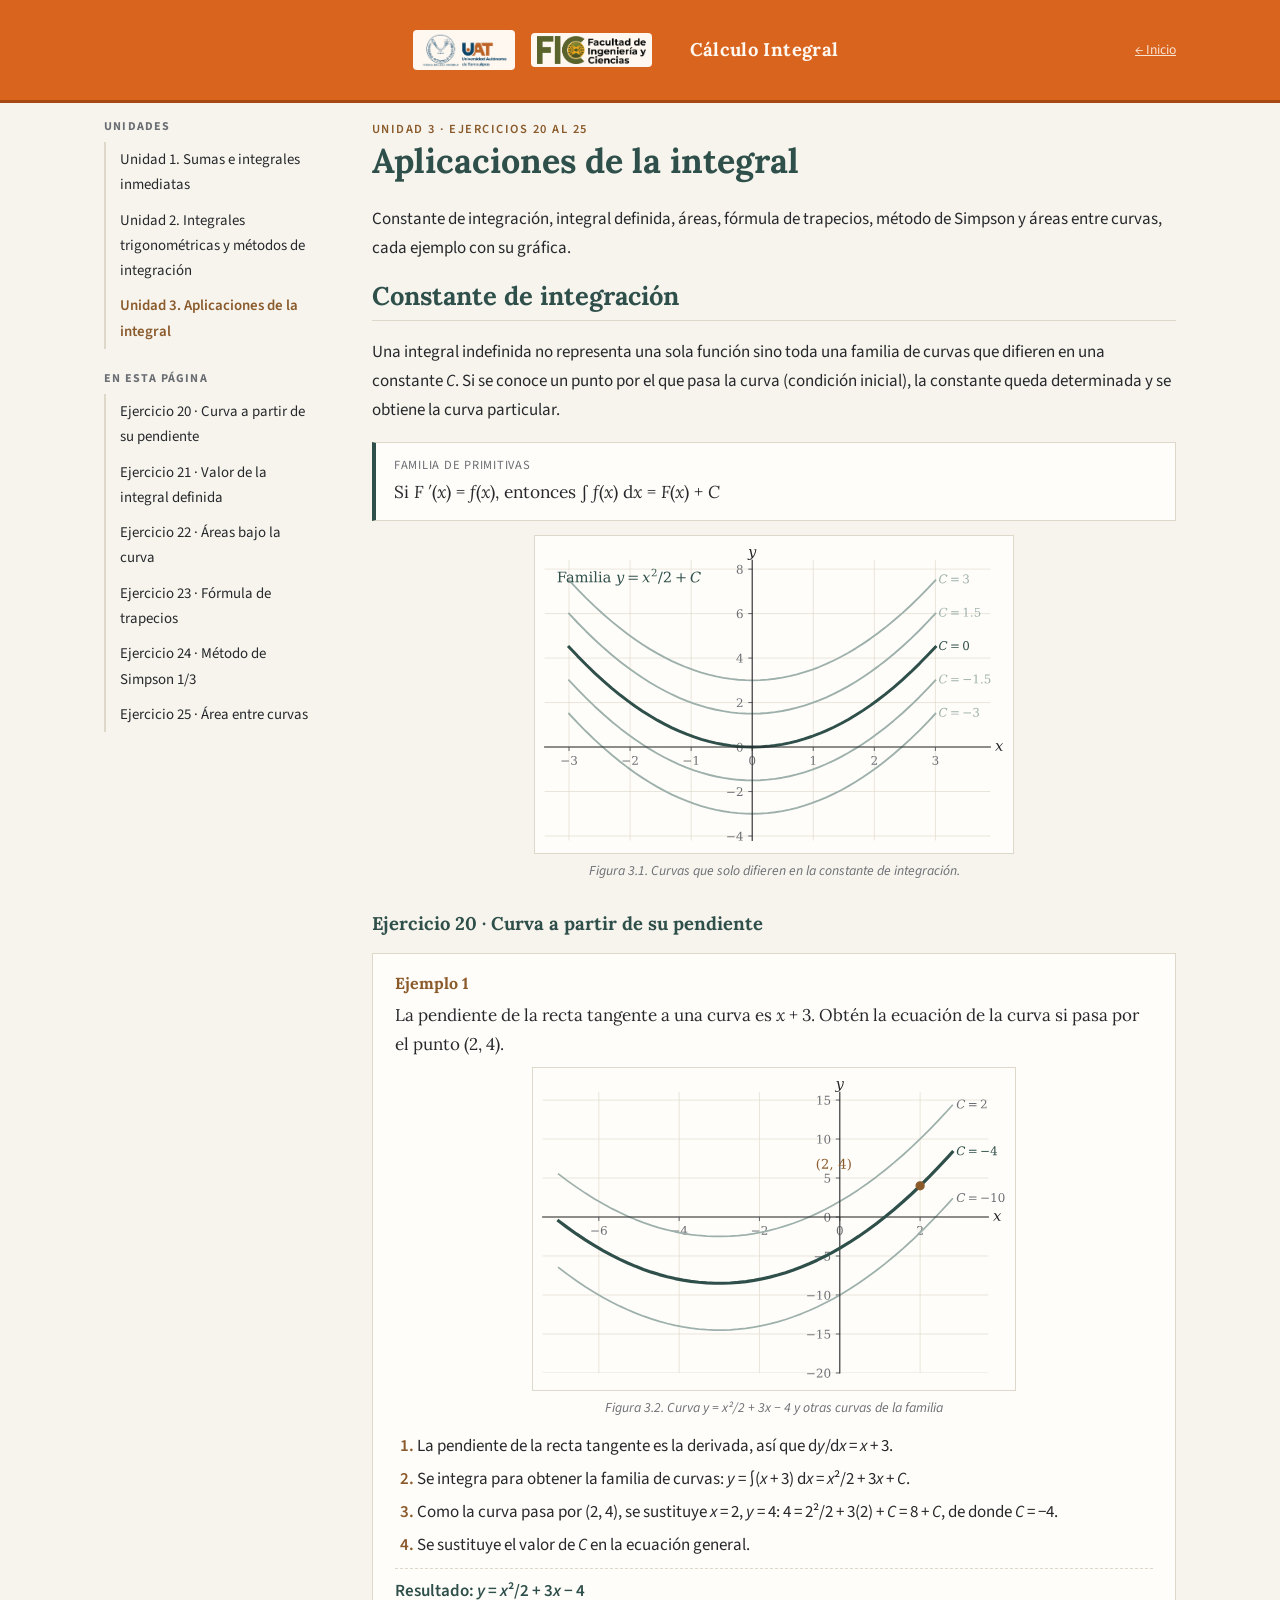
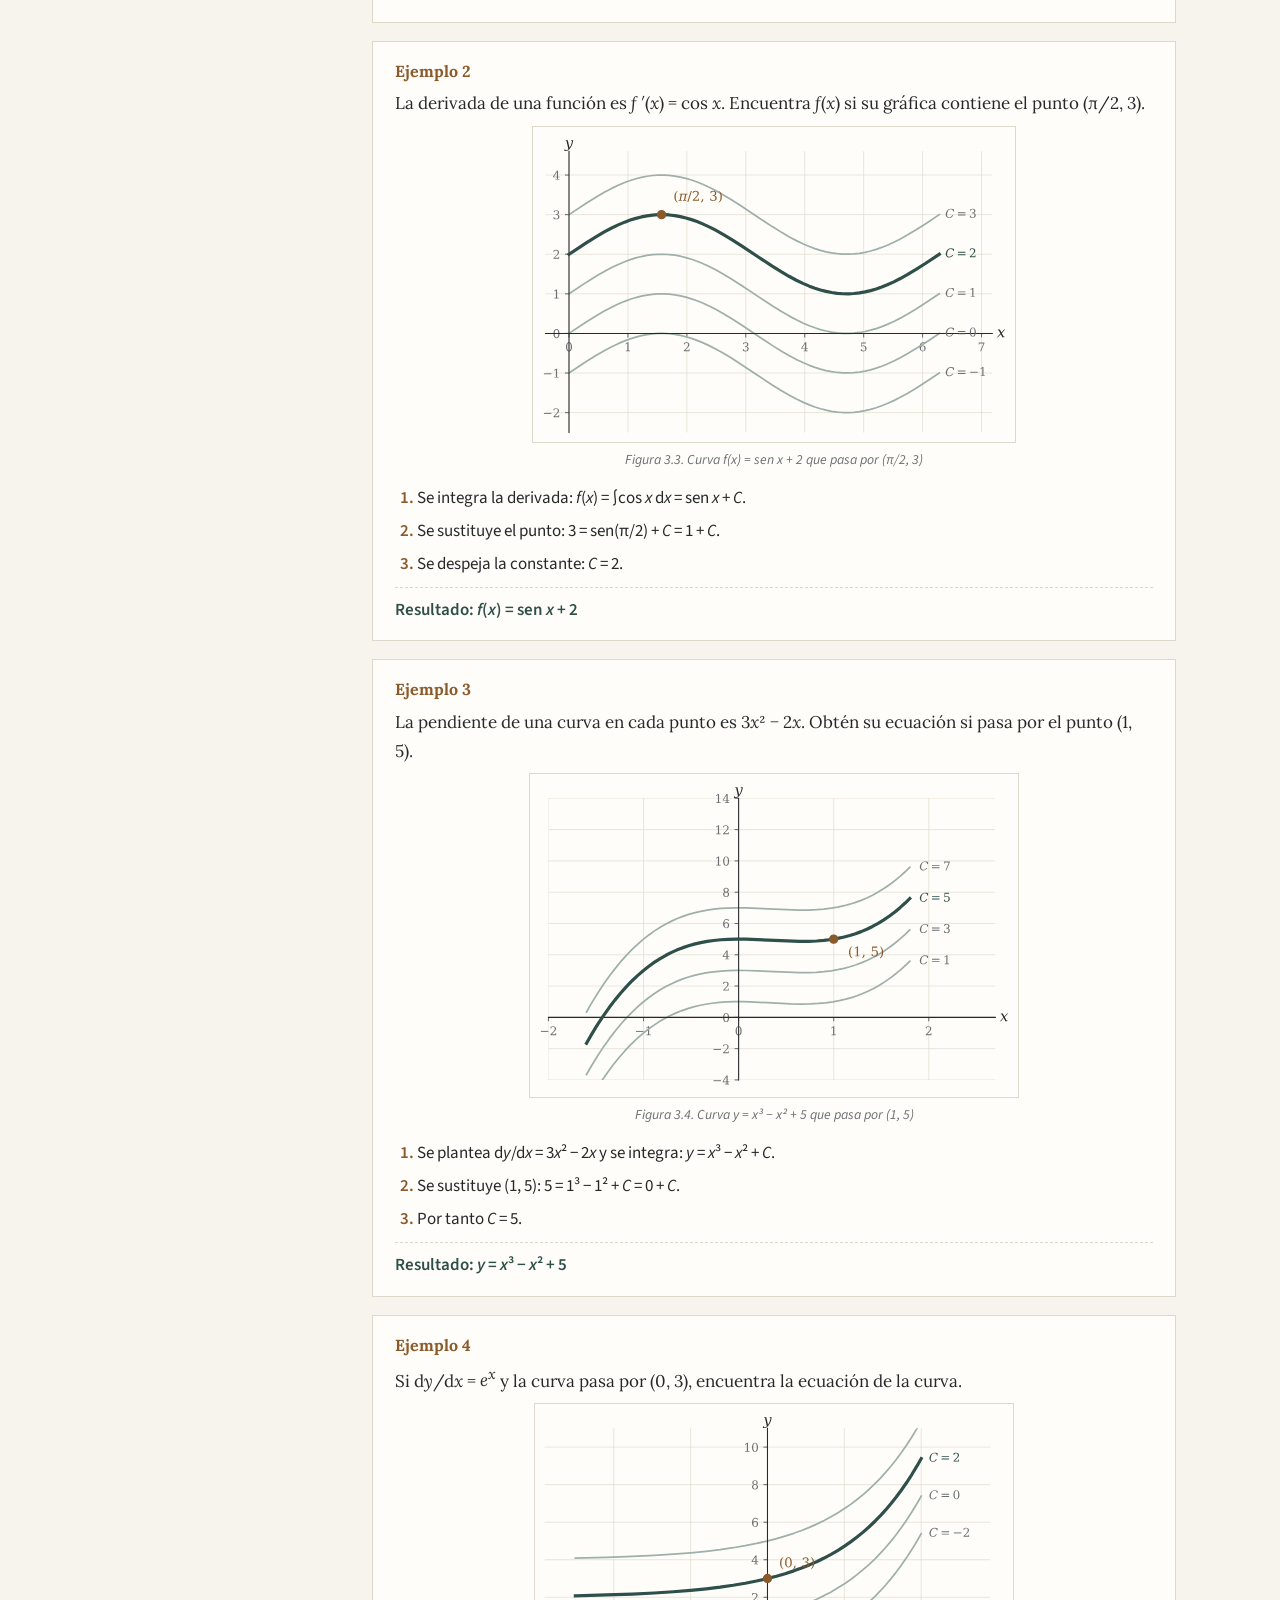
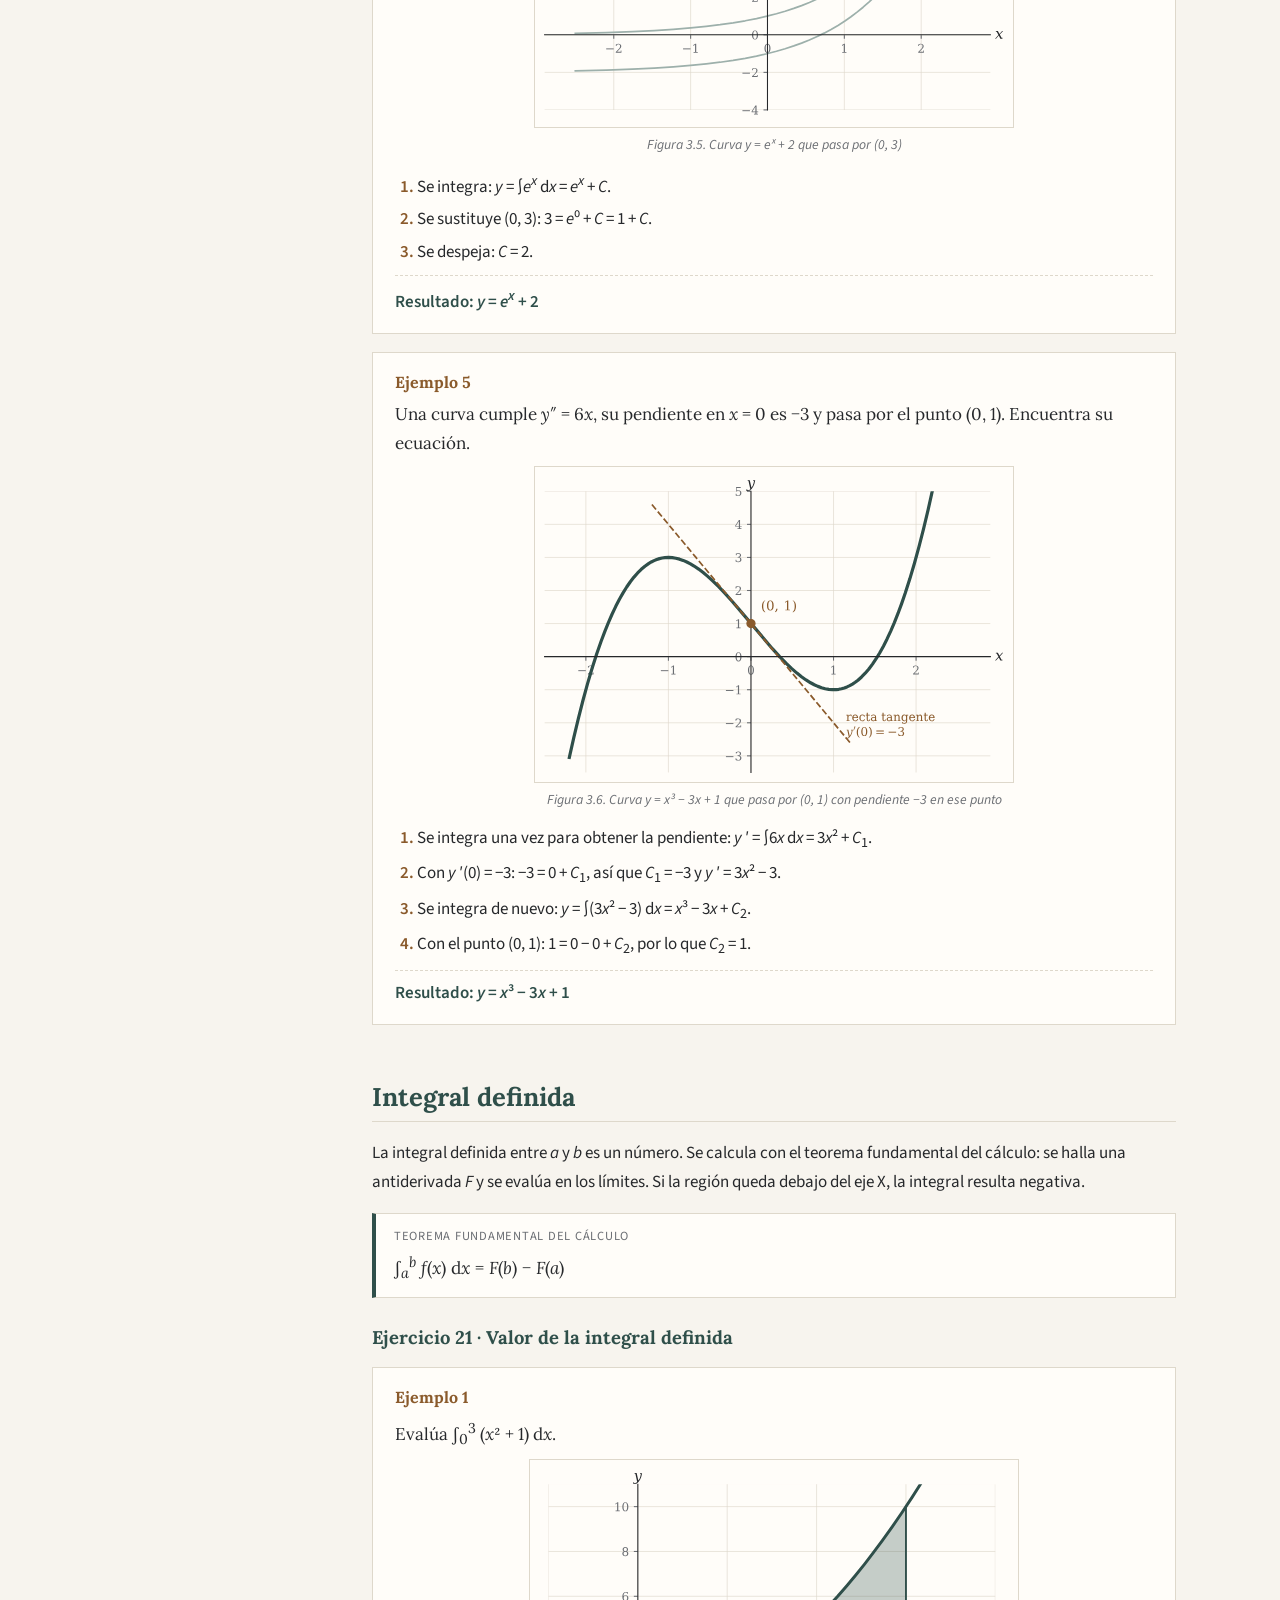
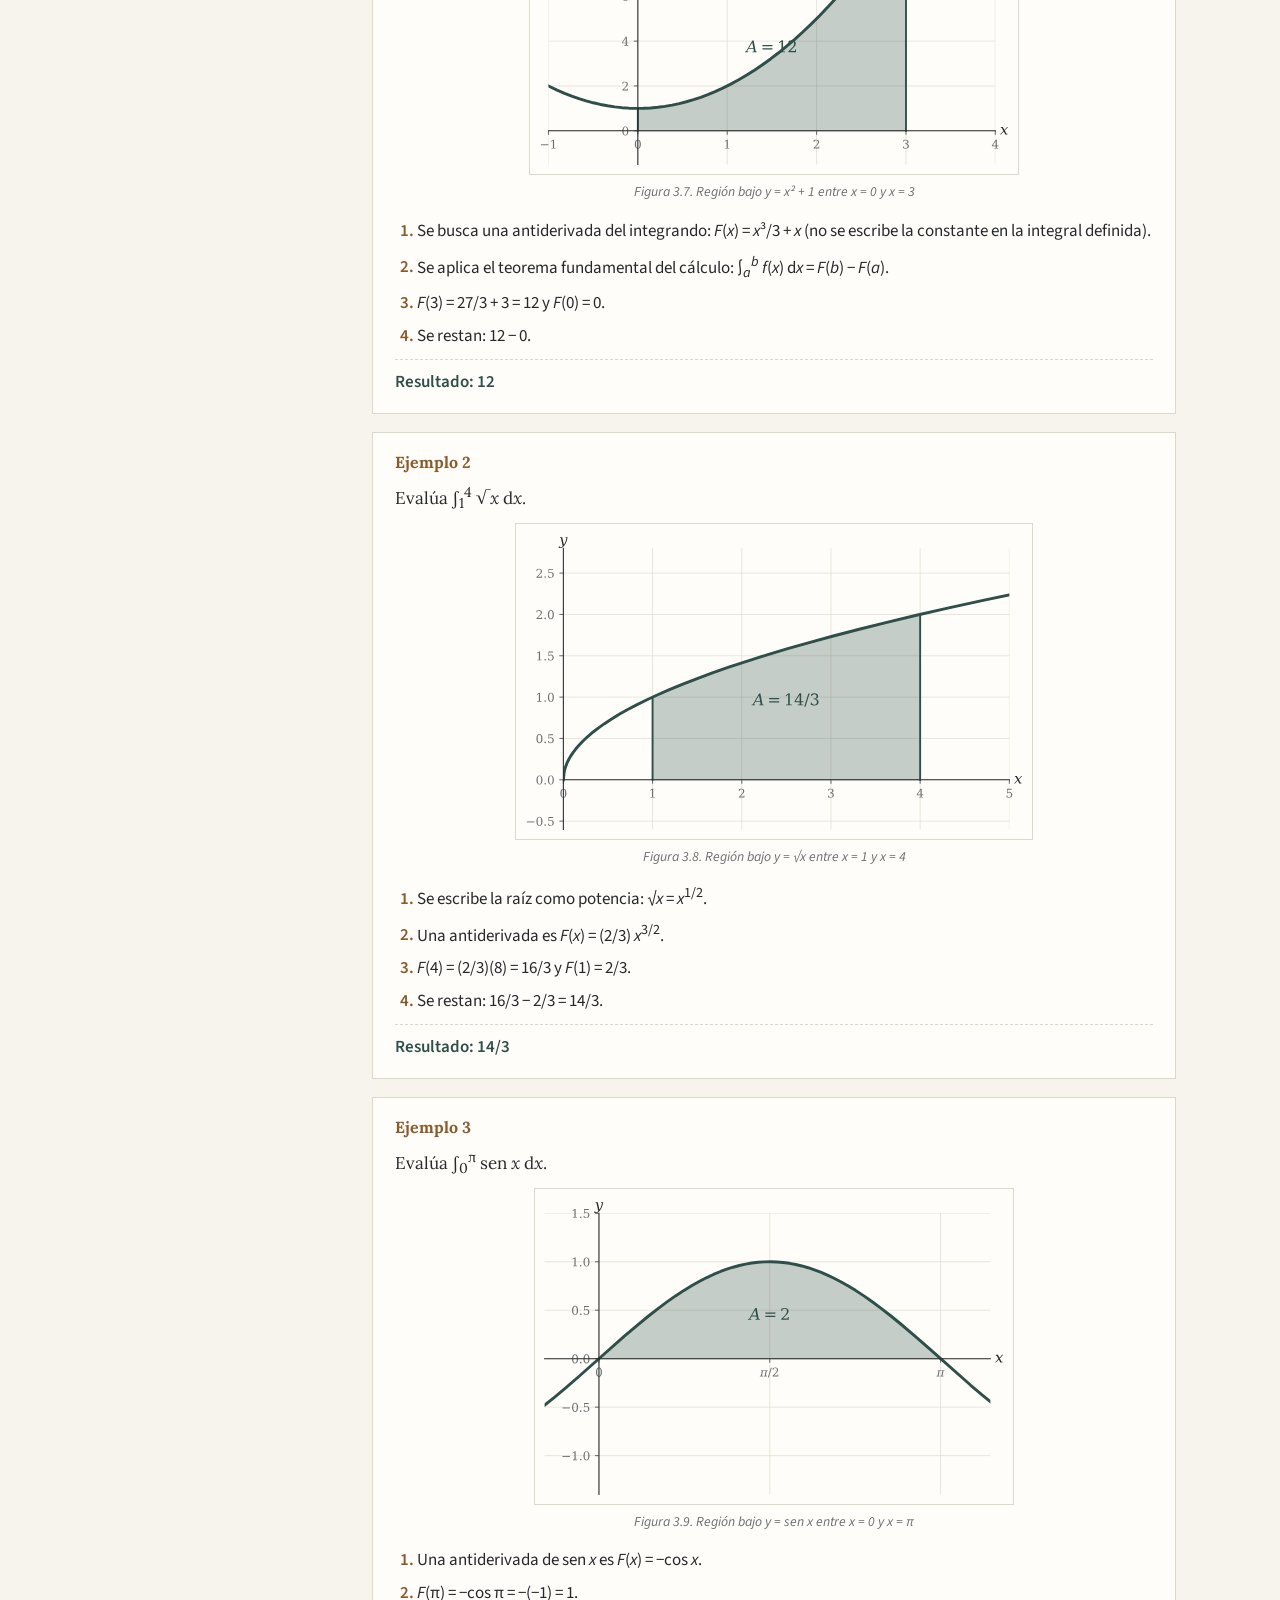
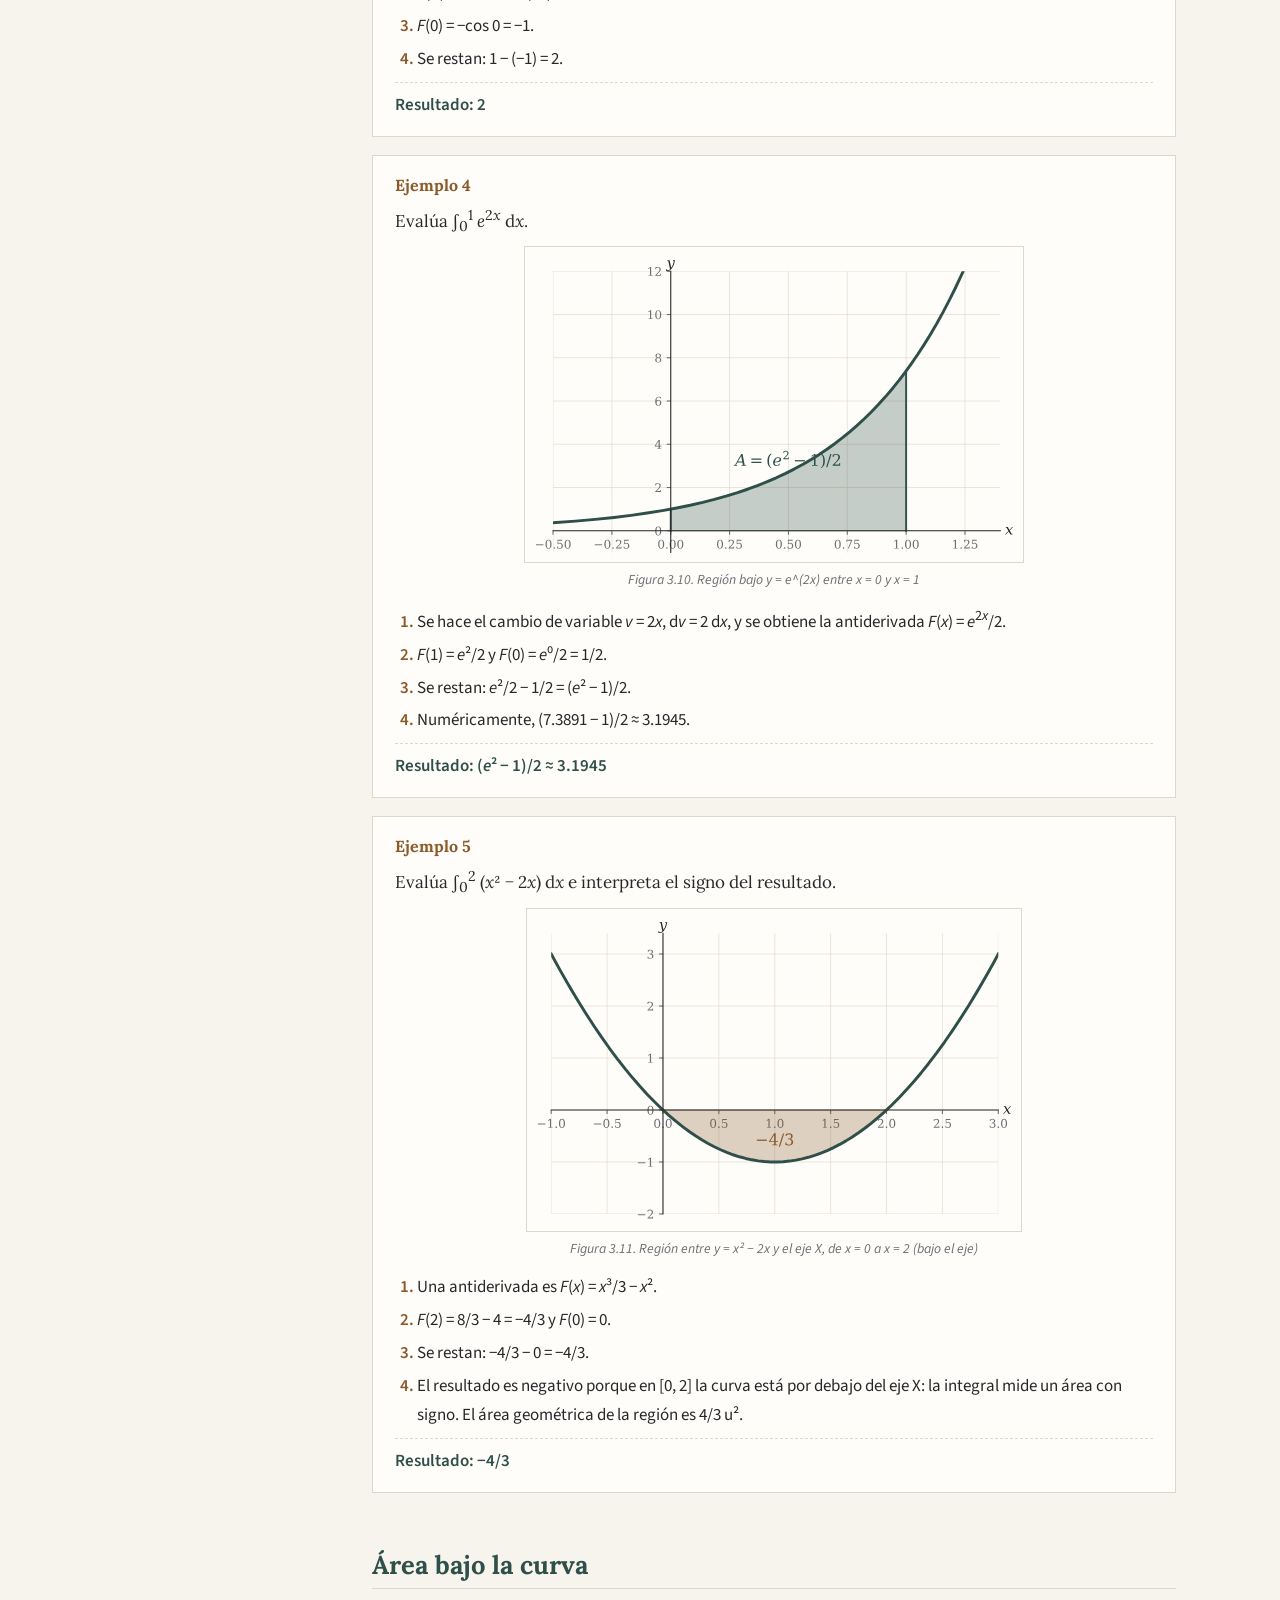
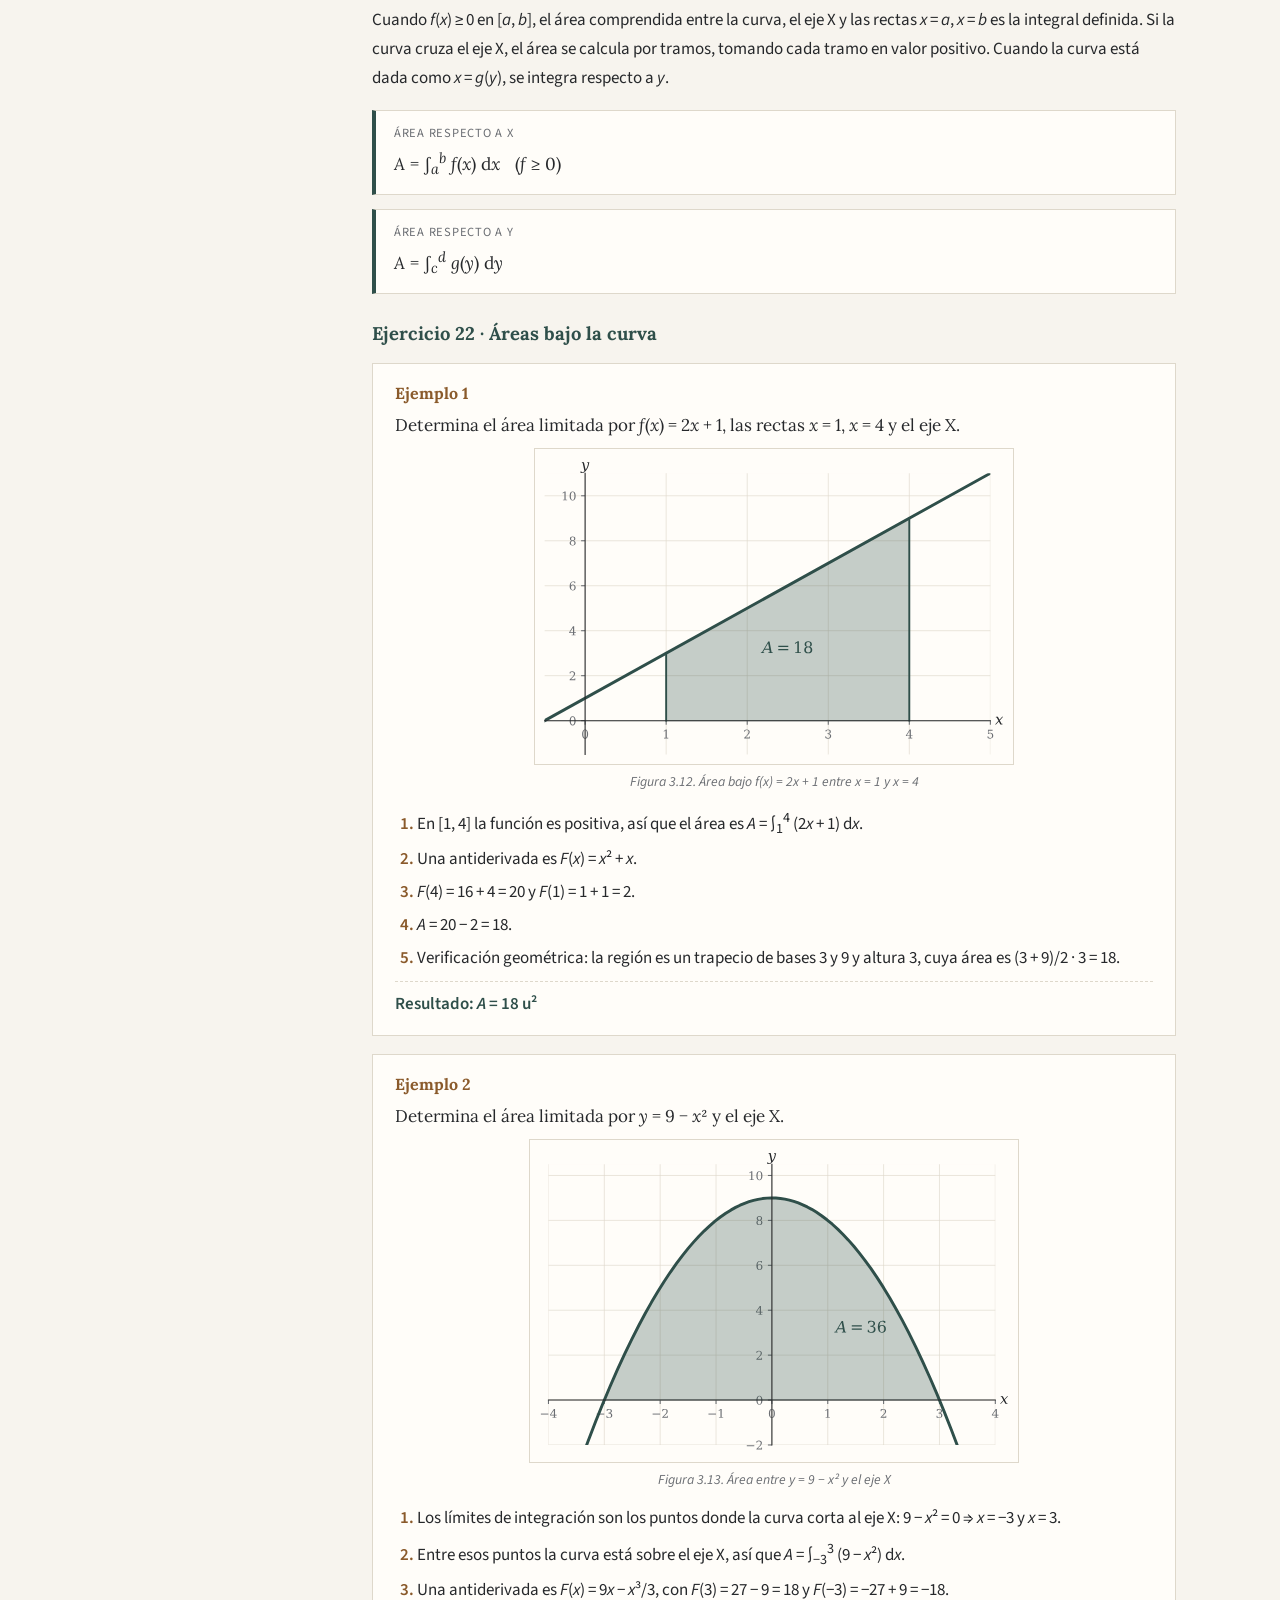
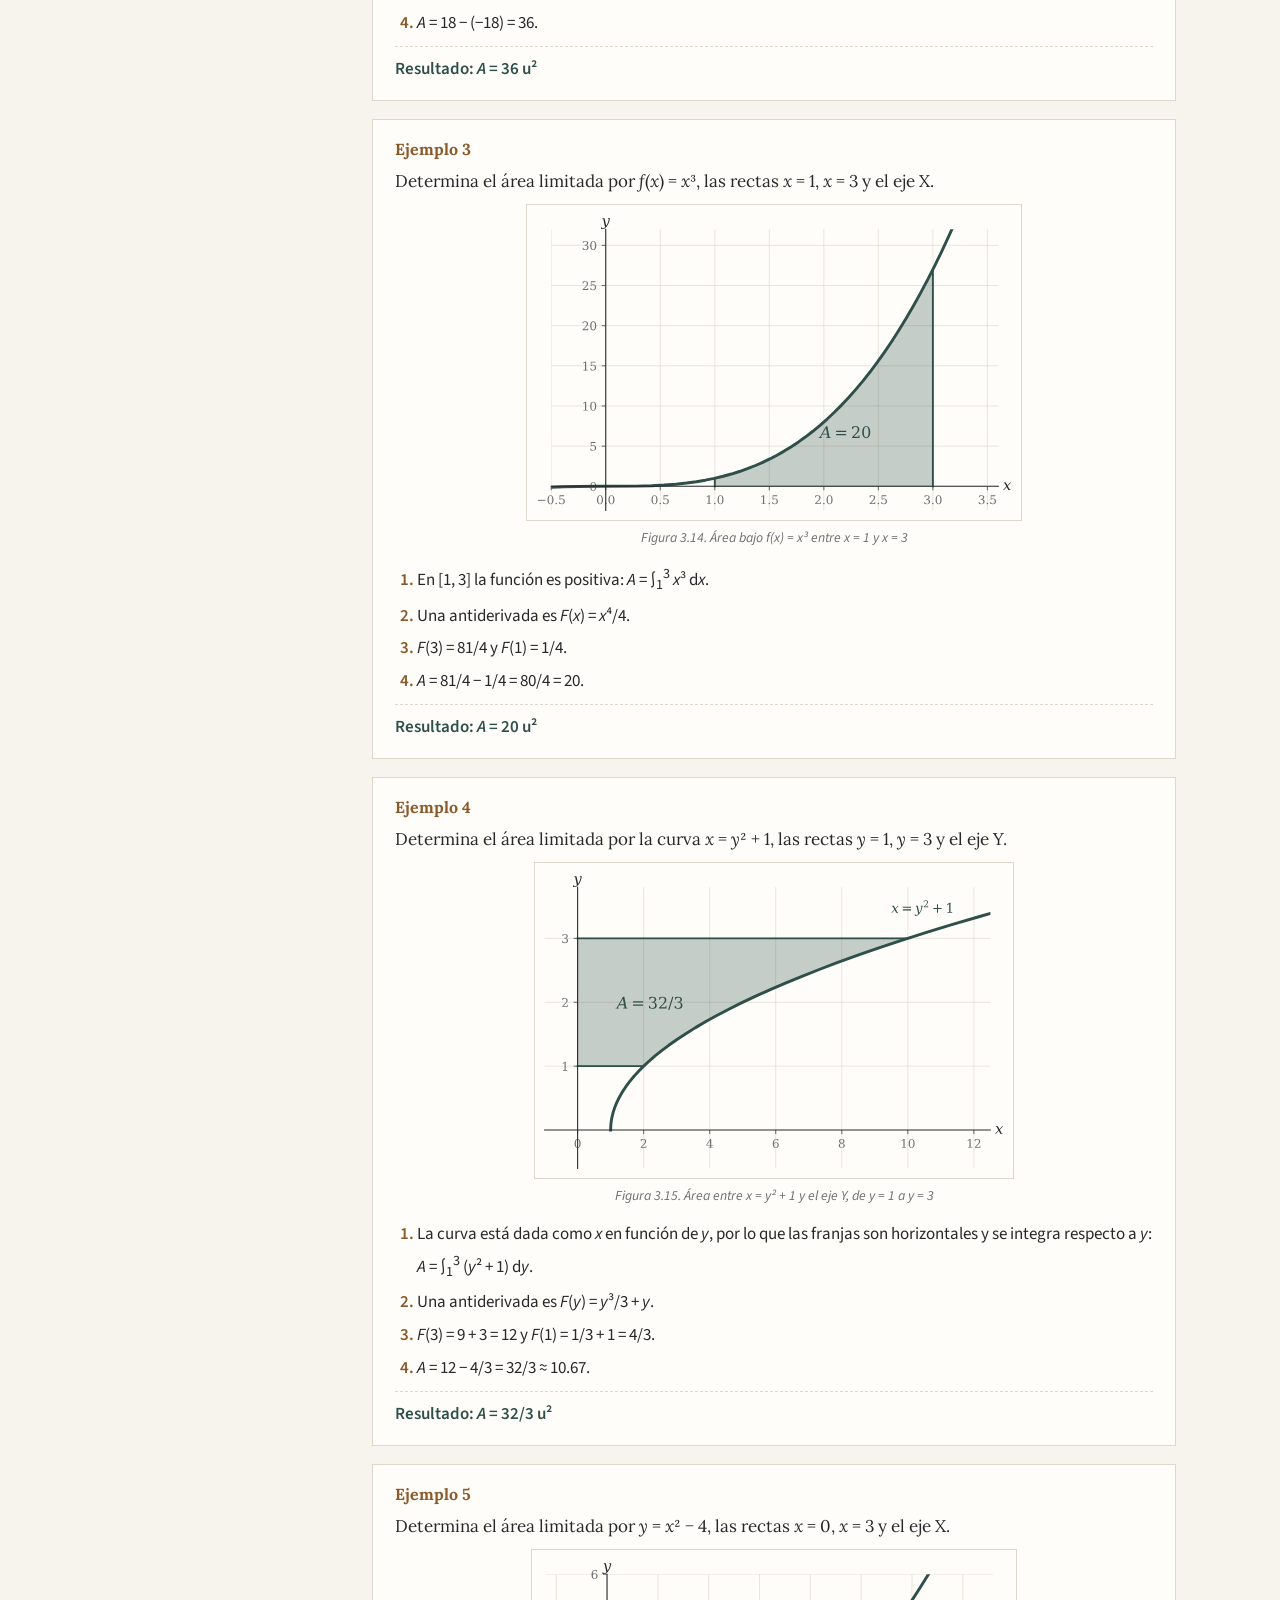
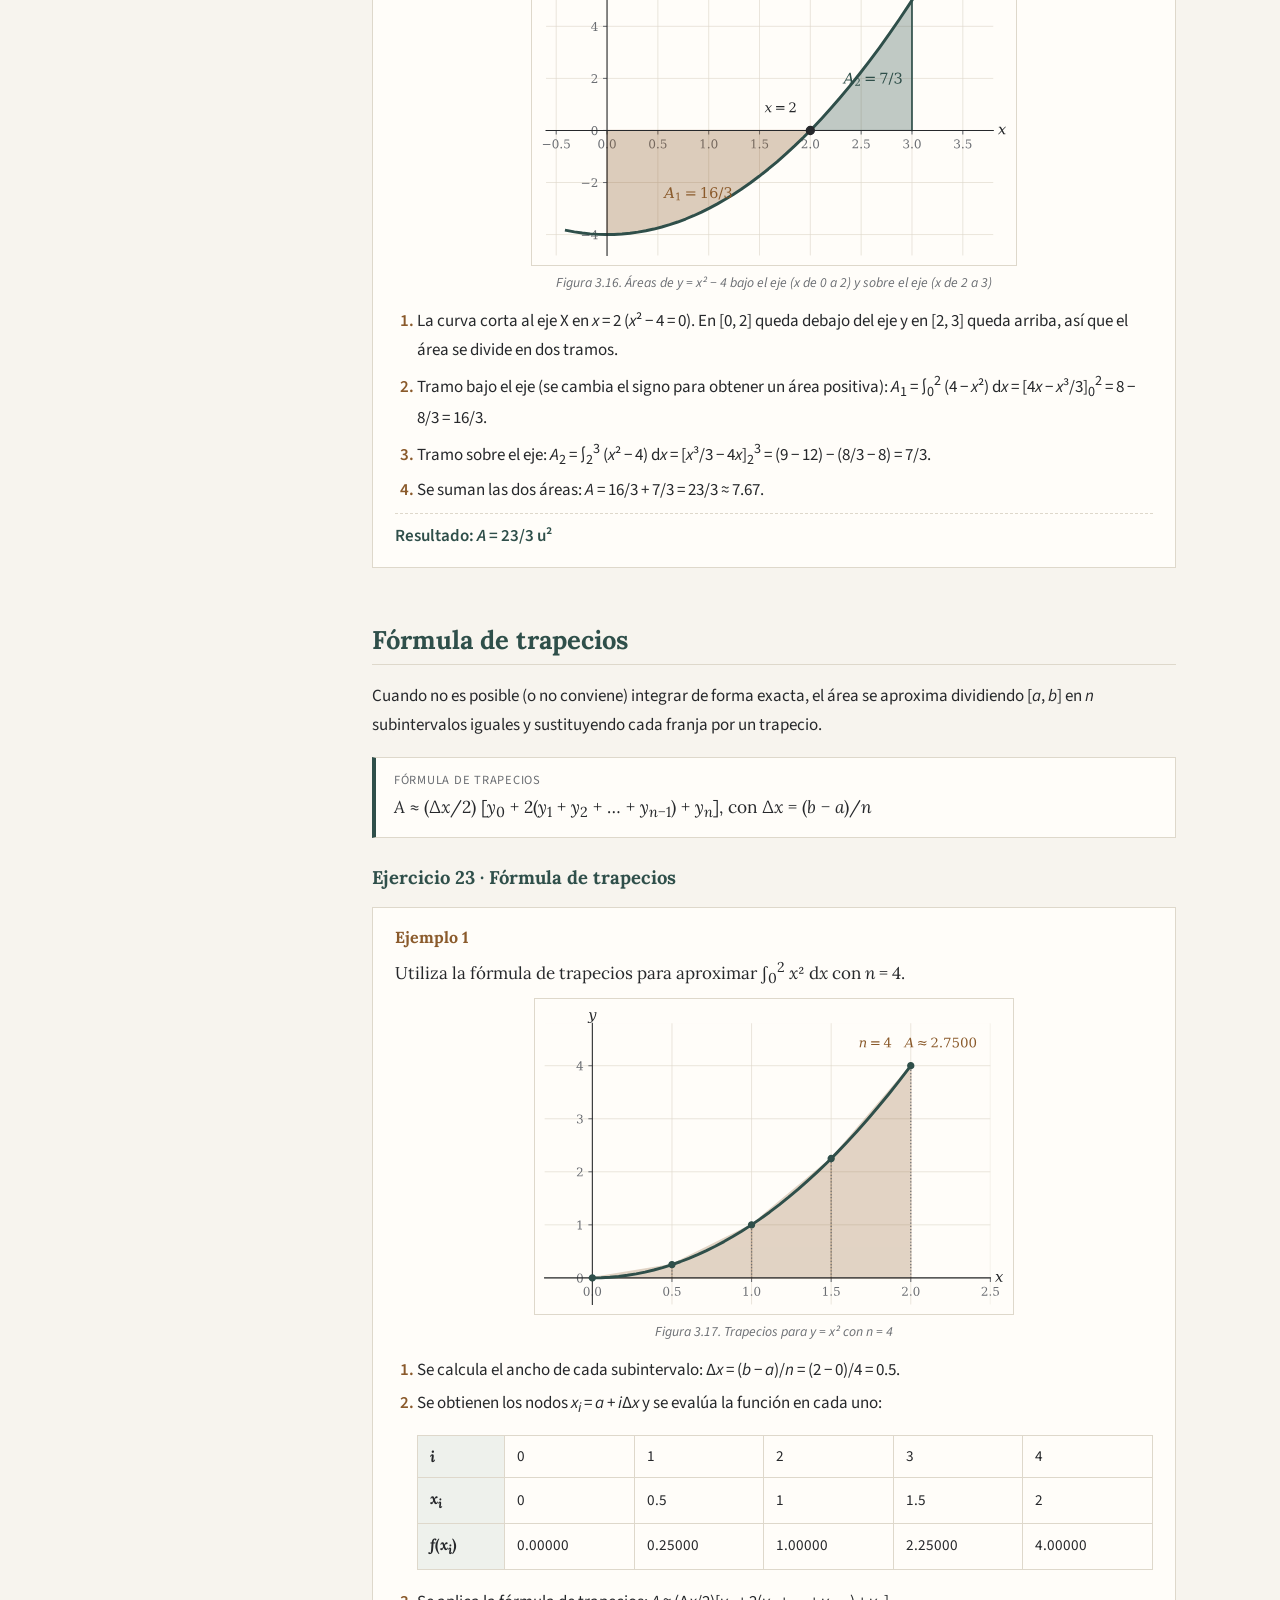
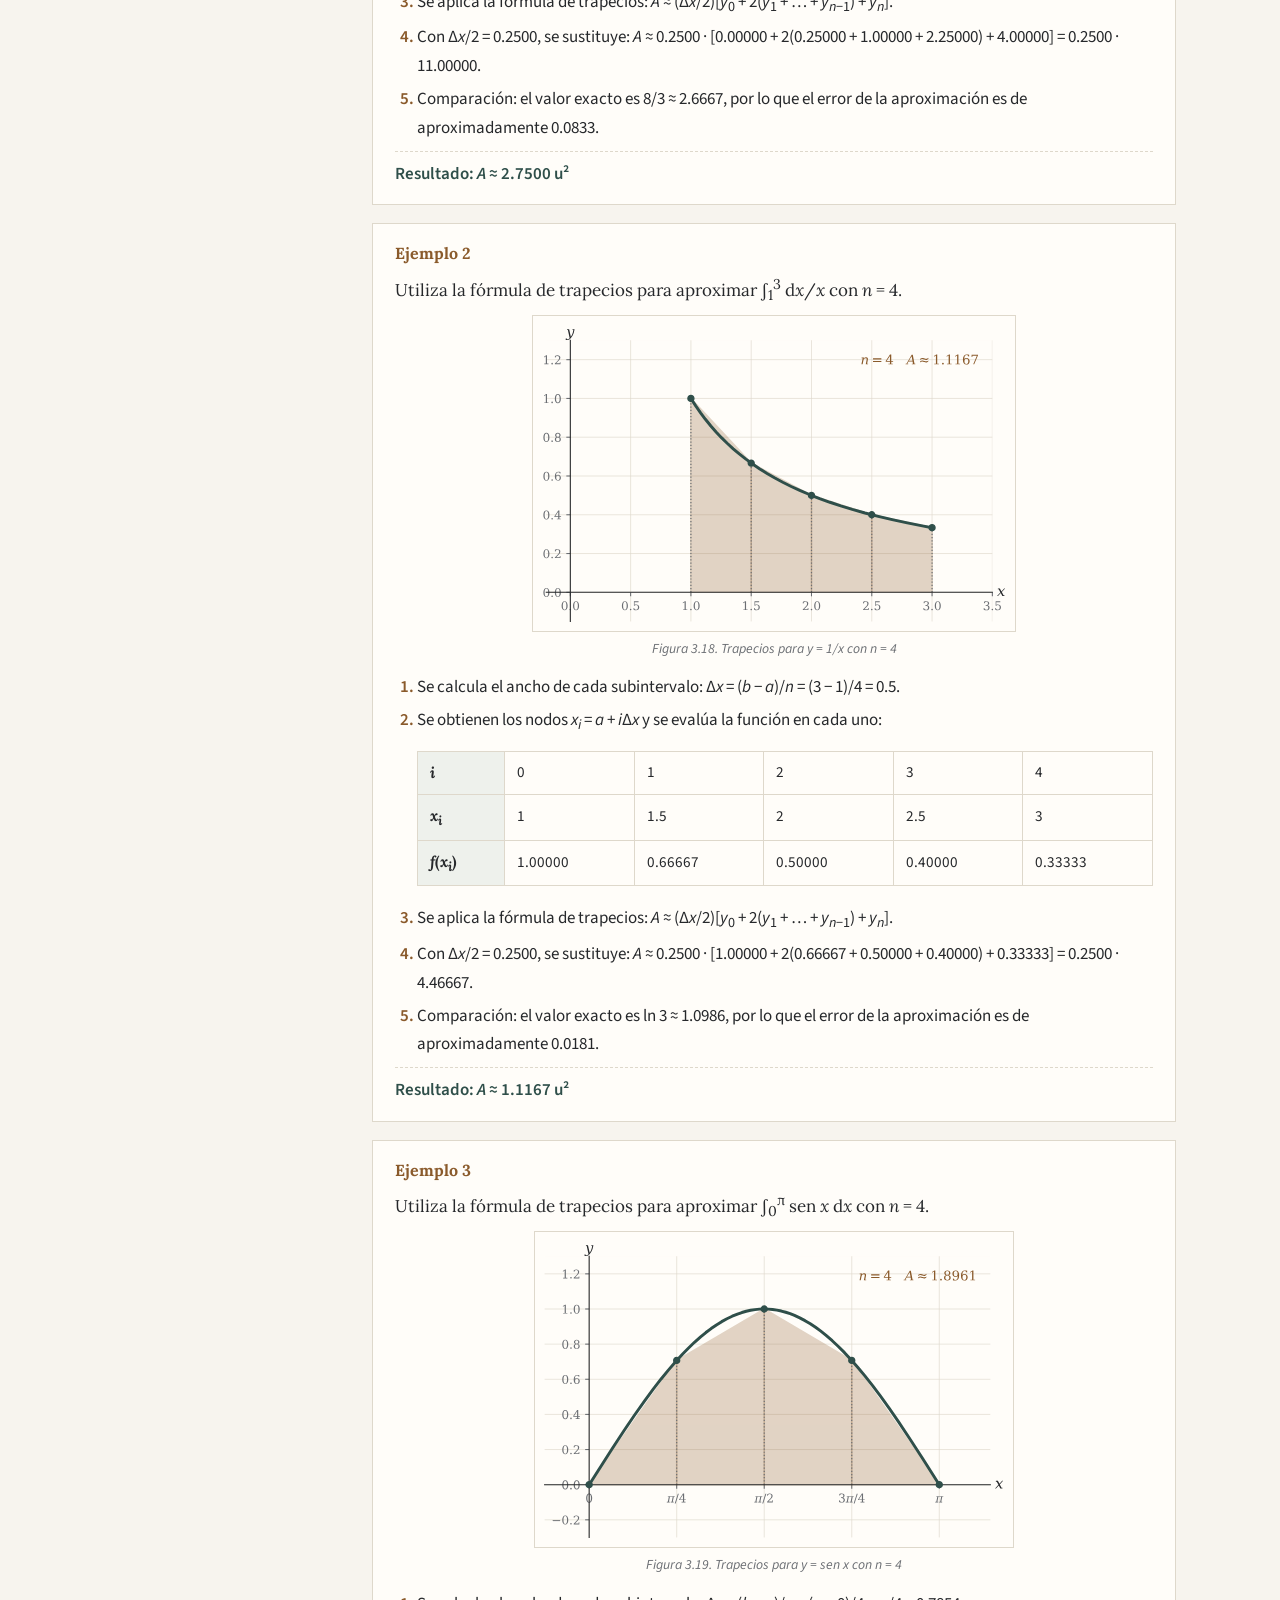
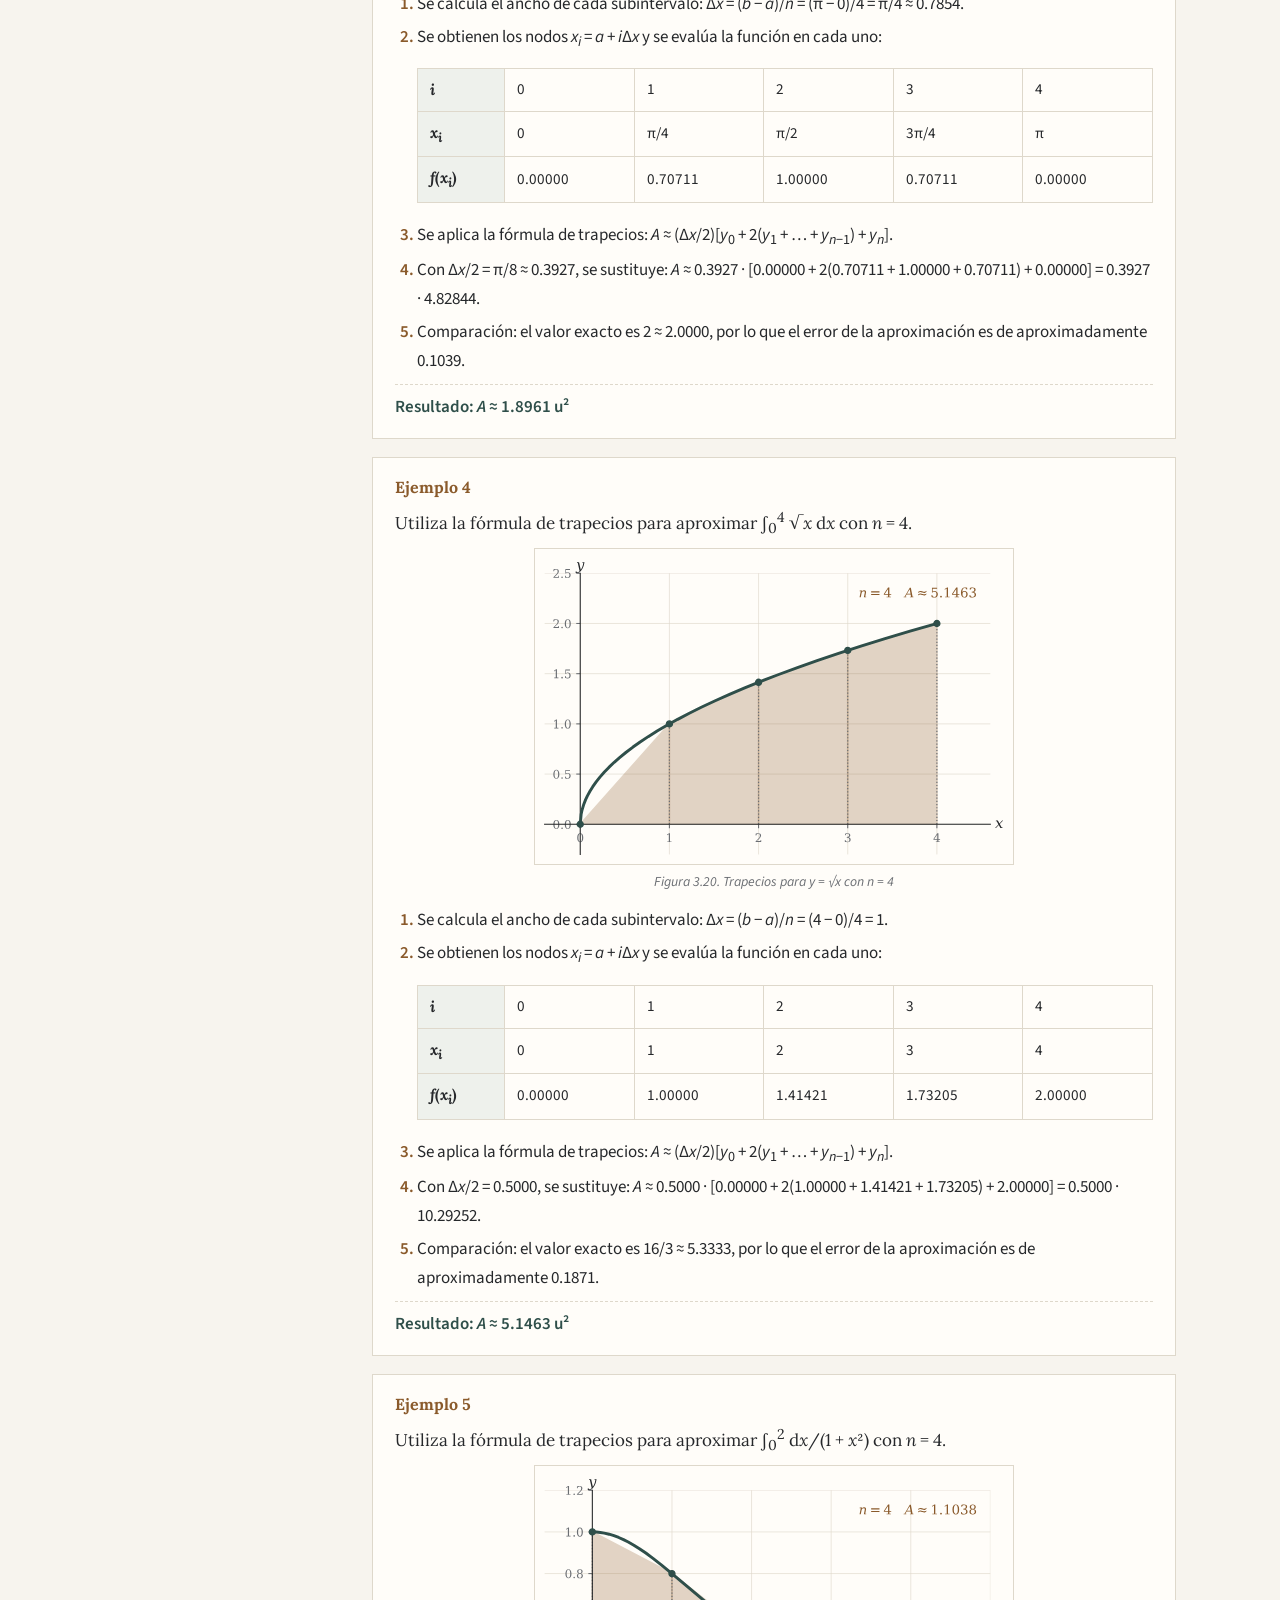
<file: unidad3.html>
<!DOCTYPE html><html lang="es"><head><meta charset="UTF-8"><meta name="viewport" content="width=device-width, initial-scale=1"><title>Unidad 3 · Aplicaciones de la integral</title><link href="https://fonts.googleapis.com/css2?family=Lora:ital,wght@0,400;0,600;0,700;1,400&family=Source+Sans+3:wght@400;500;600&display=swap" rel="stylesheet"><link rel="stylesheet" href="style.css"></head><body>
  <header class="barra">
    <div>
      <div class="marca">
        <div class="logos">
          <img alt="Universidad Autónoma de Tamaulipas" src="img/logo-uat.png" style="height:40px"/>
          <img alt="Facultad de Ingeniería y Ciencias" src="img/logo-fic.png" style="height:34px"/>
        </div>
        <strong><a href="index.html" style="color:inherit;text-decoration:none">Cálculo Integral</a></strong>
      </div><span><a href="index.html" style="color:inherit">← Inicio</a></span>
    </div>
  </header>
  <div class="cuerpo">
    <nav class="indice">
      <h2>Unidades</h2>
      <ol>
        <li><a href="unidad1.html">Unidad 1. Sumas e integrales inmediatas</a></li>
        <li><a href="unidad2.html">Unidad 2. Integrales trigonométricas y métodos de integración</a></li>
        <li><a class="act" href="unidad3.html">Unidad 3. Aplicaciones de la integral</a></li>
      </ol>
      <h2 class="sep">En esta página</h2>
      <ol>
        <li><a href="#s1">Ejercicio 20 · Curva a partir de su pendiente</a></li>
        <li><a href="#s2">Ejercicio 21 · Valor de la integral definida</a></li>
        <li><a href="#s3">Ejercicio 22 · Áreas bajo la curva</a></li>
        <li><a href="#s4">Ejercicio 23 · Fórmula de trapecios</a></li>
        <li><a href="#s5">Ejercicio 24 · Método de Simpson 1/3</a></li>
        <li><a href="#s6">Ejercicio 25 · Área entre curvas</a></li>
      </ol>
    </nav>
    <main>
      <p class="cap">Unidad 3 · Ejercicios 20 al 25</p>
      <h1 style="margin-top:0">Aplicaciones de la integral</h1>
      <p>Constante de integración, integral definida, áreas, fórmula de trapecios, método de Simpson y áreas entre curvas, cada ejemplo con su gráfica.</p>
      <section>
        <h2>Constante de integración</h2>
        <p>Una integral indefinida no representa una sola función sino toda una familia de curvas que difieren en una constante <i>C</i>. Si se conoce un punto por el que pasa la curva (condición inicial), la constante queda determinada y se obtiene la curva particular.</p>
        <div class="formula"><small>Familia de primitivas</small>Si <i>F</i> ′(<i>x</i>) = <i>f</i>(<i>x</i>), entonces ∫ <i>f</i>(<i>x</i>) d<i>x</i> = <i>F</i>(<i>x</i>) + <i>C</i>
        </div>
        <figure class="grafica"><img alt="Familia de curvas y = x²/2 + C con distintos valores de C" src="img/fig3_1.svg"/>
          <figcaption>Figura 3.1. Curvas que solo difieren en la constante de integración.</figcaption>
        </figure>
        <h3 id="s1">Ejercicio 20 · Curva a partir de su pendiente</h3>
        <div class="ejemplo">
          <h4>Ejemplo 1</h4>
          <p class="enun">La pendiente de la recta tangente a una curva es <i>x</i> + 3. Obtén la ecuación de la curva si pasa por el punto (2, 4).</p>
          <figure class="grafica"><img alt="Curva y = x²/2 + 3x − 4 y otras curvas de la familia" src="img/e20_1.svg"/>
            <figcaption>Figura 3.2. Curva y = x²/2 + 3x − 4 y otras curvas de la familia</figcaption>
          </figure>
          <ol class="pasos">
            <li>La pendiente de la recta tangente es la derivada, así que d<i>y</i>/d<i>x</i> = <i>x</i> + 3.</li>
            <li>Se integra para obtener la familia de curvas: <i>y</i> = ∫(<i>x</i> + 3) d<i>x</i> = <i>x</i>²/2 + 3<i>x</i> + <i>C</i>.</li>
            <li>Como la curva pasa por (2, 4), se sustituye <i>x</i> = 2, <i>y</i> = 4: 4 = 2²/2 + 3(2) + <i>C</i> = 8 + <i>C</i>, de donde <i>C</i> = −4.</li>
            <li>Se sustituye el valor de <i>C</i> en la ecuación general.</li>
          </ol>
          <p class="res">Resultado: <i>y</i> = <i>x</i>²/2 + 3<i>x</i> − 4</p>
        </div>
        <div class="ejemplo">
          <h4>Ejemplo 2</h4>
          <p class="enun">La derivada de una función es <i>f</i> ′(<i>x</i>) = cos <i>x</i>. Encuentra <i>f</i>(<i>x</i>) si su gráfica contiene el punto (π/2, 3).</p>
          <figure class="grafica"><img alt="Curva f(x) = sen x + 2 que pasa por (π/2, 3)" src="img/e20_2.svg"/>
            <figcaption>Figura 3.3. Curva f(x) = sen x + 2 que pasa por (π/2, 3)</figcaption>
          </figure>
          <ol class="pasos">
            <li>Se integra la derivada: <i>f</i>(<i>x</i>) = ∫cos <i>x</i> d<i>x</i> = sen <i>x</i> + <i>C</i>.</li>
            <li>Se sustituye el punto: 3 = sen(π/2) + <i>C</i> = 1 + <i>C</i>.</li>
            <li>Se despeja la constante: <i>C</i> = 2.</li>
          </ol>
          <p class="res">Resultado: <i>f</i>(<i>x</i>) = sen <i>x</i> + 2</p>
        </div>
        <div class="ejemplo">
          <h4>Ejemplo 3</h4>
          <p class="enun">La pendiente de una curva en cada punto es 3<i>x</i>² − 2<i>x</i>. Obtén su ecuación si pasa por el punto (1, 5).</p>
          <figure class="grafica"><img alt="Curva y = x³ − x² + 5 que pasa por (1, 5)" src="img/e20_3.svg"/>
            <figcaption>Figura 3.4. Curva y = x³ − x² + 5 que pasa por (1, 5)</figcaption>
          </figure>
          <ol class="pasos">
            <li>Se plantea d<i>y</i>/d<i>x</i> = 3<i>x</i>² − 2<i>x</i> y se integra: <i>y</i> = <i>x</i>³ − <i>x</i>² + <i>C</i>.</li>
            <li>Se sustituye (1, 5): 5 = 1³ − 1² + <i>C</i> = 0 + <i>C</i>.</li>
            <li>Por tanto <i>C</i> = 5.</li>
          </ol>
          <p class="res">Resultado: <i>y</i> = <i>x</i>³ − <i>x</i>² + 5</p>
        </div>
        <div class="ejemplo">
          <h4>Ejemplo 4</h4>
          <p class="enun">Si d<i>y</i>/d<i>x</i> = <i>e<sup>x</sup></i> y la curva pasa por (0, 3), encuentra la ecuación de la curva.</p>
          <figure class="grafica"><img alt="Curva y = eˣ + 2 que pasa por (0, 3)" src="img/e20_4.svg"/>
            <figcaption>Figura 3.5. Curva y = eˣ + 2 que pasa por (0, 3)</figcaption>
          </figure>
          <ol class="pasos">
            <li>Se integra: <i>y</i> = ∫<i>e<sup>x</sup></i> d<i>x</i> = <i>e<sup>x</sup></i> + <i>C</i>.</li>
            <li>Se sustituye (0, 3): 3 = <i>e</i>⁰ + <i>C</i> = 1 + <i>C</i>.</li>
            <li>Se despeja: <i>C</i> = 2.</li>
          </ol>
          <p class="res">Resultado: <i>y</i> = <i>e<sup>x</sup></i> + 2</p>
        </div>
        <div class="ejemplo">
          <h4>Ejemplo 5</h4>
          <p class="enun">Una curva cumple <i>y</i>″ = 6<i>x</i>, su pendiente en <i>x</i> = 0 es −3 y pasa por el punto (0, 1). Encuentra su ecuación.</p>
          <figure class="grafica"><img alt="Curva y = x³ − 3x + 1 que pasa por (0, 1) con pendiente −3 en ese punto" src="img/e20_5.svg"/>
            <figcaption>Figura 3.6. Curva y = x³ − 3x + 1 que pasa por (0, 1) con pendiente −3 en ese punto</figcaption>
          </figure>
          <ol class="pasos">
            <li>Se integra una vez para obtener la pendiente: <i>y</i> ′ = ∫6<i>x</i> d<i>x</i> = 3<i>x</i>² + <i>C</i><sub>1</sub>.</li>
            <li>Con <i>y</i> ′(0) = −3: −3 = 0 + <i>C</i><sub>1</sub>, así que <i>C</i><sub>1</sub> = −3 y <i>y</i> ′ = 3<i>x</i>² − 3.</li>
            <li>Se integra de nuevo: <i>y</i> = ∫(3<i>x</i>² − 3) d<i>x</i> = <i>x</i>³ − 3<i>x</i> + <i>C</i><sub>2</sub>.</li>
            <li>Con el punto (0, 1): 1 = 0 − 0 + <i>C</i><sub>2</sub>, por lo que <i>C</i><sub>2</sub> = 1.</li>
          </ol>
          <p class="res">Resultado: <i>y</i> = <i>x</i>³ − 3<i>x</i> + 1</p>
        </div>
      </section>
      <section>
        <h2>Integral definida</h2>
        <p>La integral definida entre <i>a</i> y <i>b</i> es un número. Se calcula con el teorema fundamental del cálculo: se halla una antiderivada <i>F</i> y se evalúa en los límites. Si la región queda debajo del eje X, la integral resulta negativa.</p>
        <div class="formula"><small>Teorema fundamental del cálculo</small>∫<sub><i>a</i></sub><sup><i>b</i></sup> <i>f</i>(<i>x</i>) d<i>x</i> = <i>F</i>(<i>b</i>) − <i>F</i>(<i>a</i>)
        </div>
        <h3 id="s2">Ejercicio 21 · Valor de la integral definida</h3>
        <div class="ejemplo">
          <h4>Ejemplo 1</h4>
          <p class="enun">Evalúa ∫<sub>0</sub><sup>3</sup> (<i>x</i>² + 1) d<i>x</i>.</p>
          <figure class="grafica"><img alt="Región bajo y = x² + 1 entre x = 0 y x = 3" src="img/e21_1.svg"/>
            <figcaption>Figura 3.7. Región bajo y = x² + 1 entre x = 0 y x = 3</figcaption>
          </figure>
          <ol class="pasos">
            <li>Se busca una antiderivada del integrando: <i>F</i>(<i>x</i>) = <i>x</i>³/3 + <i>x</i> (no se escribe la constante en la integral definida).</li>
            <li>Se aplica el teorema fundamental del cálculo: ∫<sub><i>a</i></sub><sup><i>b</i></sup> <i>f</i>(<i>x</i>) d<i>x</i> = <i>F</i>(<i>b</i>) − <i>F</i>(<i>a</i>).</li>
            <li><i>F</i>(3) = 27/3 + 3 = 12 y <i>F</i>(0) = 0.</li>
            <li>Se restan: 12 − 0.</li>
          </ol>
          <p class="res">Resultado: 12</p>
        </div>
        <div class="ejemplo">
          <h4>Ejemplo 2</h4>
          <p class="enun">Evalúa ∫<sub>1</sub><sup>4</sup> √<i>x</i> d<i>x</i>.</p>
          <figure class="grafica"><img alt="Región bajo y = √x entre x = 1 y x = 4" src="img/e21_2.svg"/>
            <figcaption>Figura 3.8. Región bajo y = √x entre x = 1 y x = 4</figcaption>
          </figure>
          <ol class="pasos">
            <li>Se escribe la raíz como potencia: √<i>x</i> = <i>x</i><sup>1/2</sup>.</li>
            <li>Una antiderivada es <i>F</i>(<i>x</i>) = (2/3) <i>x</i><sup>3/2</sup>.</li>
            <li><i>F</i>(4) = (2/3)(8) = 16/3 y <i>F</i>(1) = 2/3.</li>
            <li>Se restan: 16/3 − 2/3 = 14/3.</li>
          </ol>
          <p class="res">Resultado: 14/3</p>
        </div>
        <div class="ejemplo">
          <h4>Ejemplo 3</h4>
          <p class="enun">Evalúa ∫<sub>0</sub><sup>π</sup> sen <i>x</i> d<i>x</i>.</p>
          <figure class="grafica"><img alt="Región bajo y = sen x entre x = 0 y x = π" src="img/e21_3.svg"/>
            <figcaption>Figura 3.9. Región bajo y = sen x entre x = 0 y x = π</figcaption>
          </figure>
          <ol class="pasos">
            <li>Una antiderivada de sen <i>x</i> es <i>F</i>(<i>x</i>) = −cos <i>x</i>.</li>
            <li><i>F</i>(π) = −cos π = −(−1) = 1.</li>
            <li><i>F</i>(0) = −cos 0 = −1.</li>
            <li>Se restan: 1 − (−1) = 2.</li>
          </ol>
          <p class="res">Resultado: 2</p>
        </div>
        <div class="ejemplo">
          <h4>Ejemplo 4</h4>
          <p class="enun">Evalúa ∫<sub>0</sub><sup>1</sup> <i>e</i><sup>2<i>x</i></sup> d<i>x</i>.</p>
          <figure class="grafica"><img alt="Región bajo y = e^(2x) entre x = 0 y x = 1" src="img/e21_4.svg"/>
            <figcaption>Figura 3.10. Región bajo y = e^(2x) entre x = 0 y x = 1</figcaption>
          </figure>
          <ol class="pasos">
            <li>Se hace el cambio de variable <i>v</i> = 2<i>x</i>, d<i>v</i> = 2 d<i>x</i>, y se obtiene la antiderivada <i>F</i>(<i>x</i>) = <i>e</i><sup>2<i>x</i></sup>/2.</li>
            <li><i>F</i>(1) = <i>e</i>²/2 y <i>F</i>(0) = <i>e</i>⁰/2 = 1/2.</li>
            <li>Se restan: <i>e</i>²/2 − 1/2 = (<i>e</i>² − 1)/2.</li>
            <li>Numéricamente, (7.3891 − 1)/2 ≈ 3.1945.</li>
          </ol>
          <p class="res">Resultado: (<i>e</i>² − 1)/2 ≈ 3.1945</p>
        </div>
        <div class="ejemplo">
          <h4>Ejemplo 5</h4>
          <p class="enun">Evalúa ∫<sub>0</sub><sup>2</sup> (<i>x</i>² − 2<i>x</i>) d<i>x</i> e interpreta el signo del resultado.</p>
          <figure class="grafica"><img alt="Región entre y = x² − 2x y el eje X, de x = 0 a x = 2 (bajo el eje)" src="img/e21_5.svg"/>
            <figcaption>Figura 3.11. Región entre y = x² − 2x y el eje X, de x = 0 a x = 2 (bajo el eje)</figcaption>
          </figure>
          <ol class="pasos">
            <li>Una antiderivada es <i>F</i>(<i>x</i>) = <i>x</i>³/3 − <i>x</i>².</li>
            <li><i>F</i>(2) = 8/3 − 4 = −4/3 y <i>F</i>(0) = 0.</li>
            <li>Se restan: −4/3 − 0 = −4/3.</li>
            <li>El resultado es negativo porque en [0, 2] la curva está por debajo del eje X: la integral mide un área con signo. El área geométrica de la región es 4/3 u².</li>
          </ol>
          <p class="res">Resultado: −4/3</p>
        </div>
      </section>
      <section>
        <h2>Área bajo la curva</h2>
        <p>Cuando <i>f</i>(<i>x</i>) ≥ 0 en [<i>a</i>, <i>b</i>], el área comprendida entre la curva, el eje X y las rectas <i>x</i> = <i>a</i>, <i>x</i> = <i>b</i> es la integral definida. Si la curva cruza el eje X, el área se calcula por tramos, tomando cada tramo en valor positivo. Cuando la curva está dada como <i>x</i> = <i>g</i>(<i>y</i>), se integra respecto a <i>y</i>.</p>
        <div class="formula"><small>Área respecto a x</small><i>A</i> = ∫<sub><i>a</i></sub><sup><i>b</i></sup> <i>f</i>(<i>x</i>) d<i>x</i>   (<i>f</i> ≥ 0)
        </div>
        <div class="formula"><small>Área respecto a y</small><i>A</i> = ∫<sub><i>c</i></sub><sup><i>d</i></sup> <i>g</i>(<i>y</i>) d<i>y</i>
        </div>
        <h3 id="s3">Ejercicio 22 · Áreas bajo la curva</h3>
        <div class="ejemplo">
          <h4>Ejemplo 1</h4>
          <p class="enun">Determina el área limitada por <i>f</i>(<i>x</i>) = 2<i>x</i> + 1, las rectas <i>x</i> = 1, <i>x</i> = 4 y el eje X.</p>
          <figure class="grafica"><img alt="Área bajo f(x) = 2x + 1 entre x = 1 y x = 4" src="img/e22_1.svg"/>
            <figcaption>Figura 3.12. Área bajo f(x) = 2x + 1 entre x = 1 y x = 4</figcaption>
          </figure>
          <ol class="pasos">
            <li>En [1, 4] la función es positiva, así que el área es <i>A</i> = ∫<sub>1</sub><sup>4</sup> (2<i>x</i> + 1) d<i>x</i>.</li>
            <li>Una antiderivada es <i>F</i>(<i>x</i>) = <i>x</i>² + <i>x</i>.</li>
            <li><i>F</i>(4) = 16 + 4 = 20 y <i>F</i>(1) = 1 + 1 = 2.</li>
            <li><i>A</i> = 20 − 2 = 18.</li>
            <li>Verificación geométrica: la región es un trapecio de bases 3 y 9 y altura 3, cuya área es (3 + 9)/2 · 3 = 18.</li>
          </ol>
          <p class="res">Resultado: <i>A</i> = 18 u²</p>
        </div>
        <div class="ejemplo">
          <h4>Ejemplo 2</h4>
          <p class="enun">Determina el área limitada por <i>y</i> = 9 − <i>x</i>² y el eje X.</p>
          <figure class="grafica"><img alt="Área entre y = 9 − x² y el eje X" src="img/e22_2.svg"/>
            <figcaption>Figura 3.13. Área entre y = 9 − x² y el eje X</figcaption>
          </figure>
          <ol class="pasos">
            <li>Los límites de integración son los puntos donde la curva corta al eje X: 9 − <i>x</i>² = 0 ⇒ <i>x</i> = −3 y <i>x</i> = 3.</li>
            <li>Entre esos puntos la curva está sobre el eje X, así que <i>A</i> = ∫<sub>−3</sub><sup>3</sup> (9 − <i>x</i>²) d<i>x</i>.</li>
            <li>Una antiderivada es <i>F</i>(<i>x</i>) = 9<i>x</i> − <i>x</i>³/3, con <i>F</i>(3) = 27 − 9 = 18 y <i>F</i>(−3) = −27 + 9 = −18.</li>
            <li><i>A</i> = 18 − (−18) = 36.</li>
          </ol>
          <p class="res">Resultado: <i>A</i> = 36 u²</p>
        </div>
        <div class="ejemplo">
          <h4>Ejemplo 3</h4>
          <p class="enun">Determina el área limitada por <i>f</i>(<i>x</i>) = <i>x</i>³, las rectas <i>x</i> = 1, <i>x</i> = 3 y el eje X.</p>
          <figure class="grafica"><img alt="Área bajo f(x) = x³ entre x = 1 y x = 3" src="img/e22_3.svg"/>
            <figcaption>Figura 3.14. Área bajo f(x) = x³ entre x = 1 y x = 3</figcaption>
          </figure>
          <ol class="pasos">
            <li>En [1, 3] la función es positiva: <i>A</i> = ∫<sub>1</sub><sup>3</sup> <i>x</i>³ d<i>x</i>.</li>
            <li>Una antiderivada es <i>F</i>(<i>x</i>) = <i>x</i>⁴/4.</li>
            <li><i>F</i>(3) = 81/4 y <i>F</i>(1) = 1/4.</li>
            <li><i>A</i> = 81/4 − 1/4 = 80/4 = 20.</li>
          </ol>
          <p class="res">Resultado: <i>A</i> = 20 u²</p>
        </div>
        <div class="ejemplo">
          <h4>Ejemplo 4</h4>
          <p class="enun">Determina el área limitada por la curva <i>x</i> = <i>y</i>² + 1, las rectas <i>y</i> = 1, <i>y</i> = 3 y el eje Y.</p>
          <figure class="grafica"><img alt="Área entre x = y² + 1 y el eje Y, de y = 1 a y = 3" src="img/e22_4.svg"/>
            <figcaption>Figura 3.15. Área entre x = y² + 1 y el eje Y, de y = 1 a y = 3</figcaption>
          </figure>
          <ol class="pasos">
            <li>La curva está dada como <i>x</i> en función de <i>y</i>, por lo que las franjas son horizontales y se integra respecto a <i>y</i>: <i>A</i> = ∫<sub>1</sub><sup>3</sup> (<i>y</i>² + 1) d<i>y</i>.</li>
            <li>Una antiderivada es <i>F</i>(<i>y</i>) = <i>y</i>³/3 + <i>y</i>.</li>
            <li><i>F</i>(3) = 9 + 3 = 12 y <i>F</i>(1) = 1/3 + 1 = 4/3.</li>
            <li><i>A</i> = 12 − 4/3 = 32/3 ≈ 10.67.</li>
          </ol>
          <p class="res">Resultado: <i>A</i> = 32/3 u²</p>
        </div>
        <div class="ejemplo">
          <h4>Ejemplo 5</h4>
          <p class="enun">Determina el área limitada por <i>y</i> = <i>x</i>² − 4, las rectas <i>x</i> = 0, <i>x</i> = 3 y el eje X.</p>
          <figure class="grafica"><img alt="Áreas de y = x² − 4 bajo el eje (x de 0 a 2) y sobre el eje (x de 2 a 3)" src="img/e22_5.svg"/>
            <figcaption>Figura 3.16. Áreas de y = x² − 4 bajo el eje (x de 0 a 2) y sobre el eje (x de 2 a 3)</figcaption>
          </figure>
          <ol class="pasos">
            <li>La curva corta al eje X en <i>x</i> = 2 (<i>x</i>² − 4 = 0). En [0, 2] queda debajo del eje y en [2, 3] queda arriba, así que el área se divide en dos tramos.</li>
            <li>Tramo bajo el eje (se cambia el signo para obtener un área positiva): <i>A</i><sub>1</sub> = ∫<sub>0</sub><sup>2</sup> (4 − <i>x</i>²) d<i>x</i> = [4<i>x</i> − <i>x</i>³/3]<sub>0</sub><sup>2</sup> = 8 − 8/3 = 16/3.</li>
            <li>Tramo sobre el eje: <i>A</i><sub>2</sub> = ∫<sub>2</sub><sup>3</sup> (<i>x</i>² − 4) d<i>x</i> = [<i>x</i>³/3 − 4<i>x</i>]<sub>2</sub><sup>3</sup> = (9 − 12) − (8/3 − 8) = 7/3.</li>
            <li>Se suman las dos áreas: <i>A</i> = 16/3 + 7/3 = 23/3 ≈ 7.67.</li>
          </ol>
          <p class="res">Resultado: <i>A</i> = 23/3 u²</p>
        </div>
      </section>
      <section>
        <h2>Fórmula de trapecios</h2>
        <p>Cuando no es posible (o no conviene) integrar de forma exacta, el área se aproxima dividiendo [<i>a</i>, <i>b</i>] en <i>n</i> subintervalos iguales y sustituyendo cada franja por un trapecio.</p>
        <div class="formula"><small>Fórmula de trapecios</small><i>A</i> ≈ (Δ<i>x</i>/2) [<i>y</i><sub>0</sub> + 2(<i>y</i><sub>1</sub> + <i>y</i><sub>2</sub> + … + <i>y</i><sub><i>n</i>−1</sub>) + <i>y<sub>n</sub></i>], con Δ<i>x</i> = (<i>b</i> − <i>a</i>)/<i>n</i>
        </div>
        <h3 id="s4">Ejercicio 23 · Fórmula de trapecios</h3>
        <div class="ejemplo">
          <h4>Ejemplo 1</h4>
          <p class="enun">Utiliza la fórmula de trapecios para aproximar ∫<sub>0</sub><sup>2</sup> <i>x</i>² d<i>x</i> con <i>n</i> = 4.</p>
          <figure class="grafica"><img alt="Trapecios para y = x² con n = 4" src="img/e23_1.svg"/>
            <figcaption>Figura 3.17. Trapecios para y = x² con n = 4</figcaption>
          </figure>
          <ol class="pasos">
            <li>Se calcula el ancho de cada subintervalo: Δ<i>x</i> = (<i>b</i> − <i>a</i>)/<i>n</i> = (2 − 0)/4 = 0.5.</li>
            <li>Se obtienen los nodos <i>x<sub>i</sub></i> = <i>a</i> + <i>i</i>Δ<i>x</i> y se evalúa la función en cada uno:
            <div style="overflow-x:auto">
              <table>
                <tr><th><i>i</i></th><td>0</td><td>1</td><td>2</td><td>3</td><td>4</td>
                </tr>
                <tr><th><i>x<sub>i</sub></i></th><td>0</td><td>0.5</td><td>1</td><td>1.5</td><td>2</td>
                </tr>
                <tr><th><i>f</i>(<i>x<sub>i</sub></i>)</th><td>0.00000</td><td>0.25000</td><td>1.00000</td><td>2.25000</td><td>4.00000</td>
                </tr>
              </table>
            </div></li>
            <li>Se aplica la fórmula de trapecios: <i>A</i> ≈ (Δ<i>x</i>/2)[<i>y</i><sub>0</sub> + 2(<i>y</i><sub>1</sub> + … + <i>y</i><sub><i>n</i>−1</sub>) + <i>y<sub>n</sub></i>].</li>
            <li>Con Δ<i>x</i>/2 = 0.2500, se sustituye: <i>A</i> ≈ 0.2500 · [0.00000 + 2(0.25000 + 1.00000 + 2.25000) + 4.00000] = 0.2500 · 11.00000.</li>
            <li>Comparación: el valor exacto es 8/3 ≈ 2.6667, por lo que el error de la aproximación es de aproximadamente 0.0833.</li>
          </ol>
          <p class="res">Resultado: <i>A</i> ≈ 2.7500 u²</p>
        </div>
        <div class="ejemplo">
          <h4>Ejemplo 2</h4>
          <p class="enun">Utiliza la fórmula de trapecios para aproximar ∫<sub>1</sub><sup>3</sup> d<i>x</i>/<i>x</i> con <i>n</i> = 4.</p>
          <figure class="grafica"><img alt="Trapecios para y = 1/x con n = 4" src="img/e23_2.svg"/>
            <figcaption>Figura 3.18. Trapecios para y = 1/x con n = 4</figcaption>
          </figure>
          <ol class="pasos">
            <li>Se calcula el ancho de cada subintervalo: Δ<i>x</i> = (<i>b</i> − <i>a</i>)/<i>n</i> = (3 − 1)/4 = 0.5.</li>
            <li>Se obtienen los nodos <i>x<sub>i</sub></i> = <i>a</i> + <i>i</i>Δ<i>x</i> y se evalúa la función en cada uno:
            <div style="overflow-x:auto">
              <table>
                <tr><th><i>i</i></th><td>0</td><td>1</td><td>2</td><td>3</td><td>4</td>
                </tr>
                <tr><th><i>x<sub>i</sub></i></th><td>1</td><td>1.5</td><td>2</td><td>2.5</td><td>3</td>
                </tr>
                <tr><th><i>f</i>(<i>x<sub>i</sub></i>)</th><td>1.00000</td><td>0.66667</td><td>0.50000</td><td>0.40000</td><td>0.33333</td>
                </tr>
              </table>
            </div></li>
            <li>Se aplica la fórmula de trapecios: <i>A</i> ≈ (Δ<i>x</i>/2)[<i>y</i><sub>0</sub> + 2(<i>y</i><sub>1</sub> + … + <i>y</i><sub><i>n</i>−1</sub>) + <i>y<sub>n</sub></i>].</li>
            <li>Con Δ<i>x</i>/2 = 0.2500, se sustituye: <i>A</i> ≈ 0.2500 · [1.00000 + 2(0.66667 + 0.50000 + 0.40000) + 0.33333] = 0.2500 · 4.46667.</li>
            <li>Comparación: el valor exacto es ln 3 ≈ 1.0986, por lo que el error de la aproximación es de aproximadamente 0.0181.</li>
          </ol>
          <p class="res">Resultado: <i>A</i> ≈ 1.1167 u²</p>
        </div>
        <div class="ejemplo">
          <h4>Ejemplo 3</h4>
          <p class="enun">Utiliza la fórmula de trapecios para aproximar ∫<sub>0</sub><sup>π</sup> sen <i>x</i> d<i>x</i> con <i>n</i> = 4.</p>
          <figure class="grafica"><img alt="Trapecios para y = sen x con n = 4" src="img/e23_3.svg"/>
            <figcaption>Figura 3.19. Trapecios para y = sen x con n = 4</figcaption>
          </figure>
          <ol class="pasos">
            <li>Se calcula el ancho de cada subintervalo: Δ<i>x</i> = (<i>b</i> − <i>a</i>)/<i>n</i> = (π − 0)/4 = π/4 ≈ 0.7854.</li>
            <li>Se obtienen los nodos <i>x<sub>i</sub></i> = <i>a</i> + <i>i</i>Δ<i>x</i> y se evalúa la función en cada uno:
            <div style="overflow-x:auto">
              <table>
                <tr><th><i>i</i></th><td>0</td><td>1</td><td>2</td><td>3</td><td>4</td>
                </tr>
                <tr><th><i>x<sub>i</sub></i></th><td>0</td><td>π/4</td><td>π/2</td><td>3π/4</td><td>π</td>
                </tr>
                <tr><th><i>f</i>(<i>x<sub>i</sub></i>)</th><td>0.00000</td><td>0.70711</td><td>1.00000</td><td>0.70711</td><td>0.00000</td>
                </tr>
              </table>
            </div></li>
            <li>Se aplica la fórmula de trapecios: <i>A</i> ≈ (Δ<i>x</i>/2)[<i>y</i><sub>0</sub> + 2(<i>y</i><sub>1</sub> + … + <i>y</i><sub><i>n</i>−1</sub>) + <i>y<sub>n</sub></i>].</li>
            <li>Con Δ<i>x</i>/2 = π/8 ≈ 0.3927, se sustituye: <i>A</i> ≈ 0.3927 · [0.00000 + 2(0.70711 + 1.00000 + 0.70711) + 0.00000] = 0.3927 · 4.82844.</li>
            <li>Comparación: el valor exacto es 2 ≈ 2.0000, por lo que el error de la aproximación es de aproximadamente 0.1039.</li>
          </ol>
          <p class="res">Resultado: <i>A</i> ≈ 1.8961 u²</p>
        </div>
        <div class="ejemplo">
          <h4>Ejemplo 4</h4>
          <p class="enun">Utiliza la fórmula de trapecios para aproximar ∫<sub>0</sub><sup>4</sup> √<i>x</i> d<i>x</i> con <i>n</i> = 4.</p>
          <figure class="grafica"><img alt="Trapecios para y = √x con n = 4" src="img/e23_4.svg"/>
            <figcaption>Figura 3.20. Trapecios para y = √x con n = 4</figcaption>
          </figure>
          <ol class="pasos">
            <li>Se calcula el ancho de cada subintervalo: Δ<i>x</i> = (<i>b</i> − <i>a</i>)/<i>n</i> = (4 − 0)/4 = 1.</li>
            <li>Se obtienen los nodos <i>x<sub>i</sub></i> = <i>a</i> + <i>i</i>Δ<i>x</i> y se evalúa la función en cada uno:
            <div style="overflow-x:auto">
              <table>
                <tr><th><i>i</i></th><td>0</td><td>1</td><td>2</td><td>3</td><td>4</td>
                </tr>
                <tr><th><i>x<sub>i</sub></i></th><td>0</td><td>1</td><td>2</td><td>3</td><td>4</td>
                </tr>
                <tr><th><i>f</i>(<i>x<sub>i</sub></i>)</th><td>0.00000</td><td>1.00000</td><td>1.41421</td><td>1.73205</td><td>2.00000</td>
                </tr>
              </table>
            </div></li>
            <li>Se aplica la fórmula de trapecios: <i>A</i> ≈ (Δ<i>x</i>/2)[<i>y</i><sub>0</sub> + 2(<i>y</i><sub>1</sub> + … + <i>y</i><sub><i>n</i>−1</sub>) + <i>y<sub>n</sub></i>].</li>
            <li>Con Δ<i>x</i>/2 = 0.5000, se sustituye: <i>A</i> ≈ 0.5000 · [0.00000 + 2(1.00000 + 1.41421 + 1.73205) + 2.00000] = 0.5000 · 10.29252.</li>
            <li>Comparación: el valor exacto es 16/3 ≈ 5.3333, por lo que el error de la aproximación es de aproximadamente 0.1871.</li>
          </ol>
          <p class="res">Resultado: <i>A</i> ≈ 5.1463 u²</p>
        </div>
        <div class="ejemplo">
          <h4>Ejemplo 5</h4>
          <p class="enun">Utiliza la fórmula de trapecios para aproximar ∫<sub>0</sub><sup>2</sup> d<i>x</i>/(1 + <i>x</i>²) con <i>n</i> = 4.</p>
          <figure class="grafica"><img alt="Trapecios para y = 1/(1 + x²) con n = 4" src="img/e23_5.svg"/>
            <figcaption>Figura 3.21. Trapecios para y = 1/(1 + x²) con n = 4</figcaption>
          </figure>
          <ol class="pasos">
            <li>Se calcula el ancho de cada subintervalo: Δ<i>x</i> = (<i>b</i> − <i>a</i>)/<i>n</i> = (2 − 0)/4 = 0.5.</li>
            <li>Se obtienen los nodos <i>x<sub>i</sub></i> = <i>a</i> + <i>i</i>Δ<i>x</i> y se evalúa la función en cada uno:
            <div style="overflow-x:auto">
              <table>
                <tr><th><i>i</i></th><td>0</td><td>1</td><td>2</td><td>3</td><td>4</td>
                </tr>
                <tr><th><i>x<sub>i</sub></i></th><td>0</td><td>0.5</td><td>1</td><td>1.5</td><td>2</td>
                </tr>
                <tr><th><i>f</i>(<i>x<sub>i</sub></i>)</th><td>1.00000</td><td>0.80000</td><td>0.50000</td><td>0.30769</td><td>0.20000</td>
                </tr>
              </table>
            </div></li>
            <li>Se aplica la fórmula de trapecios: <i>A</i> ≈ (Δ<i>x</i>/2)[<i>y</i><sub>0</sub> + 2(<i>y</i><sub>1</sub> + … + <i>y</i><sub><i>n</i>−1</sub>) + <i>y<sub>n</sub></i>].</li>
            <li>Con Δ<i>x</i>/2 = 0.2500, se sustituye: <i>A</i> ≈ 0.2500 · [1.00000 + 2(0.80000 + 0.50000 + 0.30769) + 0.20000] = 0.2500 · 4.41538.</li>
            <li>Comparación: el valor exacto es arctan 2 ≈ 1.1071, por lo que el error de la aproximación es de aproximadamente 0.0033.</li>
          </ol>
          <p class="res">Resultado: <i>A</i> ≈ 1.1038 u²</p>
        </div>
      </section>
      <section>
        <h2>Método de Simpson 1/3</h2>
        <p>Simpson sustituye cada par de subintervalos por un arco de parábola, por lo que suele ser más preciso que los trapecios. Exige que <i>n</i> sea par.</p>
        <div class="formula"><small>Fórmula de Simpson 1/3</small><i>A</i> ≈ (Δ<i>x</i>/3) [<i>y</i><sub>0</sub> + 4<i>y</i><sub>1</sub> + 2<i>y</i><sub>2</sub> + 4<i>y</i><sub>3</sub> + … + 4<i>y</i><sub><i>n</i>−1</sub> + <i>y<sub>n</sub></i>]
        </div>
        <h3 id="s5">Ejercicio 24 · Método de Simpson 1/3</h3>
        <div class="ejemplo">
          <h4>Ejemplo 1</h4>
          <p class="enun">Utiliza el método de Simpson 1/3 para aproximar ∫<sub>0</sub><sup>2</sup> <i>x</i>² d<i>x</i> con <i>n</i> = 4.</p>
          <figure class="grafica"><img alt="Arcos de parábola de Simpson para y = x² con n = 4" src="img/e24_1.svg"/>
            <figcaption>Figura 3.22. Arcos de parábola de Simpson para y = x² con n = 4</figcaption>
          </figure>
          <ol class="pasos">
            <li>Como <i>n</i> = 4 es par, se puede aplicar Simpson 1/3. Se calcula Δ<i>x</i> = (<i>b</i> − <i>a</i>)/<i>n</i> = (2 − 0)/4 = 0.5.</li>
            <li>Se obtienen los nodos y se evalúa la función; el coeficiente alterna 4 y 2 en los puntos interiores y vale 1 en los extremos:
            <div style="overflow-x:auto">
              <table>
                <tr><th><i>i</i></th><td>0</td><td>1</td><td>2</td><td>3</td><td>4</td>
                </tr>
                <tr><th><i>x<sub>i</sub></i></th><td>0</td><td>0.5</td><td>1</td><td>1.5</td><td>2</td>
                </tr>
                <tr><th><i>f</i>(<i>x<sub>i</sub></i>)</th><td>0.00000</td><td>0.25000</td><td>1.00000</td><td>2.25000</td><td>4.00000</td>
                </tr>
                <tr><th>coeficiente</th><td>1</td><td>4</td><td>2</td><td>4</td><td>1</td>
                </tr>
              </table>
            </div></li>
            <li>Se aplica la fórmula: <i>A</i> ≈ (Δ<i>x</i>/3)[<i>y</i><sub>0</sub> + 4(<i>y</i><sub>1</sub> + <i>y</i><sub>3</sub> + …) + 2(<i>y</i><sub>2</sub> + <i>y</i><sub>4</sub> + …) + <i>y<sub>n</sub></i>].</li>
            <li>Con Δ<i>x</i>/3 = 1/6 ≈ 0.1667, se agrupan las ordenadas de índice impar (coeficiente 4) y de índice par (coeficiente 2): <i>A</i> ≈ 0.1667 · [0.00000 + 4(0.25000 + 2.25000) + 2(1.00000) + 4.00000] = 0.1667 · 16.00000.</li>
            <li>Comparación: el valor exacto es 8/3 ≈ 2.6667, por lo que el error es de menos de 0.0001.</li>
            <li>Observación: Simpson resulta exacto para polinomios de grado menor o igual que 3, por eso aquí coincide con el valor exacto 8/3.</li>
          </ol>
          <p class="res">Resultado: <i>A</i> ≈ 2.6667 u²</p>
        </div>
        <div class="ejemplo">
          <h4>Ejemplo 2</h4>
          <p class="enun">Utiliza el método de Simpson 1/3 para aproximar ∫<sub>0</sub><sup>π</sup> sen <i>x</i> d<i>x</i> con <i>n</i> = 4.</p>
          <figure class="grafica"><img alt="Arcos de parábola de Simpson para y = sen x con n = 4" src="img/e24_2.svg"/>
            <figcaption>Figura 3.23. Arcos de parábola de Simpson para y = sen x con n = 4</figcaption>
          </figure>
          <ol class="pasos">
            <li>Como <i>n</i> = 4 es par, se puede aplicar Simpson 1/3. Se calcula Δ<i>x</i> = (<i>b</i> − <i>a</i>)/<i>n</i> = (π − 0)/4 = π/4 ≈ 0.7854.</li>
            <li>Se obtienen los nodos y se evalúa la función; el coeficiente alterna 4 y 2 en los puntos interiores y vale 1 en los extremos:
            <div style="overflow-x:auto">
              <table>
                <tr><th><i>i</i></th><td>0</td><td>1</td><td>2</td><td>3</td><td>4</td>
                </tr>
                <tr><th><i>x<sub>i</sub></i></th><td>0</td><td>π/4</td><td>π/2</td><td>3π/4</td><td>π</td>
                </tr>
                <tr><th><i>f</i>(<i>x<sub>i</sub></i>)</th><td>0.00000</td><td>0.70711</td><td>1.00000</td><td>0.70711</td><td>0.00000</td>
                </tr>
                <tr><th>coeficiente</th><td>1</td><td>4</td><td>2</td><td>4</td><td>1</td>
                </tr>
              </table>
            </div></li>
            <li>Se aplica la fórmula: <i>A</i> ≈ (Δ<i>x</i>/3)[<i>y</i><sub>0</sub> + 4(<i>y</i><sub>1</sub> + <i>y</i><sub>3</sub> + …) + 2(<i>y</i><sub>2</sub> + <i>y</i><sub>4</sub> + …) + <i>y<sub>n</sub></i>].</li>
            <li>Con Δ<i>x</i>/3 = π/12 ≈ 0.2618, se agrupan las ordenadas de índice impar (coeficiente 4) y de índice par (coeficiente 2): <i>A</i> ≈ 0.2618 · [0.00000 + 4(0.70711 + 0.70711) + 2(1.00000) + 0.00000] = 0.2618 · 7.65688.</li>
            <li>Comparación: el valor exacto es 2 ≈ 2.0000, por lo que el error es de aproximadamente 0.0046.</li>
          </ol>
          <p class="res">Resultado: <i>A</i> ≈ 2.0046 u²</p>
        </div>
        <div class="ejemplo">
          <h4>Ejemplo 3</h4>
          <p class="enun">Utiliza el método de Simpson 1/3 para aproximar ∫<sub>1</sub><sup>3</sup> d<i>x</i>/<i>x</i> con <i>n</i> = 4.</p>
          <figure class="grafica"><img alt="Arcos de parábola de Simpson para y = 1/x con n = 4" src="img/e24_3.svg"/>
            <figcaption>Figura 3.24. Arcos de parábola de Simpson para y = 1/x con n = 4</figcaption>
          </figure>
          <ol class="pasos">
            <li>Como <i>n</i> = 4 es par, se puede aplicar Simpson 1/3. Se calcula Δ<i>x</i> = (<i>b</i> − <i>a</i>)/<i>n</i> = (3 − 1)/4 = 0.5.</li>
            <li>Se obtienen los nodos y se evalúa la función; el coeficiente alterna 4 y 2 en los puntos interiores y vale 1 en los extremos:
            <div style="overflow-x:auto">
              <table>
                <tr><th><i>i</i></th><td>0</td><td>1</td><td>2</td><td>3</td><td>4</td>
                </tr>
                <tr><th><i>x<sub>i</sub></i></th><td>1</td><td>1.5</td><td>2</td><td>2.5</td><td>3</td>
                </tr>
                <tr><th><i>f</i>(<i>x<sub>i</sub></i>)</th><td>1.00000</td><td>0.66667</td><td>0.50000</td><td>0.40000</td><td>0.33333</td>
                </tr>
                <tr><th>coeficiente</th><td>1</td><td>4</td><td>2</td><td>4</td><td>1</td>
                </tr>
              </table>
            </div></li>
            <li>Se aplica la fórmula: <i>A</i> ≈ (Δ<i>x</i>/3)[<i>y</i><sub>0</sub> + 4(<i>y</i><sub>1</sub> + <i>y</i><sub>3</sub> + …) + 2(<i>y</i><sub>2</sub> + <i>y</i><sub>4</sub> + …) + <i>y<sub>n</sub></i>].</li>
            <li>Con Δ<i>x</i>/3 = 1/6 ≈ 0.1667, se agrupan las ordenadas de índice impar (coeficiente 4) y de índice par (coeficiente 2): <i>A</i> ≈ 0.1667 · [1.00000 + 4(0.66667 + 0.40000) + 2(0.50000) + 0.33333] = 0.1667 · 6.60001.</li>
            <li>Comparación: el valor exacto es ln 3 ≈ 1.0986, por lo que el error es de aproximadamente 0.0014.</li>
          </ol>
          <p class="res">Resultado: <i>A</i> ≈ 1.1000 u²</p>
        </div>
        <div class="ejemplo">
          <h4>Ejemplo 4</h4>
          <p class="enun">Utiliza el método de Simpson 1/3 para aproximar ∫<sub>0</sub><sup>2</sup> d<i>x</i>/(1 + <i>x</i>²) con <i>n</i> = 4.</p>
          <figure class="grafica"><img alt="Arcos de parábola de Simpson para y = 1/(1 + x²) con n = 4" src="img/e24_4.svg"/>
            <figcaption>Figura 3.25. Arcos de parábola de Simpson para y = 1/(1 + x²) con n = 4</figcaption>
          </figure>
          <ol class="pasos">
            <li>Como <i>n</i> = 4 es par, se puede aplicar Simpson 1/3. Se calcula Δ<i>x</i> = (<i>b</i> − <i>a</i>)/<i>n</i> = (2 − 0)/4 = 0.5.</li>
            <li>Se obtienen los nodos y se evalúa la función; el coeficiente alterna 4 y 2 en los puntos interiores y vale 1 en los extremos:
            <div style="overflow-x:auto">
              <table>
                <tr><th><i>i</i></th><td>0</td><td>1</td><td>2</td><td>3</td><td>4</td>
                </tr>
                <tr><th><i>x<sub>i</sub></i></th><td>0</td><td>0.5</td><td>1</td><td>1.5</td><td>2</td>
                </tr>
                <tr><th><i>f</i>(<i>x<sub>i</sub></i>)</th><td>1.00000</td><td>0.80000</td><td>0.50000</td><td>0.30769</td><td>0.20000</td>
                </tr>
                <tr><th>coeficiente</th><td>1</td><td>4</td><td>2</td><td>4</td><td>1</td>
                </tr>
              </table>
            </div></li>
            <li>Se aplica la fórmula: <i>A</i> ≈ (Δ<i>x</i>/3)[<i>y</i><sub>0</sub> + 4(<i>y</i><sub>1</sub> + <i>y</i><sub>3</sub> + …) + 2(<i>y</i><sub>2</sub> + <i>y</i><sub>4</sub> + …) + <i>y<sub>n</sub></i>].</li>
            <li>Con Δ<i>x</i>/3 = 1/6 ≈ 0.1667, se agrupan las ordenadas de índice impar (coeficiente 4) y de índice par (coeficiente 2): <i>A</i> ≈ 0.1667 · [1.00000 + 4(0.80000 + 0.30769) + 2(0.50000) + 0.20000] = 0.1667 · 6.63076.</li>
            <li>Comparación: el valor exacto es arctan 2 ≈ 1.1071, por lo que el error es de aproximadamente 0.0020.</li>
          </ol>
          <p class="res">Resultado: <i>A</i> ≈ 1.1051 u²</p>
        </div>
        <div class="ejemplo">
          <h4>Ejemplo 5</h4>
          <p class="enun">Utiliza el método de Simpson 1/3 para aproximar ∫<sub>0</sub><sup>1</sup> <i>e<sup>x</sup></i> d<i>x</i> con <i>n</i> = 6.</p>
          <figure class="grafica"><img alt="Arcos de parábola de Simpson para y = eˣ con n = 6" src="img/e24_5.svg"/>
            <figcaption>Figura 3.26. Arcos de parábola de Simpson para y = eˣ con n = 6</figcaption>
          </figure>
          <ol class="pasos">
            <li>Como <i>n</i> = 6 es par, se puede aplicar Simpson 1/3. Se calcula Δ<i>x</i> = (<i>b</i> − <i>a</i>)/<i>n</i> = (1 − 0)/6 ≈ 0.1667.</li>
            <li>Se obtienen los nodos y se evalúa la función; el coeficiente alterna 4 y 2 en los puntos interiores y vale 1 en los extremos:
            <div style="overflow-x:auto">
              <table>
                <tr><th><i>i</i></th><td>0</td><td>1</td><td>2</td><td>3</td><td>4</td><td>5</td><td>6</td>
                </tr>
                <tr><th><i>x<sub>i</sub></i></th><td>0</td><td>1/6</td><td>2/6</td><td>3/6</td><td>4/6</td><td>5/6</td><td>1</td>
                </tr>
                <tr><th><i>f</i>(<i>x<sub>i</sub></i>)</th><td>1.00000</td><td>1.18136</td><td>1.39561</td><td>1.64872</td><td>1.94773</td><td>2.30098</td><td>2.71828</td>
                </tr>
                <tr><th>coeficiente</th><td>1</td><td>4</td><td>2</td><td>4</td><td>2</td><td>4</td><td>1</td>
                </tr>
              </table>
            </div></li>
            <li>Se aplica la fórmula: <i>A</i> ≈ (Δ<i>x</i>/3)[<i>y</i><sub>0</sub> + 4(<i>y</i><sub>1</sub> + <i>y</i><sub>3</sub> + …) + 2(<i>y</i><sub>2</sub> + <i>y</i><sub>4</sub> + …) + <i>y<sub>n</sub></i>].</li>
            <li>Con Δ<i>x</i>/3 = 1/18 ≈ 0.0556, se agrupan las ordenadas de índice impar (coeficiente 4) y de índice par (coeficiente 2): <i>A</i> ≈ 0.0556 · [1.00000 + 4(1.18136 + 1.64872 + 2.30098) + 2(1.39561 + 1.94773) + 2.71828] = 0.0556 · 30.92920.</li>
            <li>Comparación: el valor exacto es <i>e</i> − 1 ≈ 1.7183, por lo que el error es de menos de 0.0001.</li>
          </ol>
          <p class="res">Resultado: <i>A</i> ≈ 1.7183 u²</p>
        </div>
      </section>
      <section>
        <h2>Área entre curvas</h2>
        <p>Para hallar el área entre dos curvas se igualan las funciones para obtener los puntos de intersección, se identifica cuál curva queda arriba en cada tramo y se integra la diferencia (superior − inferior).</p>
        <div class="formula"><small>Área entre curvas</small><i>A</i> = ∫<sub><i>a</i></sub><sup><i>b</i></sup> [<i>f</i><sub>sup</sub>(<i>x</i>) − <i>f</i><sub>inf</sub>(<i>x</i>)] d<i>x</i>
        </div>
        <figure class="grafica"><img alt="Región limitada por una curva superior, una inferior y sus puntos de intersección a y b" src="img/fig3_27.svg"/>
          <figcaption>Figura 3.27. Región limitada por dos curvas.</figcaption>
        </figure>
        <h3 id="s6">Ejercicio 25 · Área entre curvas</h3>
        <div class="ejemplo">
          <h4>Ejemplo 1</h4>
          <p class="enun">Obtén el área limitada entre las curvas <i>y</i> = <i>x</i>² y <i>y</i> = <i>x</i> + 2.</p>
          <figure class="grafica"><img alt="Región entre la parábola y = x² y la recta y = x + 2" src="img/e25_1.svg"/>
            <figcaption>Figura 3.28. Región entre la parábola y = x² y la recta y = x + 2</figcaption>
          </figure>
          <ol class="pasos">
            <li>Se hallan los puntos de intersección igualando las funciones: <i>x</i>² = <i>x</i> + 2 ⇒ <i>x</i>² − <i>x</i> − 2 = 0 ⇒ (<i>x</i> − 2)(<i>x</i> + 1) = 0, de donde <i>x</i> = −1 y <i>x</i> = 2.</li>
            <li>Se determina cuál función queda arriba: en <i>x</i> = 0, la recta vale 2 y la parábola 0, así que la recta es la superior.</li>
            <li>Se plantea <i>A</i> = ∫<sub>−1</sub><sup>2</sup> [(<i>x</i> + 2) − <i>x</i>²] d<i>x</i>.</li>
            <li>Una antiderivada es <i>F</i>(<i>x</i>) = <i>x</i>²/2 + 2<i>x</i> − <i>x</i>³/3, con <i>F</i>(2) = 10/3 y <i>F</i>(−1) = −7/6.</li>
            <li><i>A</i> = 10/3 − (−7/6) = 20/6 + 7/6 = 27/6 = 9/2.</li>
          </ol>
          <p class="res">Resultado: <i>A</i> = 9/2 u²</p>
        </div>
        <div class="ejemplo">
          <h4>Ejemplo 2</h4>
          <p class="enun">Obtén el área limitada entre las curvas <i>y</i> = 4<i>x</i> − <i>x</i>² y <i>y</i> = <i>x</i>².</p>
          <figure class="grafica"><img alt="Región entre y = 4x − x² y y = x²" src="img/e25_2.svg"/>
            <figcaption>Figura 3.29. Región entre y = 4x − x² y y = x²</figcaption>
          </figure>
          <ol class="pasos">
            <li>Se igualan las funciones: 4<i>x</i> − <i>x</i>² = <i>x</i>² ⇒ 4<i>x</i> − 2<i>x</i>² = 0 ⇒ 2<i>x</i>(2 − <i>x</i>) = 0, de donde <i>x</i> = 0 y <i>x</i> = 2.</li>
            <li>En <i>x</i> = 1: 4(1) − 1 = 3 y 1² = 1, así que 4<i>x</i> − <i>x</i>² es la curva superior.</li>
            <li>Se plantea <i>A</i> = ∫<sub>0</sub><sup>2</sup> [(4<i>x</i> − <i>x</i>²) − <i>x</i>²] d<i>x</i> = ∫<sub>0</sub><sup>2</sup> (4<i>x</i> − 2<i>x</i>²) d<i>x</i>.</li>
            <li><i>A</i> = [2<i>x</i>² − 2<i>x</i>³/3]<sub>0</sub><sup>2</sup> = 8 − 16/3 = 8/3.</li>
          </ol>
          <p class="res">Resultado: <i>A</i> = 8/3 u²</p>
        </div>
        <div class="ejemplo">
          <h4>Ejemplo 3</h4>
          <p class="enun">Obtén el área limitada entre las curvas <i>y</i> = <i>x</i>³ y <i>y</i> = <i>x</i>.</p>
          <figure class="grafica"><img alt="Dos regiones entre y = x³ y y = x" src="img/e25_3.svg"/>
            <figcaption>Figura 3.30. Dos regiones entre y = x³ y y = x</figcaption>
          </figure>
          <ol class="pasos">
            <li>Se igualan las funciones: <i>x</i>³ = <i>x</i> ⇒ <i>x</i>(<i>x</i>² − 1) = 0, de donde <i>x</i> = −1, 0 y 1. Hay dos regiones cerradas.</li>
            <li>En (−1, 0) la curva superior es <i>y</i> = <i>x</i>³ (por ejemplo, en <i>x</i> = −0.5: −0.125 &gt; −0.5); en (0, 1) la superior es <i>y</i> = <i>x</i>.</li>
            <li><i>A</i><sub>1</sub> = ∫<sub>−1</sub><sup>0</sup> (<i>x</i>³ − <i>x</i>) d<i>x</i> = [<i>x</i>⁴/4 − <i>x</i>²/2]<sub>−1</sub><sup>0</sup> = 0 − (1/4 − 1/2) = 1/4.</li>
            <li><i>A</i><sub>2</sub> = ∫<sub>0</sub><sup>1</sup> (<i>x</i> − <i>x</i>³) d<i>x</i> = [<i>x</i>²/2 − <i>x</i>⁴/4]<sub>0</sub><sup>1</sup> = 1/2 − 1/4 = 1/4.</li>
            <li>Se suman: <i>A</i> = 1/4 + 1/4 = 1/2.</li>
          </ol>
          <p class="res">Resultado: <i>A</i> = 1/2 u²</p>
        </div>
        <div class="ejemplo">
          <h4>Ejemplo 4</h4>
          <p class="enun">Obtén el área limitada entre las curvas <i>y</i> = √<i>x</i> y <i>y</i> = <i>x</i>².</p>
          <figure class="grafica"><img alt="Región entre y = √x y y = x²" src="img/e25_4.svg"/>
            <figcaption>Figura 3.31. Región entre y = √x y y = x²</figcaption>
          </figure>
          <ol class="pasos">
            <li>Se igualan las funciones: √<i>x</i> = <i>x</i>². Al elevar al cuadrado, <i>x</i> = <i>x</i>⁴ ⇒ <i>x</i>(1 − <i>x</i>³) = 0, de donde <i>x</i> = 0 y <i>x</i> = 1.</li>
            <li>En <i>x</i> = 0.25: √0.25 = 0.5 y 0.25² = 0.0625, así que √<i>x</i> es la curva superior.</li>
            <li>Se plantea <i>A</i> = ∫<sub>0</sub><sup>1</sup> (<i>x</i><sup>1/2</sup> − <i>x</i>²) d<i>x</i> = [(2/3)<i>x</i><sup>3/2</sup> − <i>x</i>³/3]<sub>0</sub><sup>1</sup>.</li>
            <li><i>A</i> = 2/3 − 1/3 = 1/3.</li>
          </ol>
          <p class="res">Resultado: <i>A</i> = 1/3 u²</p>
        </div>
        <div class="ejemplo">
          <h4>Ejemplo 5</h4>
          <p class="enun">Obtén el área limitada entre las curvas <i>x</i> = <i>y</i>² y <i>x</i> = 2<i>y</i> + 3.</p>
          <figure class="grafica"><img alt="Región entre x = y² y la recta x = 2y + 3" src="img/e25_5.svg"/>
            <figcaption>Figura 3.32. Región entre x = y² y la recta x = 2y + 3</figcaption>
          </figure>
          <ol class="pasos">
            <li>Las curvas están dadas como <i>x</i> en función de <i>y</i>, por lo que se integra respecto a <i>y</i>. Se igualan: <i>y</i>² = 2<i>y</i> + 3 ⇒ <i>y</i>² − 2<i>y</i> − 3 = 0 ⇒ (<i>y</i> − 3)(<i>y</i> + 1) = 0, de donde <i>y</i> = −1 y <i>y</i> = 3.</li>
            <li>Se determina la curva de la derecha: en <i>y</i> = 0, la recta da <i>x</i> = 3 y la parábola <i>x</i> = 0, así que la recta queda a la derecha.</li>
            <li>Se plantea <i>A</i> = ∫<sub>−1</sub><sup>3</sup> [(2<i>y</i> + 3) − <i>y</i>²] d<i>y</i>.</li>
            <li>Una antiderivada es <i>F</i>(<i>y</i>) = <i>y</i>² + 3<i>y</i> − <i>y</i>³/3, con <i>F</i>(3) = 9 y <i>F</i>(−1) = −5/3.</li>
            <li><i>A</i> = 9 − (−5/3) = 32/3.</li>
          </ol>
          <p class="res">Resultado: <i>A</i> = 32/3 u²</p>
        </div>
      </section>
      <div class="pie-nav"><a href="unidad2.html">← Unidad 2</a>
      </div>
    </main>
  </div>
  <footer>Cálculo Integral · CONAMAT, Pearson (2010)
</footer></body></html>
</file>
<file: style.css>
:root{
  --papel:#f7f4ee; --hoja:#fffdf9; --tinta:#26282b; --suave:#6b6e73;
  --linea:#ded8cb; --acento:#2f4f4a; --acento2:#8a5a2b; --resalte:#eef1ec;
}
*{box-sizing:border-box}
html{scroll-behavior:smooth;scroll-padding-top:72px}
body{margin:0;background:var(--papel);color:var(--tinta);font:17px/1.7 "Source Sans 3",Helvetica,Arial,sans-serif}
h1,h2,h3{font-family:Lora,Georgia,serif;line-height:1.25;color:var(--acento)}
a{color:var(--acento2)}

/* Encabezado */
.barra{position:sticky;top:0;z-index:10;background:#d9641e;color:#fff8f0;border-bottom:3px solid #a84813}
.barra div{max-width:1120px;margin:auto;padding:10px 24px;display:flex;justify-content:space-between;align-items:center;flex-wrap:wrap;gap:12px}
.barra .marca{display:flex;align-items:center;gap:14px}
.barra .logos{display:flex;align-items:center;gap:16px}
.barra .logos img{width:auto;display:block;background:#fff8f0;border-radius:4px;padding:3px 6px}
.barra strong{font-family:Lora,Georgia,serif;font-size:1.15rem;letter-spacing:.02em}
.barra span{font-size:.85rem;opacity:.85}
.barra span a{color:#fff8f0}

.portada{max-width:1120px;margin:0 auto;padding:56px 24px 24px;display:grid;grid-template-columns:1fr 320px;gap:48px;align-items:start}
.portada h1{font-size:2.8rem;margin:0 0 8px}
.portada .sub{font-style:italic;font-family:Lora,Georgia,serif;color:var(--suave);font-size:1.15rem;margin:0 0 24px}
.portada p{max-width:60ch}

/* Ficha */
.ficha{background:var(--hoja);border:1px solid var(--linea);border-top:4px solid var(--acento2);font-size:.92rem}
.ficha h2{margin:0;padding:12px 16px;font-size:1rem;border-bottom:1px solid var(--linea)}
.ficha dl{margin:0;padding:6px 16px 12px}
.ficha dt{font-size:.72rem;text-transform:uppercase;letter-spacing:.08em;color:var(--suave);margin-top:10px}
.ficha dd{margin:0}

/* Cuerpo */
.cuerpo{max-width:1120px;margin:0 auto;padding:16px 24px 64px;display:grid;grid-template-columns:220px 1fr;gap:48px}
nav.indice{position:sticky;top:76px;align-self:start;font-size:.93rem}
nav.indice h2{font-size:.75rem;text-transform:uppercase;letter-spacing:.1em;color:var(--suave);font-family:"Source Sans 3",sans-serif;margin:0 0 8px}
nav.indice ol{list-style:none;margin:0;padding:0;border-left:2px solid var(--linea)}
nav.indice a{display:block;padding:5px 14px;color:var(--tinta);text-decoration:none}
nav.indice a:hover{color:var(--acento2);background:var(--resalte)}

section{margin-bottom:56px}
section>h2{font-size:1.6rem;margin:0 0 4px;padding-bottom:8px;border-bottom:1px solid var(--linea)}
.cap{font-size:.78rem;text-transform:uppercase;letter-spacing:.12em;color:var(--acento2);font-weight:600;margin:0}
h3{font-size:1.15rem;margin:28px 0 6px}

/* Fórmulas */
.formula{background:var(--hoja);border:1px solid var(--linea);border-left:4px solid var(--acento);padding:12px 18px;margin:14px 0;font-family:Lora,Georgia,serif;font-size:1.08rem;overflow-x:auto}
.formula small{display:block;font-family:"Source Sans 3",sans-serif;font-size:.78rem;color:var(--suave);text-transform:uppercase;letter-spacing:.06em;margin-bottom:2px}
.formula i{font-style:italic}
.cols{display:grid;grid-template-columns:1fr 1fr;gap:0 24px}

/* Espacios para imágenes */
figure{margin:24px 0}
.espacio{border:2px dashed #b9b19f;background:repeating-linear-gradient(45deg,#faf7f0,#faf7f0 10px,#f3eee2 10px,#f3eee2 20px);
  min-height:220px;display:flex;align-items:center;justify-content:center;text-align:center;color:var(--suave);font-size:.9rem;padding:16px}
figure img{max-width:100%;height:auto;display:block;border:1px solid var(--linea)}
figcaption{font-size:.86rem;color:var(--suave);margin-top:6px;font-style:italic}
.espacio.ancho{min-height:280px}

/* Temario */
.tema{display:grid;grid-template-columns:90px 1fr;gap:0 20px;padding:18px 0;border-top:1px solid var(--linea)}
.tema:last-of-type{border-bottom:1px solid var(--linea)}
.tema .num{font-family:Lora,Georgia,serif;font-size:2.2rem;color:var(--acento2);line-height:1}
.tema h3{margin:0 0 4px}
.tema p{margin:0;color:var(--suave);font-size:.95rem}
.tema .pag{font-size:.8rem;color:var(--suave)}

.nota{background:var(--resalte);border-left:4px solid var(--acento2);padding:12px 18px;margin:18px 0}
table{border-collapse:collapse;width:100%;font-size:.95rem;margin:14px 0}
th,td{border:1px solid var(--linea);padding:8px 12px;text-align:left}
th{background:var(--resalte);font-family:Lora,Georgia,serif}
footer{border-top:1px solid var(--linea);text-align:center;padding:24px;font-size:.85rem;color:var(--suave)}

@media(max-width:860px){
  .portada,.cuerpo{grid-template-columns:1fr;gap:28px}
  nav.indice{position:static}
  .cols{grid-template-columns:1fr}
  .portada h1{font-size:2.1rem}
}
@media print{.barra,nav.indice{display:none}.cuerpo,.portada{display:block}body{background:#fff}}

a.tema{color:inherit;text-decoration:none}a.tema:hover{background:var(--resalte)}
.ejemplo{background:var(--hoja);border:1px solid var(--linea);margin:18px 0;padding:16px 22px}
.ejemplo h4{margin:0 0 4px;font-family:Lora,Georgia,serif;color:var(--acento2);font-size:1rem}
.ejemplo .enun{margin:0 0 8px;font-family:Lora,Georgia,serif}
.pasos{margin:0 0 8px;padding-left:22px}.pasos li{margin:4px 0}.pasos li::marker{color:var(--acento2);font-weight:600}
.res{margin:0;padding-top:8px;border-top:1px dashed var(--linea);font-weight:600;color:var(--acento)}
.sub-label{font-size:.72rem;text-transform:uppercase;letter-spacing:.08em;color:var(--acento2);font-weight:600;margin:12px 0 2px}
.sub-label:first-of-type{margin-top:4px}
.pie-nav{display:flex;justify-content:space-between;margin-top:40px;padding-top:16px;border-top:1px solid var(--linea)}
nav.indice h2.sep{margin-top:22px}nav.indice a.act{color:var(--acento2);font-weight:600}
/* Gráficas de los ejemplos */
.grafica{margin:6px 0 12px}
.grafica img{max-width:600px;margin:0 auto;background:var(--hoja)}
.grafica figcaption{text-align:center}
</file>
